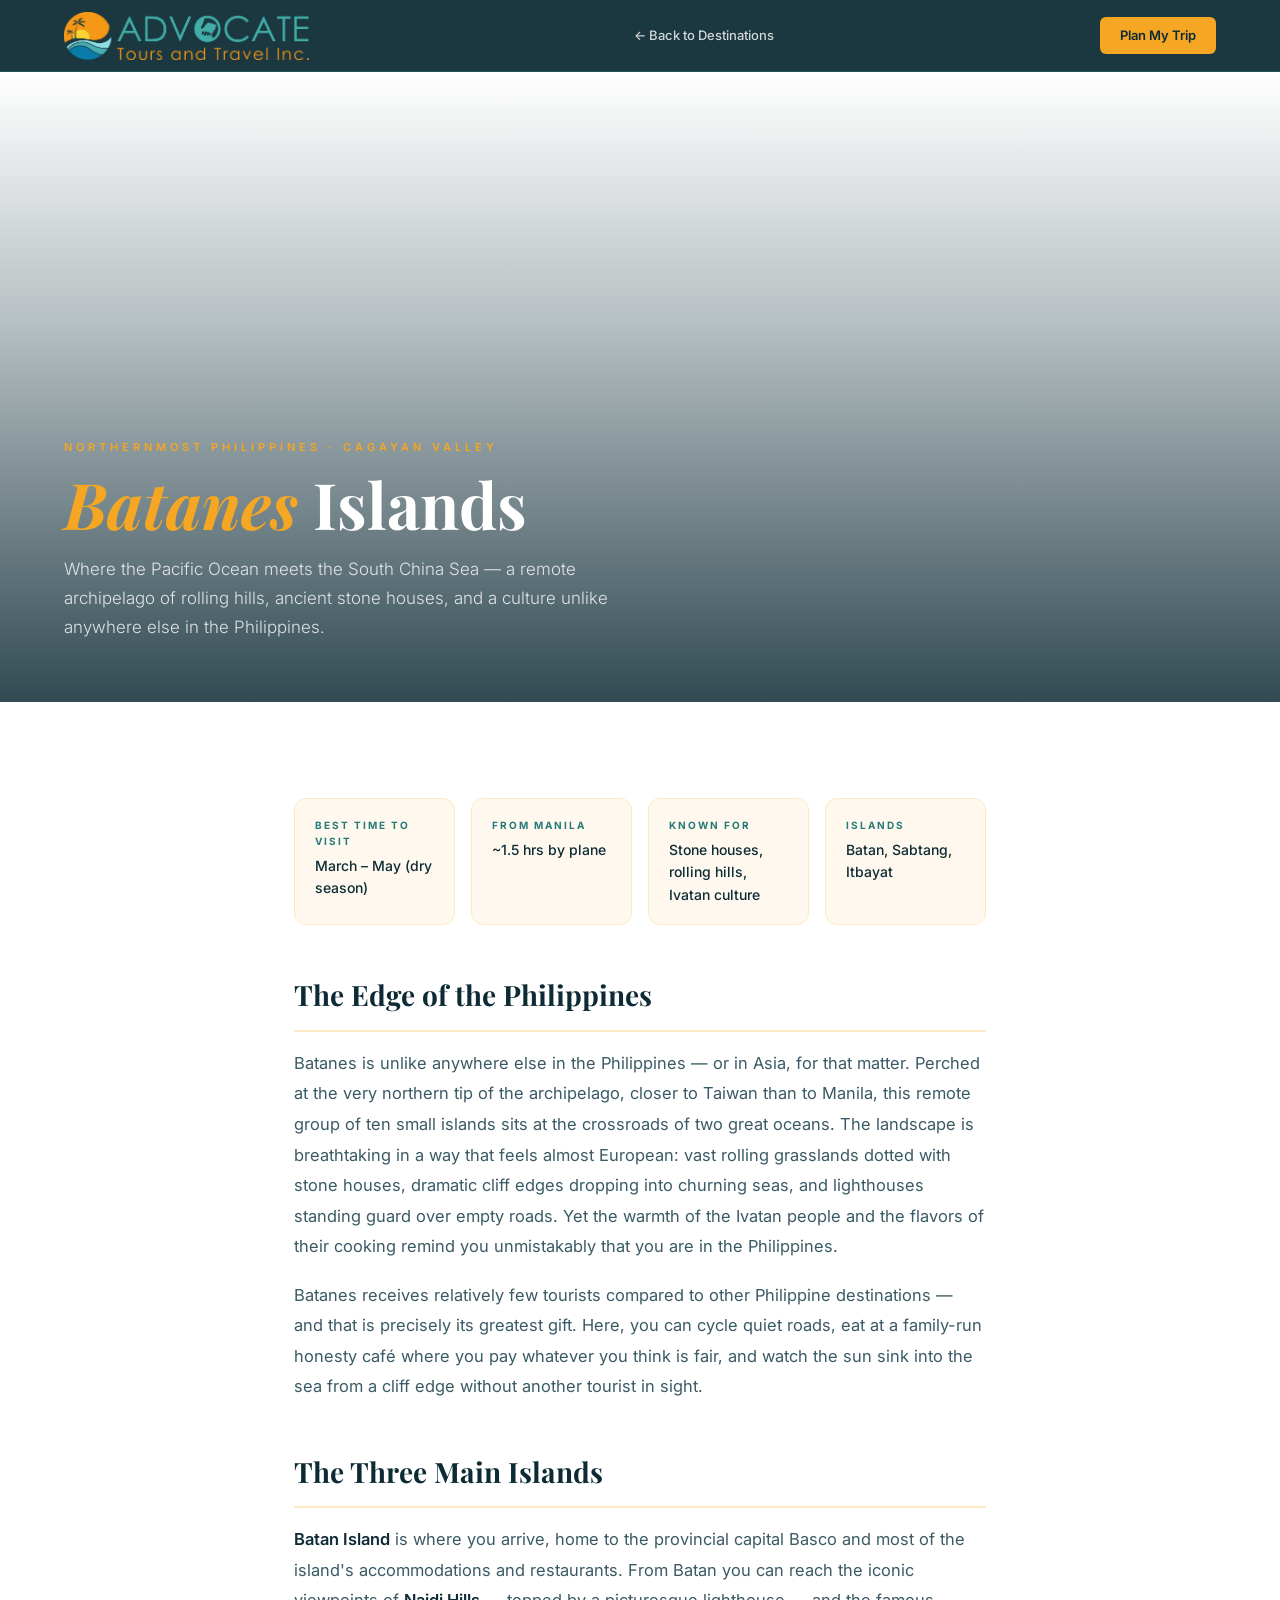
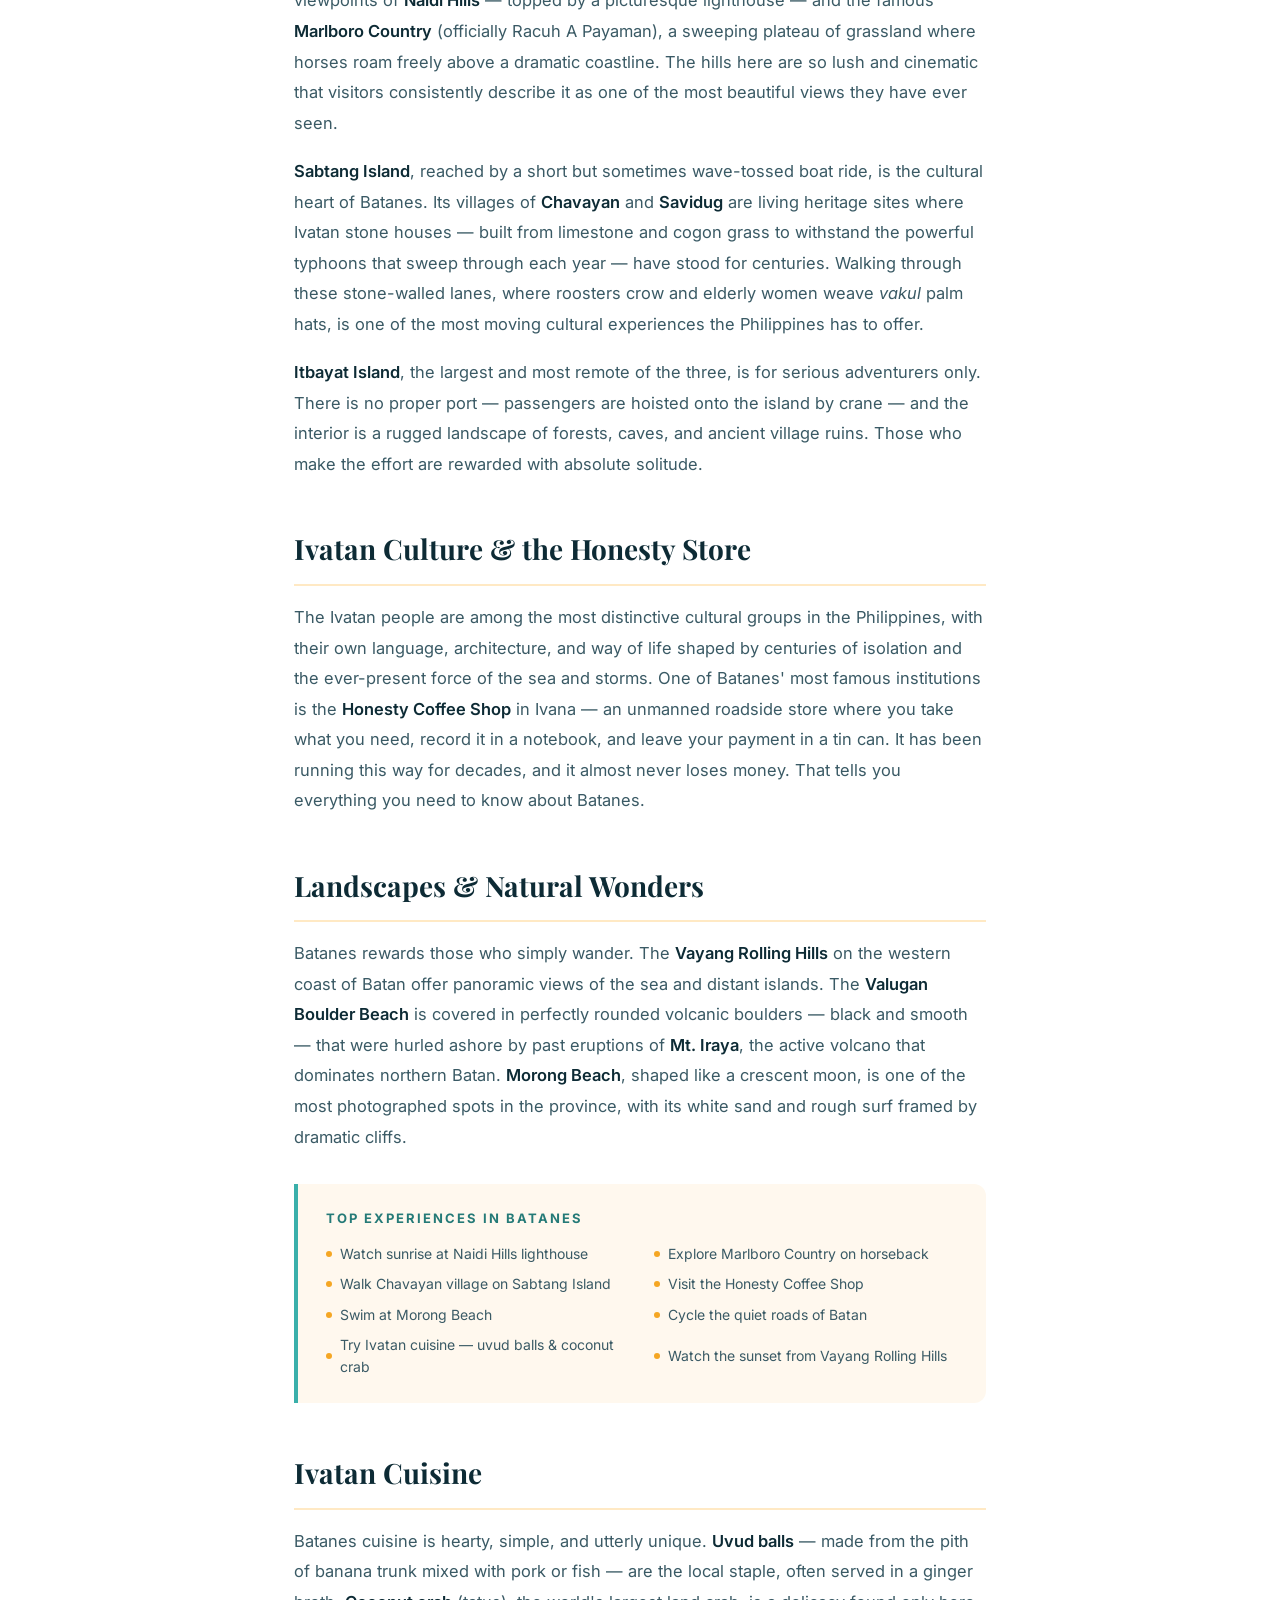
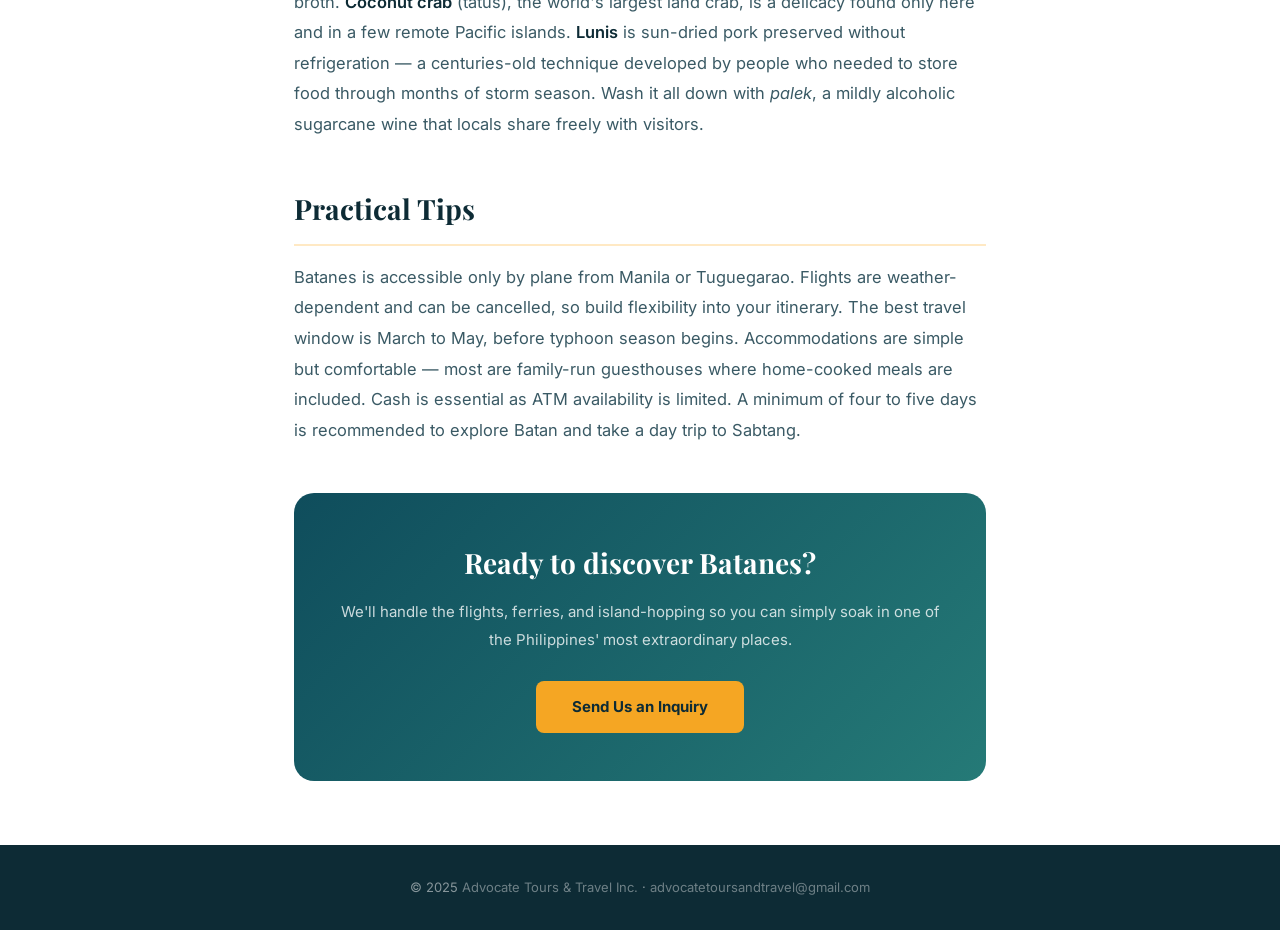
<file: batanes.html>
<!DOCTYPE html>
<html lang="en">
<head>
<meta charset="UTF-8" /><meta name="viewport" content="width=device-width, initial-scale=1.0" />
<title>Batanes – Advocate Tours & Travel</title>
<link rel="preconnect" href="https://fonts.googleapis.com" />
<link rel="preconnect" href="https://fonts.gstatic.com" crossorigin />
<link href="https://fonts.googleapis.com/css2?family=Playfair+Display:ital,wght@0,400;0,600;0,700;1,400&family=Inter:wght@300;400;500;600&display=swap" rel="stylesheet" />
<link rel="stylesheet" href="article-template.css" />
</head>
<body>
<nav>
  <div class="nav-logo"><img src="advocate-logo.png.png" alt="Advocate Tours and Travel Inc" /></div>
  <a href="index.html" class="nav-back">← Back to Destinations</a>
  <a href="index.html#book" class="nav-cta">Plan My Trip</a>
</nav>

<div class="article-hero">
  <div class="article-hero-bg" style="background-image: url('https://images.unsplash.com/photo-1597926616299-c049c838a431?w=1600&q=80&auto=format&fit=crop');"></div>
  <div class="article-hero-content">
    <p class="article-eyebrow">Northernmost Philippines · Cagayan Valley</p>
    <h1 class="article-title"><em>Batanes</em> Islands</h1>
    <p class="article-intro">Where the Pacific Ocean meets the South China Sea — a remote archipelago of rolling hills, ancient stone houses, and a culture unlike anywhere else in the Philippines.</p>
  </div>
</div>

<div class="article-body">
  <div class="info-grid">
    <div class="info-card"><div class="label">Best Time to Visit</div><div class="value">March – May (dry season)</div></div>
    <div class="info-card"><div class="label">From Manila</div><div class="value">~1.5 hrs by plane</div></div>
    <div class="info-card"><div class="label">Known For</div><div class="value">Stone houses, rolling hills, Ivatan culture</div></div>
    <div class="info-card"><div class="label">Islands</div><div class="value">Batan, Sabtang, Itbayat</div></div>
  </div>

  <h2>The Edge of the Philippines</h2>
  <p>Batanes is unlike anywhere else in the Philippines — or in Asia, for that matter. Perched at the very northern tip of the archipelago, closer to Taiwan than to Manila, this remote group of ten small islands sits at the crossroads of two great oceans. The landscape is breathtaking in a way that feels almost European: vast rolling grasslands dotted with stone houses, dramatic cliff edges dropping into churning seas, and lighthouses standing guard over empty roads. Yet the warmth of the Ivatan people and the flavors of their cooking remind you unmistakably that you are in the Philippines.</p>
  <p>Batanes receives relatively few tourists compared to other Philippine destinations — and that is precisely its greatest gift. Here, you can cycle quiet roads, eat at a family-run honesty café where you pay whatever you think is fair, and watch the sun sink into the sea from a cliff edge without another tourist in sight.</p>

  <h2>The Three Main Islands</h2>
  <p><strong>Batan Island</strong> is where you arrive, home to the provincial capital Basco and most of the island's accommodations and restaurants. From Batan you can reach the iconic viewpoints of <strong>Naidi Hills</strong> — topped by a picturesque lighthouse — and the famous <strong>Marlboro Country</strong> (officially Racuh A Payaman), a sweeping plateau of grassland where horses roam freely above a dramatic coastline. The hills here are so lush and cinematic that visitors consistently describe it as one of the most beautiful views they have ever seen.</p>
  <p><strong>Sabtang Island</strong>, reached by a short but sometimes wave-tossed boat ride, is the cultural heart of Batanes. Its villages of <strong>Chavayan</strong> and <strong>Savidug</strong> are living heritage sites where Ivatan stone houses — built from limestone and cogon grass to withstand the powerful typhoons that sweep through each year — have stood for centuries. Walking through these stone-walled lanes, where roosters crow and elderly women weave <em>vakul</em> palm hats, is one of the most moving cultural experiences the Philippines has to offer.</p>
  <p><strong>Itbayat Island</strong>, the largest and most remote of the three, is for serious adventurers only. There is no proper port — passengers are hoisted onto the island by crane — and the interior is a rugged landscape of forests, caves, and ancient village ruins. Those who make the effort are rewarded with absolute solitude.</p>

  <h2>Ivatan Culture & the Honesty Store</h2>
  <p>The Ivatan people are among the most distinctive cultural groups in the Philippines, with their own language, architecture, and way of life shaped by centuries of isolation and the ever-present force of the sea and storms. One of Batanes' most famous institutions is the <strong>Honesty Coffee Shop</strong> in Ivana — an unmanned roadside store where you take what you need, record it in a notebook, and leave your payment in a tin can. It has been running this way for decades, and it almost never loses money. That tells you everything you need to know about Batanes.</p>

  <h2>Landscapes & Natural Wonders</h2>
  <p>Batanes rewards those who simply wander. The <strong>Vayang Rolling Hills</strong> on the western coast of Batan offer panoramic views of the sea and distant islands. The <strong>Valugan Boulder Beach</strong> is covered in perfectly rounded volcanic boulders — black and smooth — that were hurled ashore by past eruptions of <strong>Mt. Iraya</strong>, the active volcano that dominates northern Batan. <strong>Morong Beach</strong>, shaped like a crescent moon, is one of the most photographed spots in the province, with its white sand and rough surf framed by dramatic cliffs.</p>

  <div class="highlights-box">
    <h3>Top Experiences in Batanes</h3>
    <ul>
      <li>Watch sunrise at Naidi Hills lighthouse</li>
      <li>Explore Marlboro Country on horseback</li>
      <li>Walk Chavayan village on Sabtang Island</li>
      <li>Visit the Honesty Coffee Shop</li>
      <li>Swim at Morong Beach</li>
      <li>Cycle the quiet roads of Batan</li>
      <li>Try Ivatan cuisine — uvud balls & coconut crab</li>
      <li>Watch the sunset from Vayang Rolling Hills</li>
    </ul>
  </div>

  <h2>Ivatan Cuisine</h2>
  <p>Batanes cuisine is hearty, simple, and utterly unique. <strong>Uvud balls</strong> — made from the pith of banana trunk mixed with pork or fish — are the local staple, often served in a ginger broth. <strong>Coconut crab</strong> (tatus), the world's largest land crab, is a delicacy found only here and in a few remote Pacific islands. <strong>Lunis</strong> is sun-dried pork preserved without refrigeration — a centuries-old technique developed by people who needed to store food through months of storm season. Wash it all down with <em>palek</em>, a mildly alcoholic sugarcane wine that locals share freely with visitors.</p>

  <h2>Practical Tips</h2>
  <p>Batanes is accessible only by plane from Manila or Tuguegarao. Flights are weather-dependent and can be cancelled, so build flexibility into your itinerary. The best travel window is March to May, before typhoon season begins. Accommodations are simple but comfortable — most are family-run guesthouses where home-cooked meals are included. Cash is essential as ATM availability is limited. A minimum of four to five days is recommended to explore Batan and take a day trip to Sabtang.</p>

  <div class="article-cta">
    <h3>Ready to discover Batanes?</h3>
    <p>We'll handle the flights, ferries, and island-hopping so you can simply soak in one of the Philippines' most extraordinary places.</p>
    <a href="index.html#book" class="btn-cta">Send Us an Inquiry</a>
  </div>
</div>

<footer><p>© 2025 <a href="index.html">Advocate Tours & Travel Inc.</a> · <a href="mailto:advocatetoursandtravel@gmail.com">advocatetoursandtravel@gmail.com</a></p></footer>
</body>
</html>
</file>
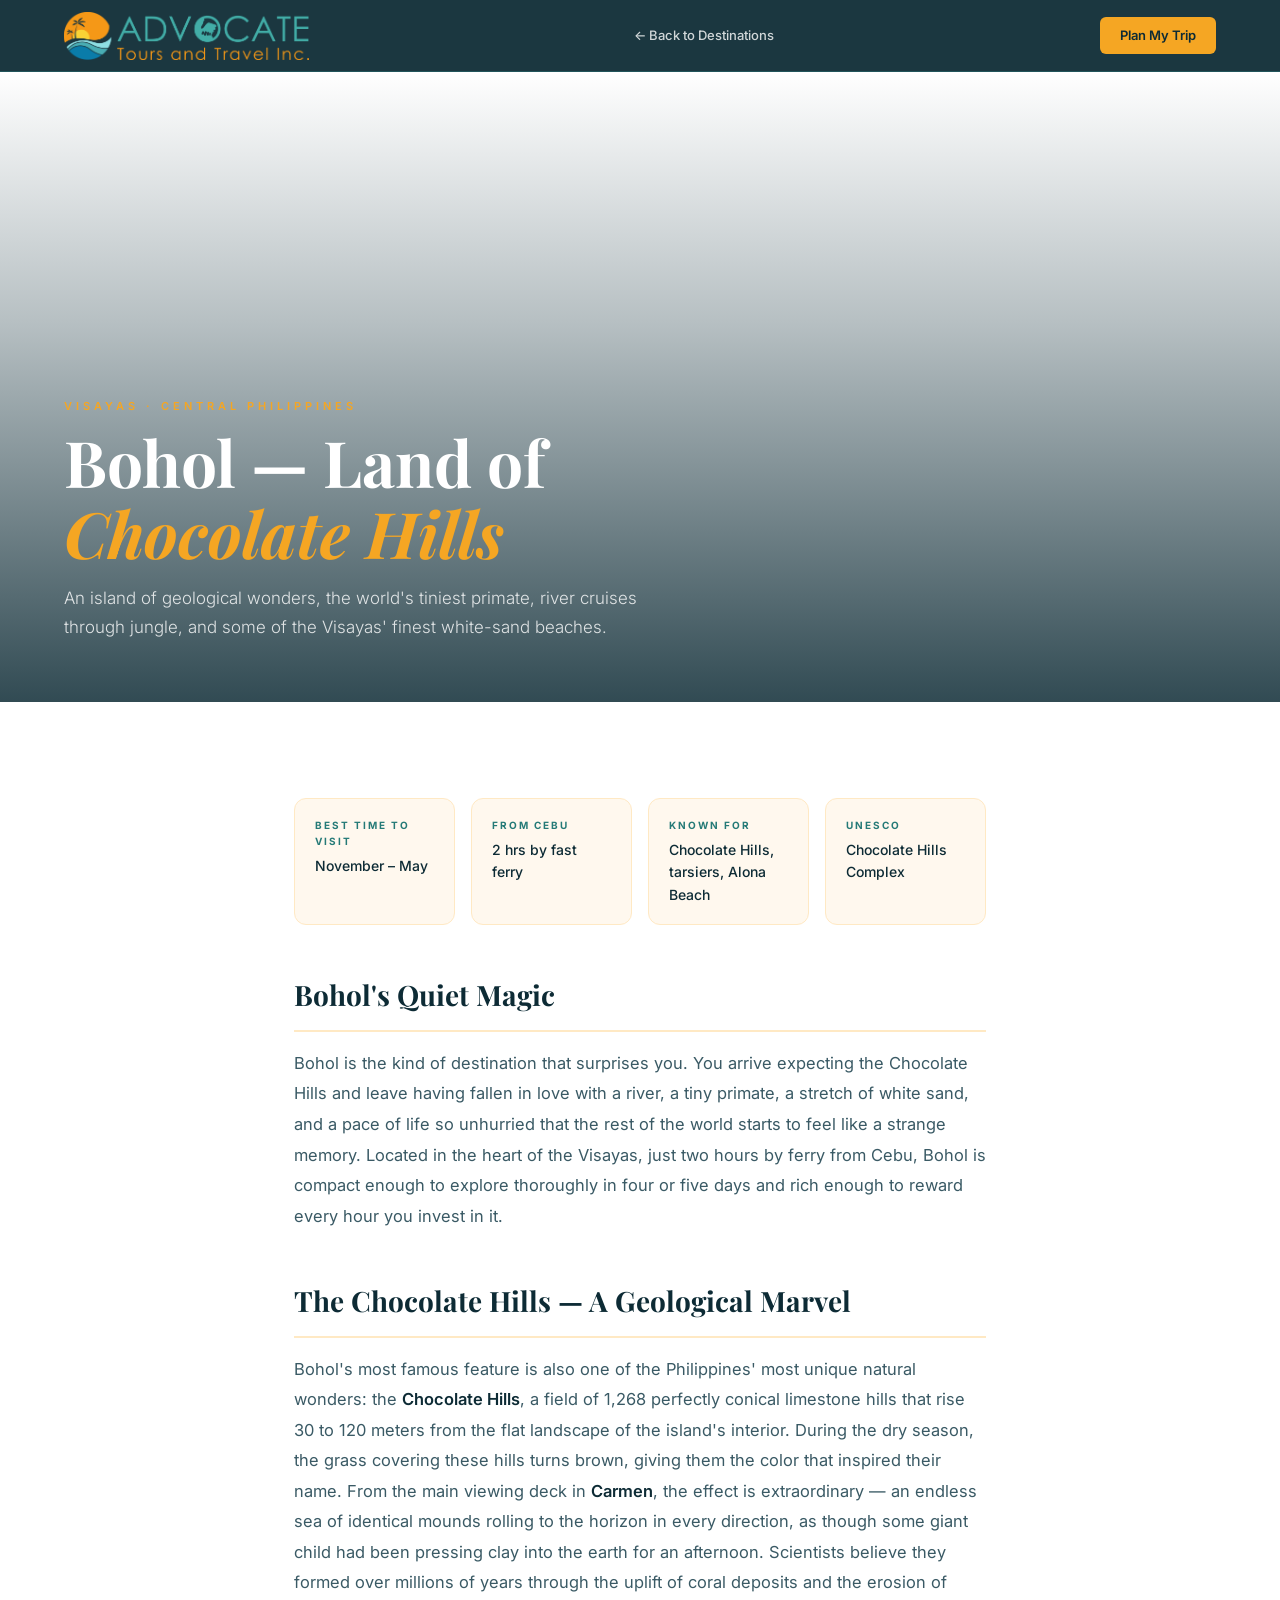
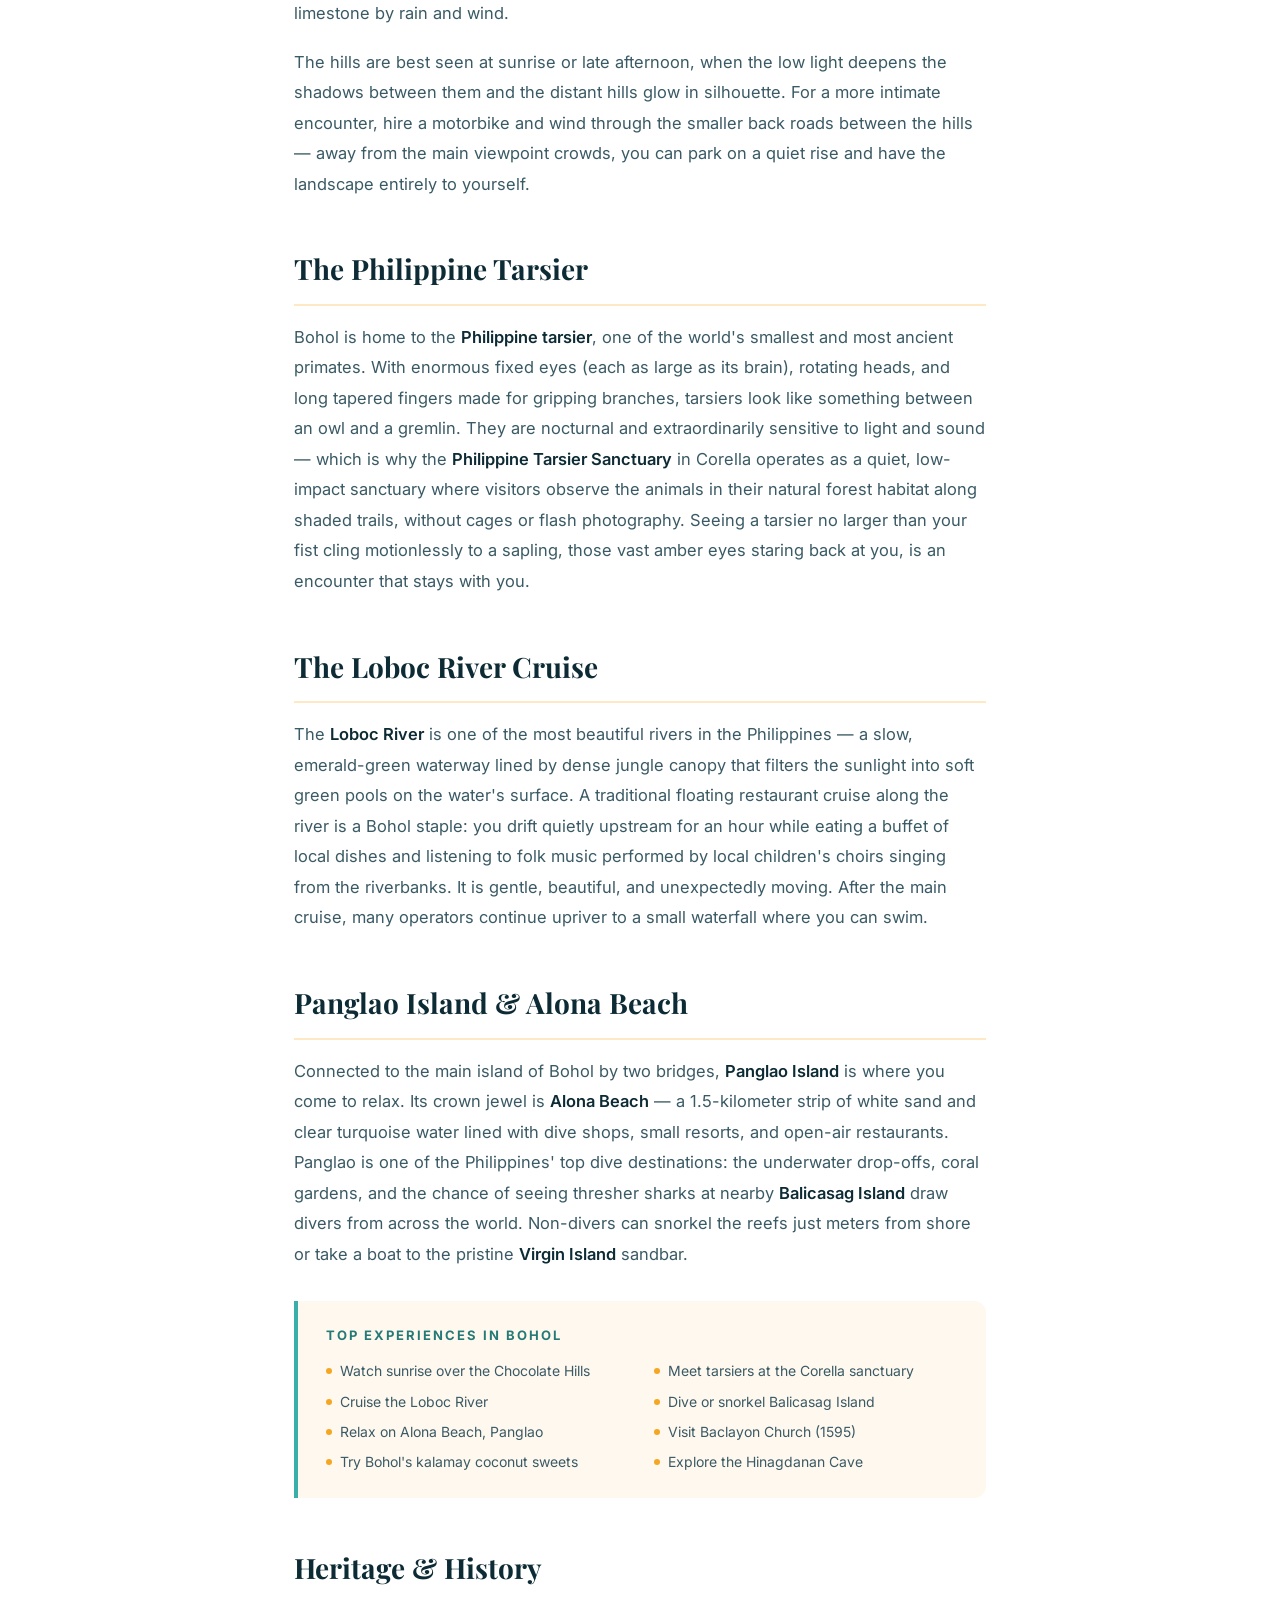
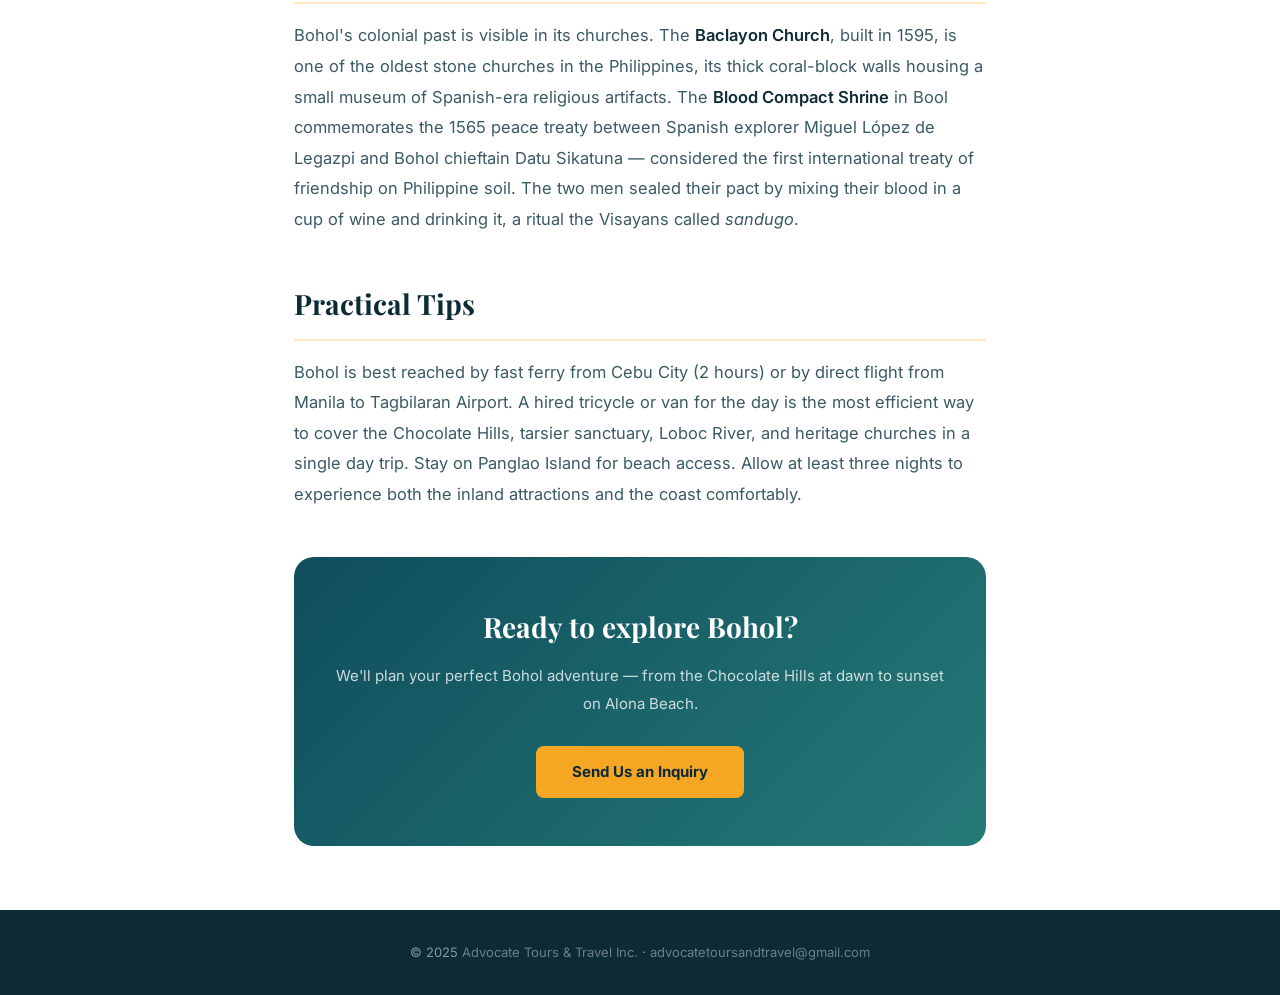
<file: bohol.html>
<!DOCTYPE html>
<html lang="en">
<head>
<meta charset="UTF-8" /><meta name="viewport" content="width=device-width, initial-scale=1.0" />
<title>Bohol – Advocate Tours & Travel</title>
<link rel="preconnect" href="https://fonts.googleapis.com" />
<link rel="preconnect" href="https://fonts.gstatic.com" crossorigin />
<link href="https://fonts.googleapis.com/css2?family=Playfair+Display:ital,wght@0,400;0,600;0,700;1,400&family=Inter:wght@300;400;500;600&display=swap" rel="stylesheet" />
<link rel="stylesheet" href="article-template.css" />
</head>
<body>
<nav>
  <div class="nav-logo"><img src="advocate-logo.png.png" alt="Advocate Tours and Travel Inc" /></div>
  <a href="index.html" class="nav-back">← Back to Destinations</a>
  <a href="index.html#book" class="nav-cta">Plan My Trip</a>
</nav>

<div class="article-hero">
  <div class="article-hero-bg" style="background-image: url('https://images.unsplash.com/photo-1515511210479-bc02c48ec763?w=1600&q=80&auto=format&fit=crop');"></div>
  <div class="article-hero-content">
    <p class="article-eyebrow">Visayas · Central Philippines</p>
    <h1 class="article-title">Bohol — Land of<br><em>Chocolate Hills</em></h1>
    <p class="article-intro">An island of geological wonders, the world's tiniest primate, river cruises through jungle, and some of the Visayas' finest white-sand beaches.</p>
  </div>
</div>

<div class="article-body">
  <div class="info-grid">
    <div class="info-card"><div class="label">Best Time to Visit</div><div class="value">November – May</div></div>
    <div class="info-card"><div class="label">From Cebu</div><div class="value">2 hrs by fast ferry</div></div>
    <div class="info-card"><div class="label">Known For</div><div class="value">Chocolate Hills, tarsiers, Alona Beach</div></div>
    <div class="info-card"><div class="label">UNESCO</div><div class="value">Chocolate Hills Complex</div></div>
  </div>

  <h2>Bohol's Quiet Magic</h2>
  <p>Bohol is the kind of destination that surprises you. You arrive expecting the Chocolate Hills and leave having fallen in love with a river, a tiny primate, a stretch of white sand, and a pace of life so unhurried that the rest of the world starts to feel like a strange memory. Located in the heart of the Visayas, just two hours by ferry from Cebu, Bohol is compact enough to explore thoroughly in four or five days and rich enough to reward every hour you invest in it.</p>

  <h2>The Chocolate Hills — A Geological Marvel</h2>
  <p>Bohol's most famous feature is also one of the Philippines' most unique natural wonders: the <strong>Chocolate Hills</strong>, a field of 1,268 perfectly conical limestone hills that rise 30 to 120 meters from the flat landscape of the island's interior. During the dry season, the grass covering these hills turns brown, giving them the color that inspired their name. From the main viewing deck in <strong>Carmen</strong>, the effect is extraordinary — an endless sea of identical mounds rolling to the horizon in every direction, as though some giant child had been pressing clay into the earth for an afternoon. Scientists believe they formed over millions of years through the uplift of coral deposits and the erosion of limestone by rain and wind.</p>
  <p>The hills are best seen at sunrise or late afternoon, when the low light deepens the shadows between them and the distant hills glow in silhouette. For a more intimate encounter, hire a motorbike and wind through the smaller back roads between the hills — away from the main viewpoint crowds, you can park on a quiet rise and have the landscape entirely to yourself.</p>

  <h2>The Philippine Tarsier</h2>
  <p>Bohol is home to the <strong>Philippine tarsier</strong>, one of the world's smallest and most ancient primates. With enormous fixed eyes (each as large as its brain), rotating heads, and long tapered fingers made for gripping branches, tarsiers look like something between an owl and a gremlin. They are nocturnal and extraordinarily sensitive to light and sound — which is why the <strong>Philippine Tarsier Sanctuary</strong> in Corella operates as a quiet, low-impact sanctuary where visitors observe the animals in their natural forest habitat along shaded trails, without cages or flash photography. Seeing a tarsier no larger than your fist cling motionlessly to a sapling, those vast amber eyes staring back at you, is an encounter that stays with you.</p>

  <h2>The Loboc River Cruise</h2>
  <p>The <strong>Loboc River</strong> is one of the most beautiful rivers in the Philippines — a slow, emerald-green waterway lined by dense jungle canopy that filters the sunlight into soft green pools on the water's surface. A traditional floating restaurant cruise along the river is a Bohol staple: you drift quietly upstream for an hour while eating a buffet of local dishes and listening to folk music performed by local children's choirs singing from the riverbanks. It is gentle, beautiful, and unexpectedly moving. After the main cruise, many operators continue upriver to a small waterfall where you can swim.</p>

  <h2>Panglao Island & Alona Beach</h2>
  <p>Connected to the main island of Bohol by two bridges, <strong>Panglao Island</strong> is where you come to relax. Its crown jewel is <strong>Alona Beach</strong> — a 1.5-kilometer strip of white sand and clear turquoise water lined with dive shops, small resorts, and open-air restaurants. Panglao is one of the Philippines' top dive destinations: the underwater drop-offs, coral gardens, and the chance of seeing thresher sharks at nearby <strong>Balicasag Island</strong> draw divers from across the world. Non-divers can snorkel the reefs just meters from shore or take a boat to the pristine <strong>Virgin Island</strong> sandbar.</p>

  <div class="highlights-box">
    <h3>Top Experiences in Bohol</h3>
    <ul>
      <li>Watch sunrise over the Chocolate Hills</li>
      <li>Meet tarsiers at the Corella sanctuary</li>
      <li>Cruise the Loboc River</li>
      <li>Dive or snorkel Balicasag Island</li>
      <li>Relax on Alona Beach, Panglao</li>
      <li>Visit Baclayon Church (1595)</li>
      <li>Try Bohol's kalamay coconut sweets</li>
      <li>Explore the Hinagdanan Cave</li>
    </ul>
  </div>

  <h2>Heritage & History</h2>
  <p>Bohol's colonial past is visible in its churches. The <strong>Baclayon Church</strong>, built in 1595, is one of the oldest stone churches in the Philippines, its thick coral-block walls housing a small museum of Spanish-era religious artifacts. The <strong>Blood Compact Shrine</strong> in Bool commemorates the 1565 peace treaty between Spanish explorer Miguel López de Legazpi and Bohol chieftain Datu Sikatuna — considered the first international treaty of friendship on Philippine soil. The two men sealed their pact by mixing their blood in a cup of wine and drinking it, a ritual the Visayans called <em>sandugo</em>.</p>

  <h2>Practical Tips</h2>
  <p>Bohol is best reached by fast ferry from Cebu City (2 hours) or by direct flight from Manila to Tagbilaran Airport. A hired tricycle or van for the day is the most efficient way to cover the Chocolate Hills, tarsier sanctuary, Loboc River, and heritage churches in a single day trip. Stay on Panglao Island for beach access. Allow at least three nights to experience both the inland attractions and the coast comfortably.</p>

  <div class="article-cta">
    <h3>Ready to explore Bohol?</h3>
    <p>We'll plan your perfect Bohol adventure — from the Chocolate Hills at dawn to sunset on Alona Beach.</p>
    <a href="index.html#book" class="btn-cta">Send Us an Inquiry</a>
  </div>
</div>

<footer><p>© 2025 <a href="index.html">Advocate Tours & Travel Inc.</a> · <a href="mailto:advocatetoursandtravel@gmail.com">advocatetoursandtravel@gmail.com</a></p></footer>
</body>
</html>
</file>
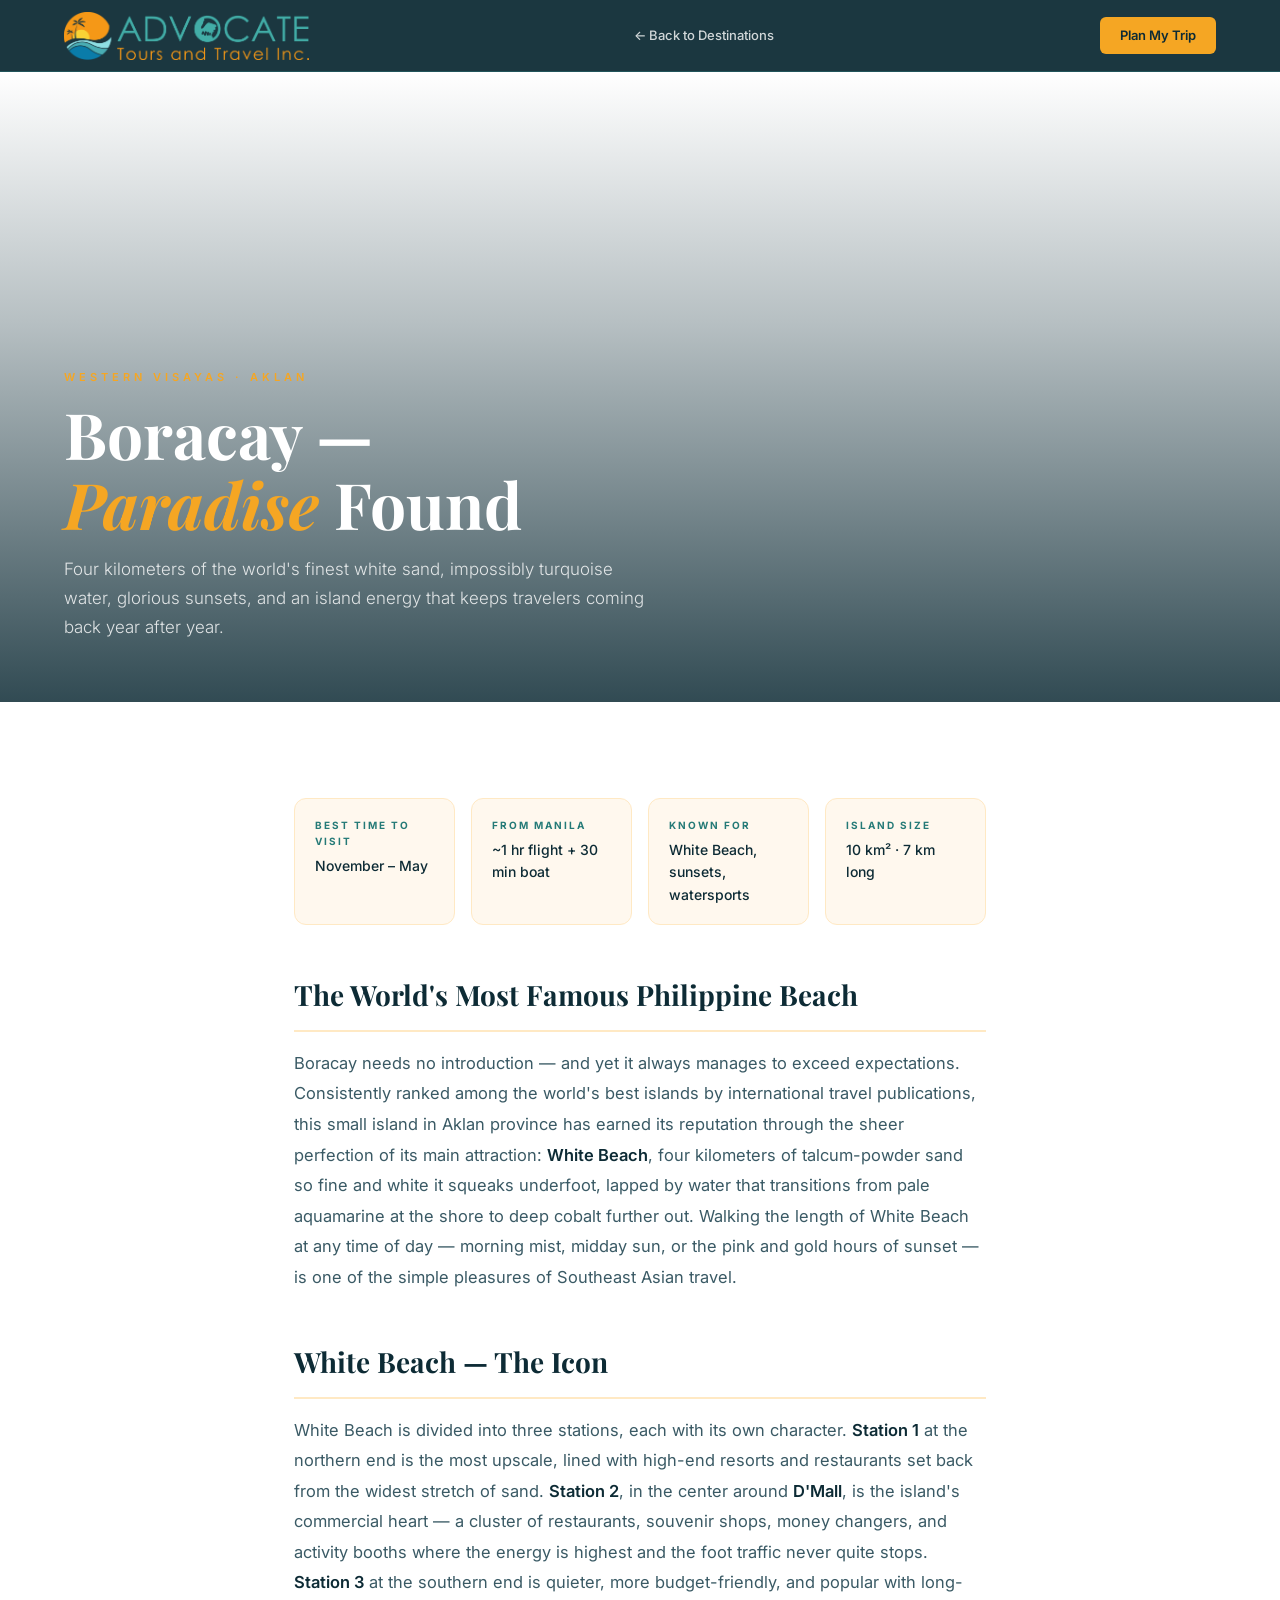
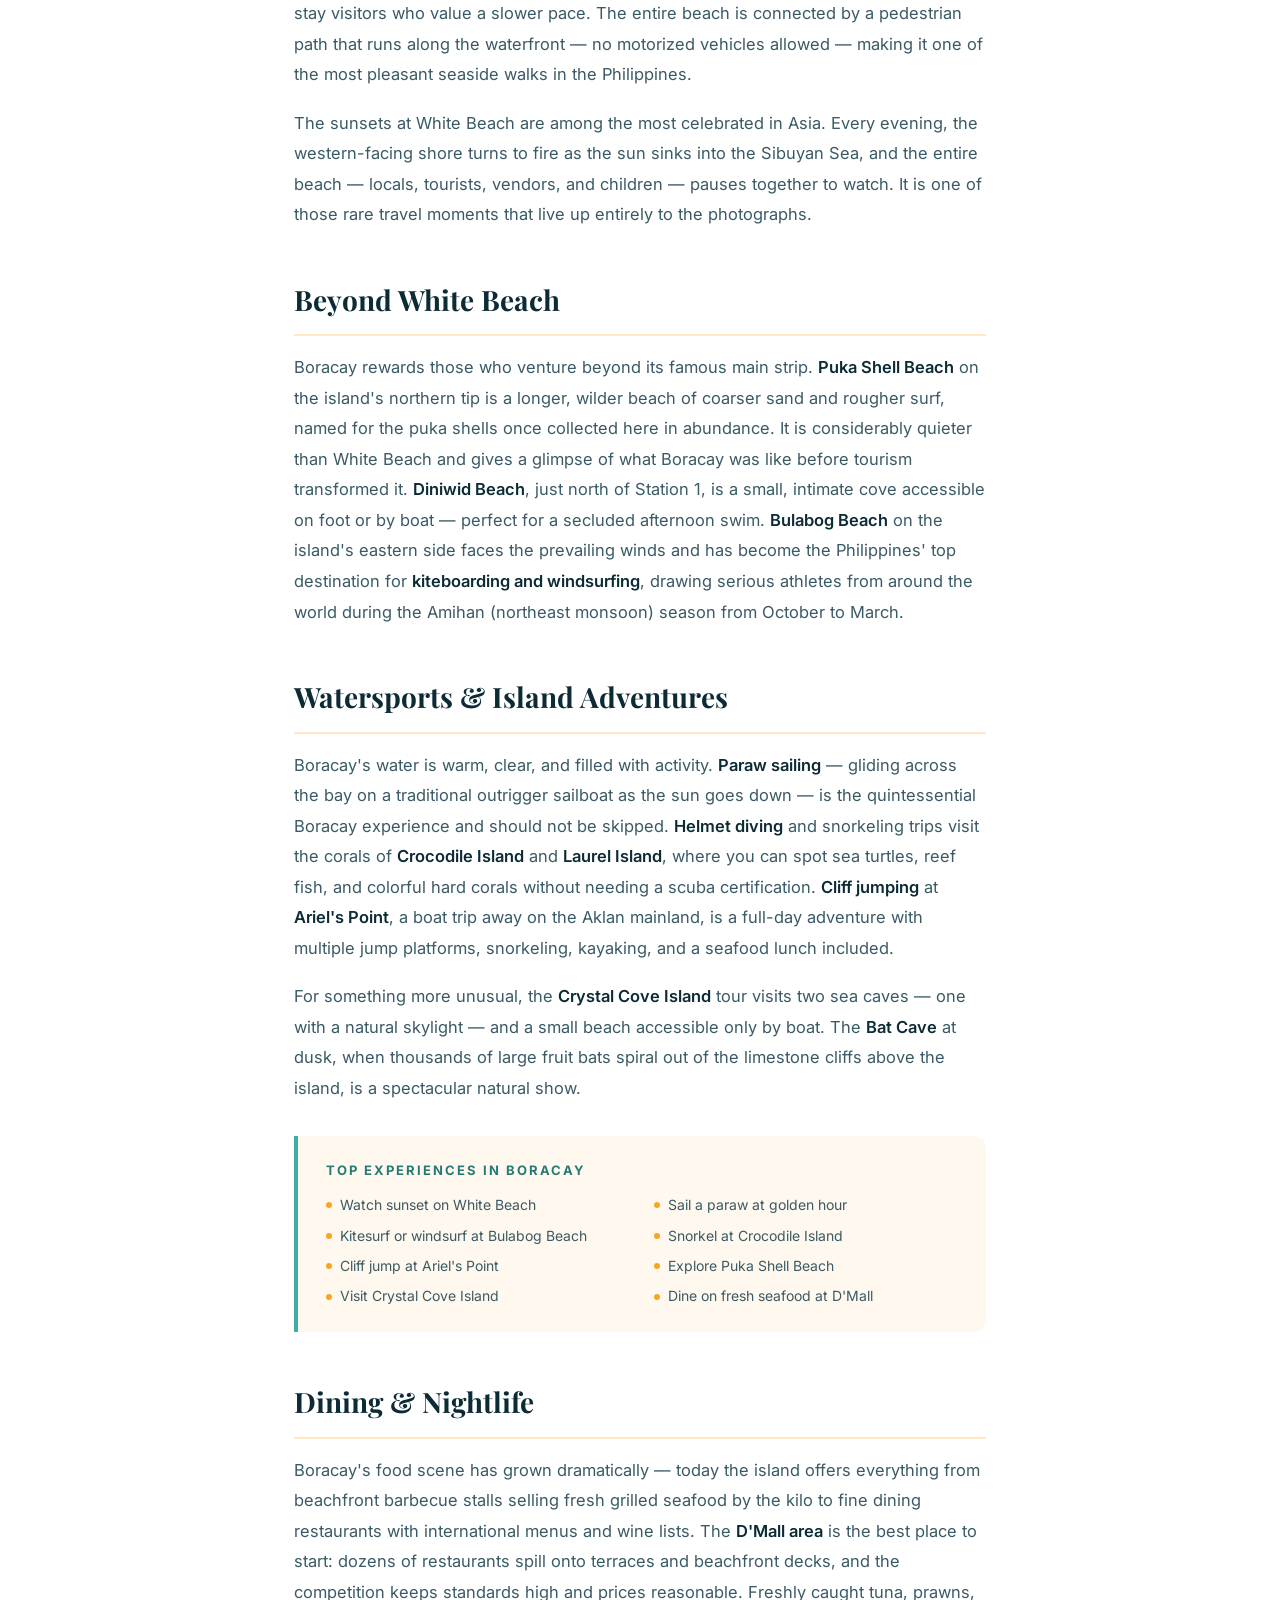
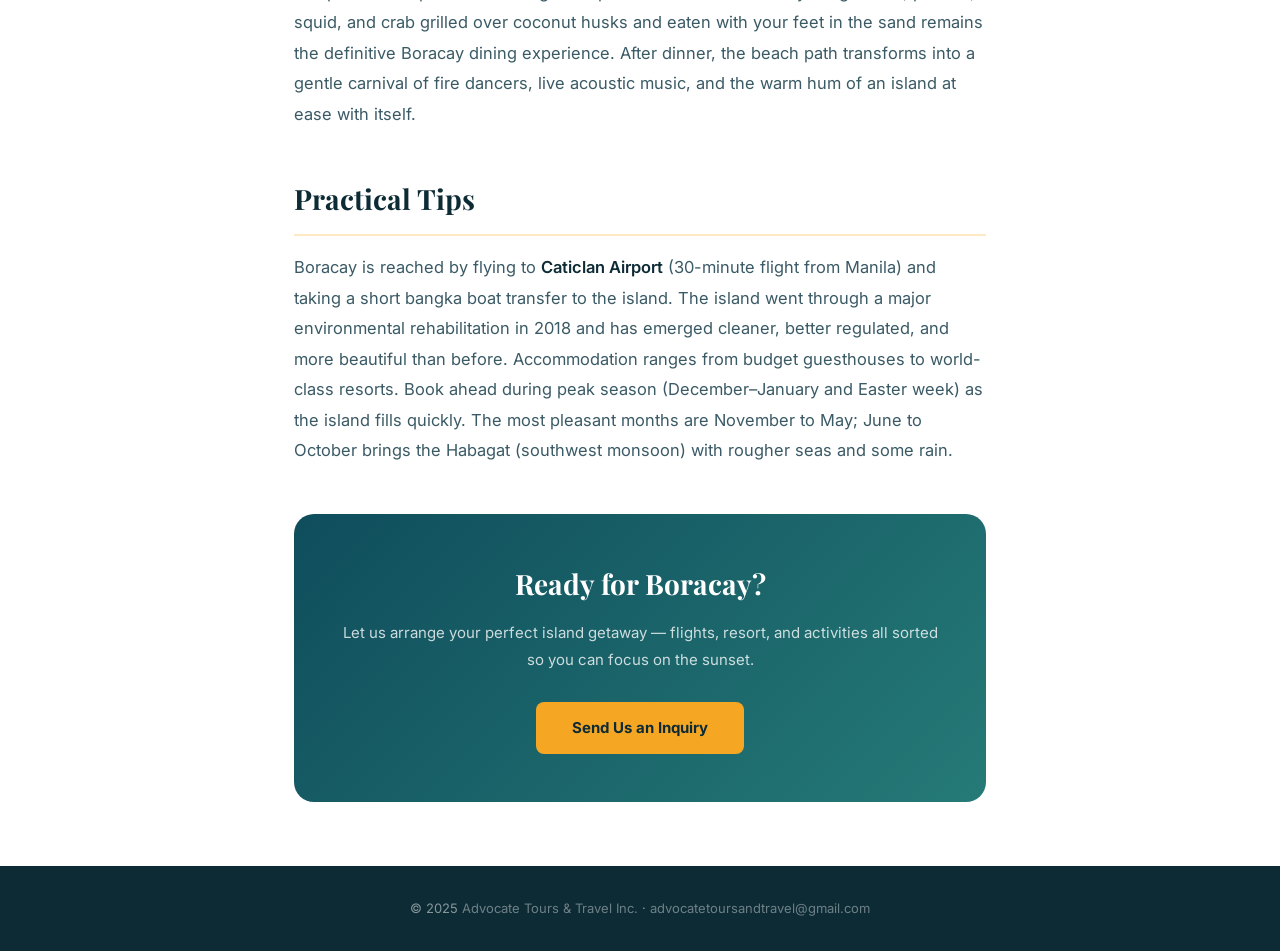
<file: boracay.html>
<!DOCTYPE html>
<html lang="en">
<head>
<meta charset="UTF-8" /><meta name="viewport" content="width=device-width, initial-scale=1.0" />
<title>Boracay – Advocate Tours & Travel</title>
<link rel="preconnect" href="https://fonts.googleapis.com" />
<link rel="preconnect" href="https://fonts.gstatic.com" crossorigin />
<link href="https://fonts.googleapis.com/css2?family=Playfair+Display:ital,wght@0,400;0,600;0,700;1,400&family=Inter:wght@300;400;500;600&display=swap" rel="stylesheet" />
<link rel="stylesheet" href="article-template.css" />
</head>
<body>
<nav>
  <div class="nav-logo"><img src="advocate-logo.png.png" alt="Advocate Tours and Travel Inc" /></div>
  <a href="index.html" class="nav-back">← Back to Destinations</a>
  <a href="index.html#book" class="nav-cta">Plan My Trip</a>
</nav>

<div class="article-hero">
  <div class="article-hero-bg" style="background-image: url('https://images.unsplash.com/photo-1553195029-754fbd369560?w=1600&q=80&auto=format&fit=crop');"></div>
  <div class="article-hero-content">
    <p class="article-eyebrow">Western Visayas · Aklan</p>
    <h1 class="article-title">Boracay —<br><em>Paradise</em> Found</h1>
    <p class="article-intro">Four kilometers of the world's finest white sand, impossibly turquoise water, glorious sunsets, and an island energy that keeps travelers coming back year after year.</p>
  </div>
</div>

<div class="article-body">
  <div class="info-grid">
    <div class="info-card"><div class="label">Best Time to Visit</div><div class="value">November – May</div></div>
    <div class="info-card"><div class="label">From Manila</div><div class="value">~1 hr flight + 30 min boat</div></div>
    <div class="info-card"><div class="label">Known For</div><div class="value">White Beach, sunsets, watersports</div></div>
    <div class="info-card"><div class="label">Island Size</div><div class="value">10 km² · 7 km long</div></div>
  </div>

  <h2>The World's Most Famous Philippine Beach</h2>
  <p>Boracay needs no introduction — and yet it always manages to exceed expectations. Consistently ranked among the world's best islands by international travel publications, this small island in Aklan province has earned its reputation through the sheer perfection of its main attraction: <strong>White Beach</strong>, four kilometers of talcum-powder sand so fine and white it squeaks underfoot, lapped by water that transitions from pale aquamarine at the shore to deep cobalt further out. Walking the length of White Beach at any time of day — morning mist, midday sun, or the pink and gold hours of sunset — is one of the simple pleasures of Southeast Asian travel.</p>

  <h2>White Beach — The Icon</h2>
  <p>White Beach is divided into three stations, each with its own character. <strong>Station 1</strong> at the northern end is the most upscale, lined with high-end resorts and restaurants set back from the widest stretch of sand. <strong>Station 2</strong>, in the center around <strong>D'Mall</strong>, is the island's commercial heart — a cluster of restaurants, souvenir shops, money changers, and activity booths where the energy is highest and the foot traffic never quite stops. <strong>Station 3</strong> at the southern end is quieter, more budget-friendly, and popular with long-stay visitors who value a slower pace. The entire beach is connected by a pedestrian path that runs along the waterfront — no motorized vehicles allowed — making it one of the most pleasant seaside walks in the Philippines.</p>
  <p>The sunsets at White Beach are among the most celebrated in Asia. Every evening, the western-facing shore turns to fire as the sun sinks into the Sibuyan Sea, and the entire beach — locals, tourists, vendors, and children — pauses together to watch. It is one of those rare travel moments that live up entirely to the photographs.</p>

  <h2>Beyond White Beach</h2>
  <p>Boracay rewards those who venture beyond its famous main strip. <strong>Puka Shell Beach</strong> on the island's northern tip is a longer, wilder beach of coarser sand and rougher surf, named for the puka shells once collected here in abundance. It is considerably quieter than White Beach and gives a glimpse of what Boracay was like before tourism transformed it. <strong>Diniwid Beach</strong>, just north of Station 1, is a small, intimate cove accessible on foot or by boat — perfect for a secluded afternoon swim. <strong>Bulabog Beach</strong> on the island's eastern side faces the prevailing winds and has become the Philippines' top destination for <strong>kiteboarding and windsurfing</strong>, drawing serious athletes from around the world during the Amihan (northeast monsoon) season from October to March.</p>

  <h2>Watersports & Island Adventures</h2>
  <p>Boracay's water is warm, clear, and filled with activity. <strong>Paraw sailing</strong> — gliding across the bay on a traditional outrigger sailboat as the sun goes down — is the quintessential Boracay experience and should not be skipped. <strong>Helmet diving</strong> and snorkeling trips visit the corals of <strong>Crocodile Island</strong> and <strong>Laurel Island</strong>, where you can spot sea turtles, reef fish, and colorful hard corals without needing a scuba certification. <strong>Cliff jumping</strong> at <strong>Ariel's Point</strong>, a boat trip away on the Aklan mainland, is a full-day adventure with multiple jump platforms, snorkeling, kayaking, and a seafood lunch included.</p>
  <p>For something more unusual, the <strong>Crystal Cove Island</strong> tour visits two sea caves — one with a natural skylight — and a small beach accessible only by boat. The <strong>Bat Cave</strong> at dusk, when thousands of large fruit bats spiral out of the limestone cliffs above the island, is a spectacular natural show.</p>

  <div class="highlights-box">
    <h3>Top Experiences in Boracay</h3>
    <ul>
      <li>Watch sunset on White Beach</li>
      <li>Sail a paraw at golden hour</li>
      <li>Kitesurf or windsurf at Bulabog Beach</li>
      <li>Snorkel at Crocodile Island</li>
      <li>Cliff jump at Ariel's Point</li>
      <li>Explore Puka Shell Beach</li>
      <li>Visit Crystal Cove Island</li>
      <li>Dine on fresh seafood at D'Mall</li>
    </ul>
  </div>

  <h2>Dining & Nightlife</h2>
  <p>Boracay's food scene has grown dramatically — today the island offers everything from beachfront barbecue stalls selling fresh grilled seafood by the kilo to fine dining restaurants with international menus and wine lists. The <strong>D'Mall area</strong> is the best place to start: dozens of restaurants spill onto terraces and beachfront decks, and the competition keeps standards high and prices reasonable. Freshly caught tuna, prawns, squid, and crab grilled over coconut husks and eaten with your feet in the sand remains the definitive Boracay dining experience. After dinner, the beach path transforms into a gentle carnival of fire dancers, live acoustic music, and the warm hum of an island at ease with itself.</p>

  <h2>Practical Tips</h2>
  <p>Boracay is reached by flying to <strong>Caticlan Airport</strong> (30-minute flight from Manila) and taking a short bangka boat transfer to the island. The island went through a major environmental rehabilitation in 2018 and has emerged cleaner, better regulated, and more beautiful than before. Accommodation ranges from budget guesthouses to world-class resorts. Book ahead during peak season (December–January and Easter week) as the island fills quickly. The most pleasant months are November to May; June to October brings the Habagat (southwest monsoon) with rougher seas and some rain.</p>

  <div class="article-cta">
    <h3>Ready for Boracay?</h3>
    <p>Let us arrange your perfect island getaway — flights, resort, and activities all sorted so you can focus on the sunset.</p>
    <a href="index.html#book" class="btn-cta">Send Us an Inquiry</a>
  </div>
</div>

<footer><p>© 2025 <a href="index.html">Advocate Tours & Travel Inc.</a> · <a href="mailto:advocatetoursandtravel@gmail.com">advocatetoursandtravel@gmail.com</a></p></footer>
</body>
</html>
</file>
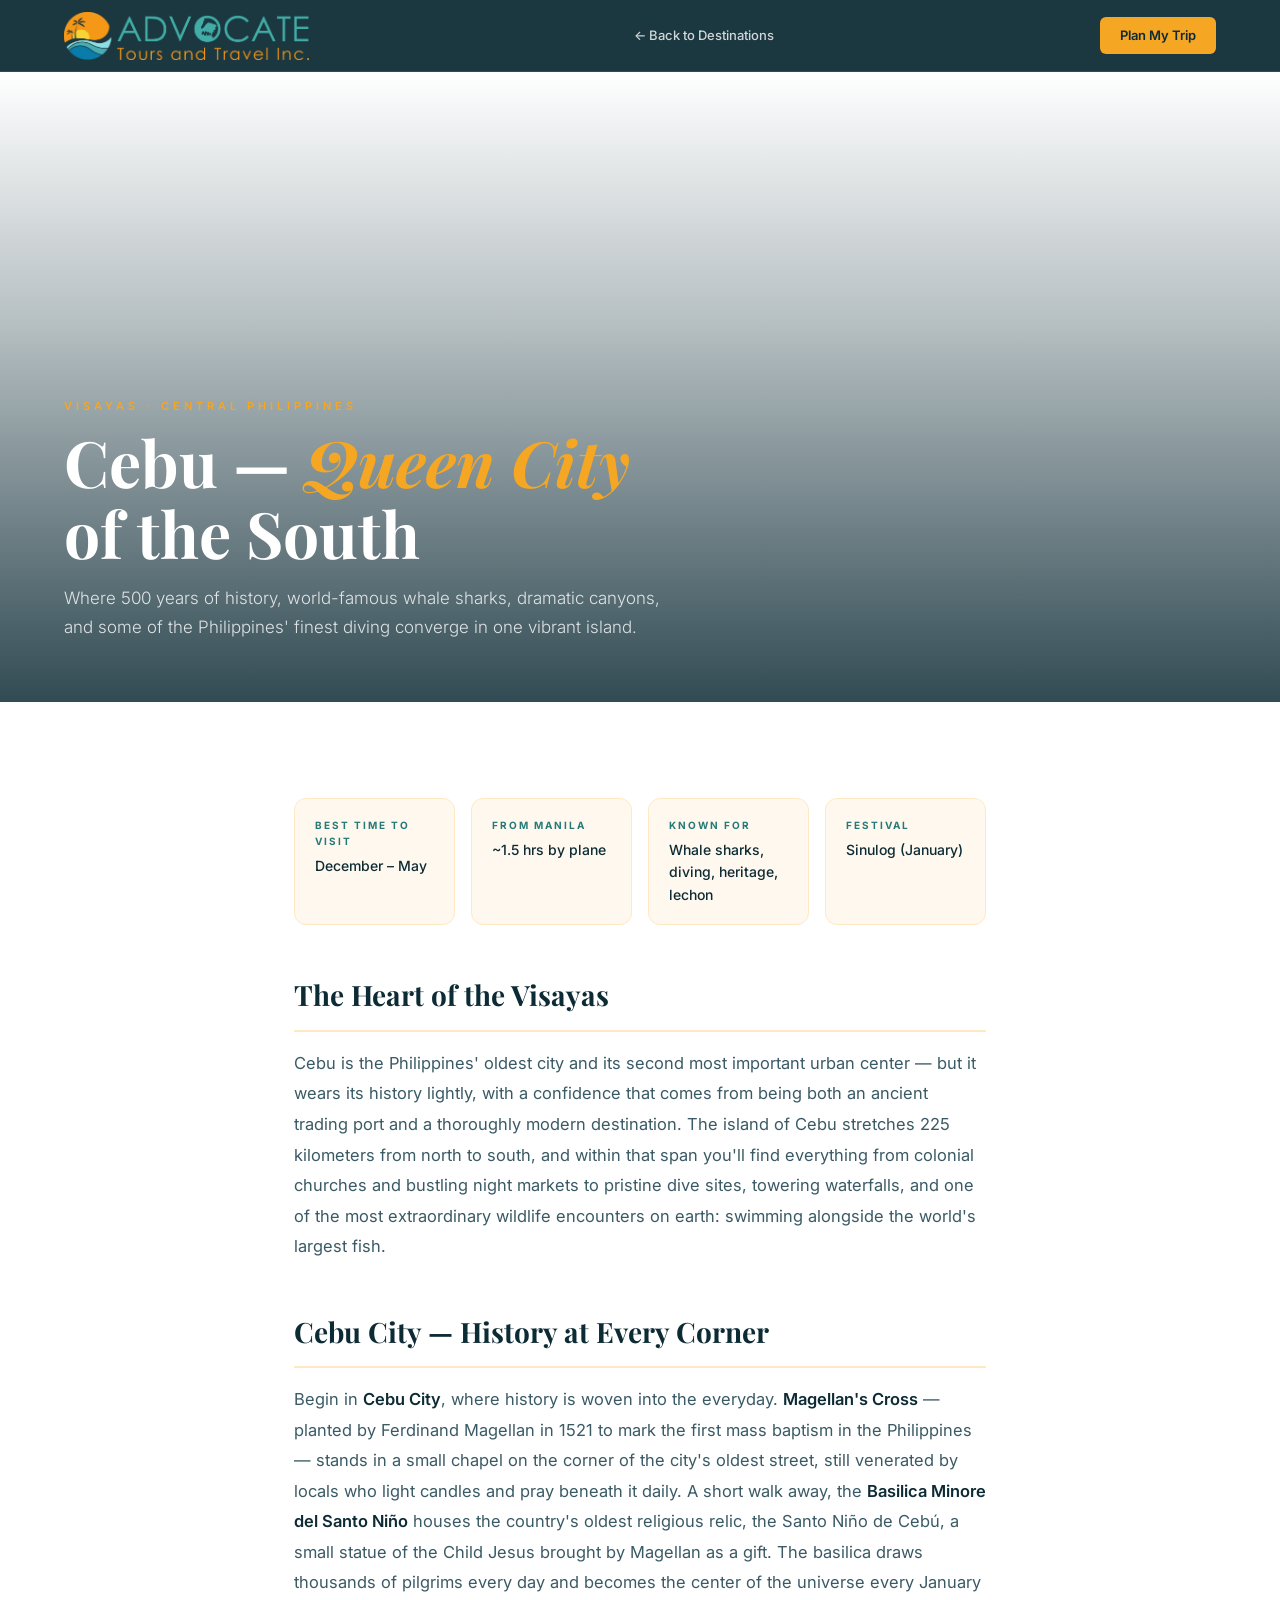
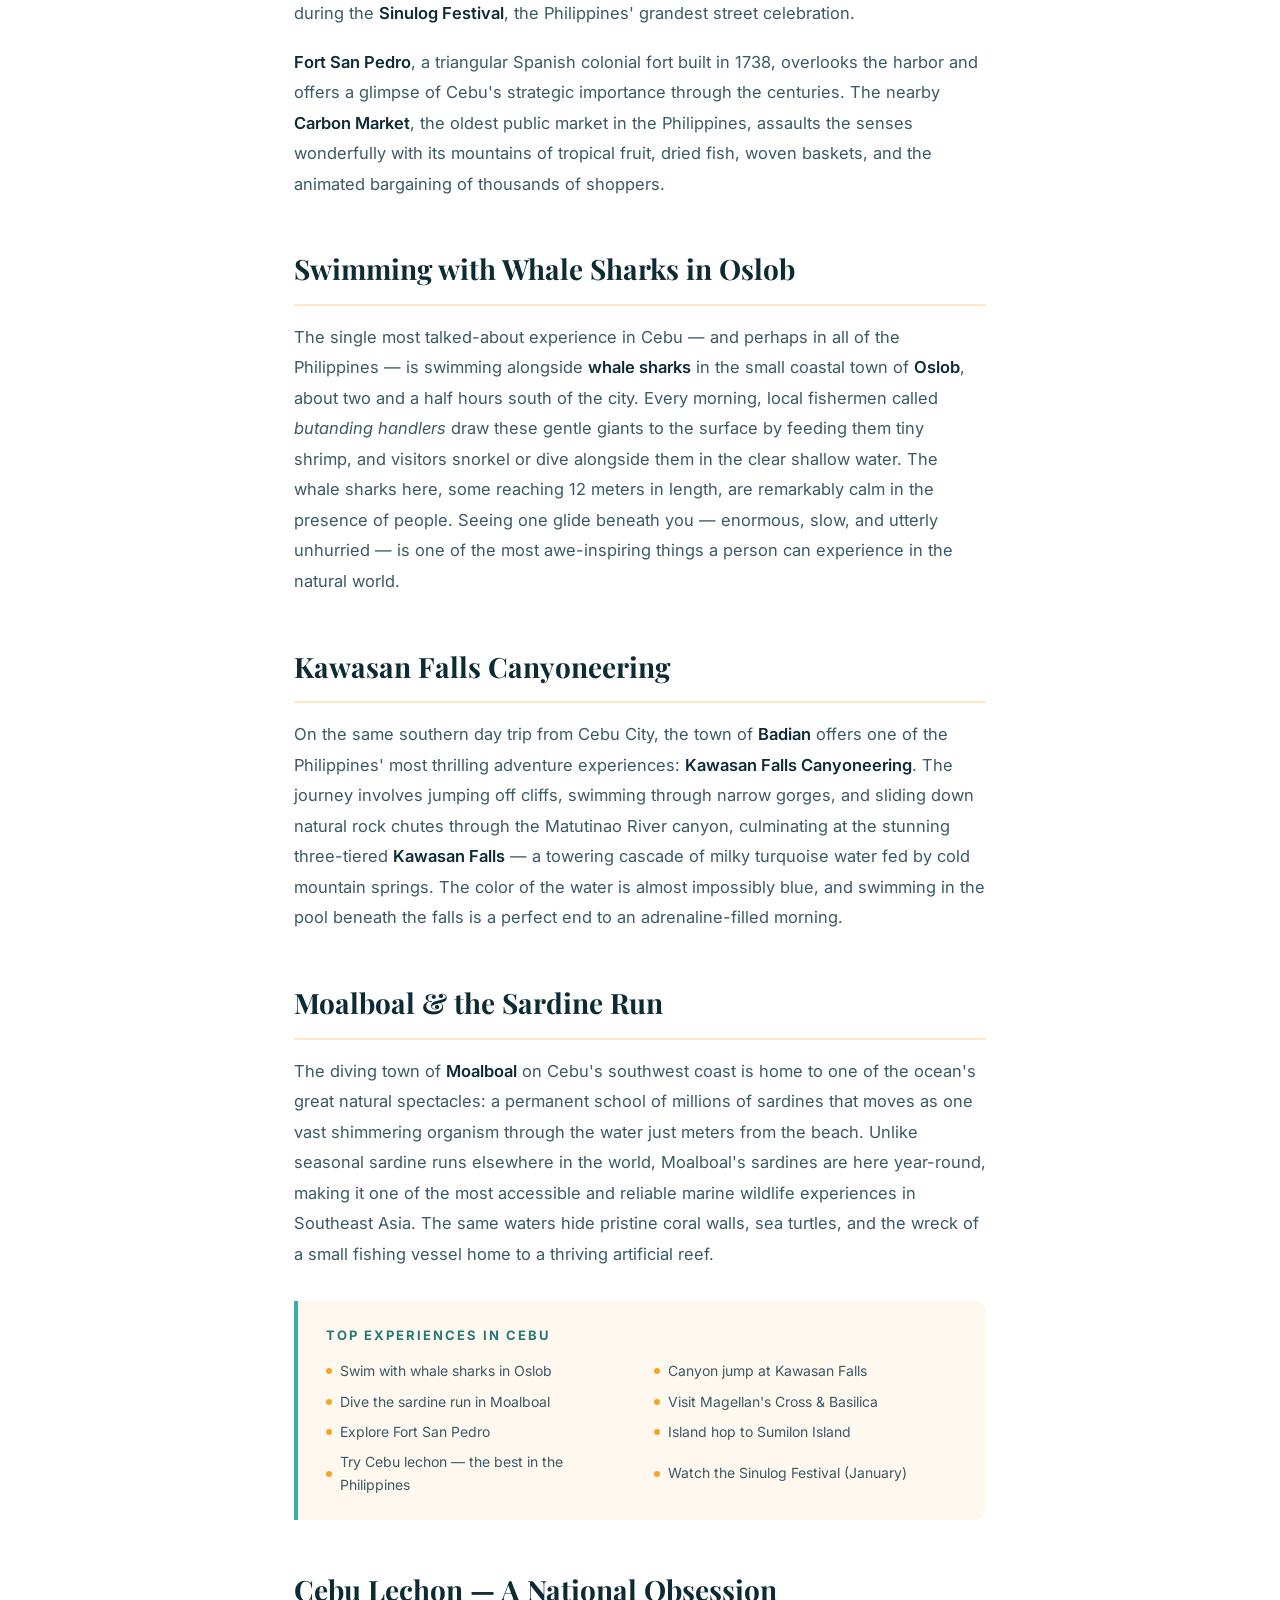
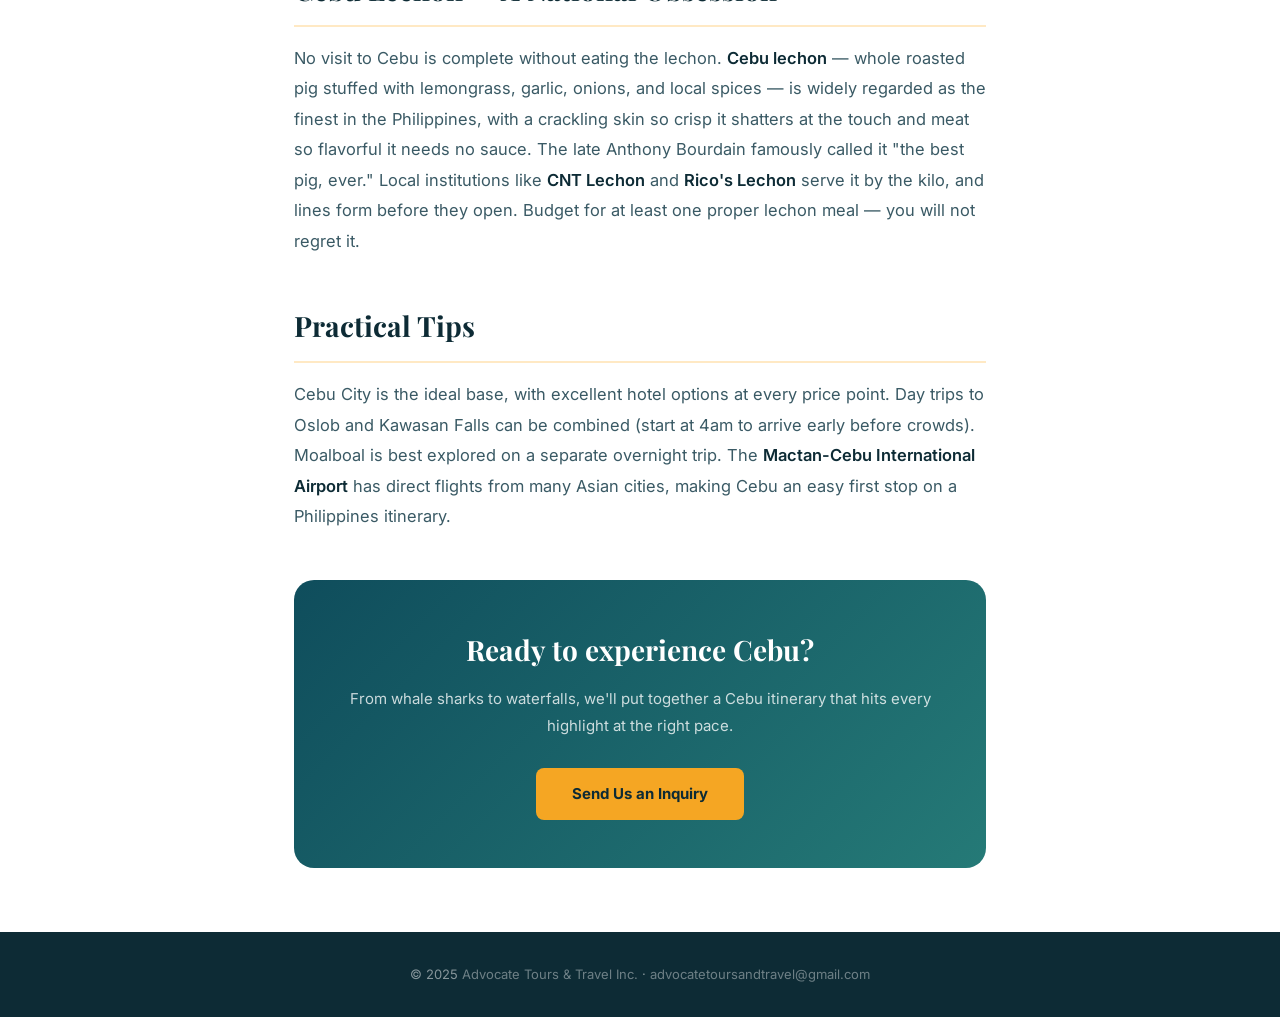
<file: cebu.html>
<!DOCTYPE html>
<html lang="en">
<head>
<meta charset="UTF-8" /><meta name="viewport" content="width=device-width, initial-scale=1.0" />
<title>Cebu – Advocate Tours & Travel</title>
<link rel="preconnect" href="https://fonts.googleapis.com" />
<link rel="preconnect" href="https://fonts.gstatic.com" crossorigin />
<link href="https://fonts.googleapis.com/css2?family=Playfair+Display:ital,wght@0,400;0,600;0,700;1,400&family=Inter:wght@300;400;500;600&display=swap" rel="stylesheet" />
<link rel="stylesheet" href="article-template.css" />
</head>
<body>
<nav>
  <div class="nav-logo"><img src="advocate-logo.png.png" alt="Advocate Tours and Travel Inc" /></div>
  <a href="index.html" class="nav-back">← Back to Destinations</a>
  <a href="index.html#book" class="nav-cta">Plan My Trip</a>
</nav>

<div class="article-hero">
  <div class="article-hero-bg" style="background-image: url('https://images.unsplash.com/photo-1576647025587-2b77cd953cba?w=1600&q=80&auto=format&fit=crop');"></div>
  <div class="article-hero-content">
    <p class="article-eyebrow">Visayas · Central Philippines</p>
    <h1 class="article-title">Cebu — <em>Queen City</em><br>of the South</h1>
    <p class="article-intro">Where 500 years of history, world-famous whale sharks, dramatic canyons, and some of the Philippines' finest diving converge in one vibrant island.</p>
  </div>
</div>

<div class="article-body">
  <div class="info-grid">
    <div class="info-card"><div class="label">Best Time to Visit</div><div class="value">December – May</div></div>
    <div class="info-card"><div class="label">From Manila</div><div class="value">~1.5 hrs by plane</div></div>
    <div class="info-card"><div class="label">Known For</div><div class="value">Whale sharks, diving, heritage, lechon</div></div>
    <div class="info-card"><div class="label">Festival</div><div class="value">Sinulog (January)</div></div>
  </div>

  <h2>The Heart of the Visayas</h2>
  <p>Cebu is the Philippines' oldest city and its second most important urban center — but it wears its history lightly, with a confidence that comes from being both an ancient trading port and a thoroughly modern destination. The island of Cebu stretches 225 kilometers from north to south, and within that span you'll find everything from colonial churches and bustling night markets to pristine dive sites, towering waterfalls, and one of the most extraordinary wildlife encounters on earth: swimming alongside the world's largest fish.</p>

  <h2>Cebu City — History at Every Corner</h2>
  <p>Begin in <strong>Cebu City</strong>, where history is woven into the everyday. <strong>Magellan's Cross</strong> — planted by Ferdinand Magellan in 1521 to mark the first mass baptism in the Philippines — stands in a small chapel on the corner of the city's oldest street, still venerated by locals who light candles and pray beneath it daily. A short walk away, the <strong>Basilica Minore del Santo Niño</strong> houses the country's oldest religious relic, the Santo Niño de Cebú, a small statue of the Child Jesus brought by Magellan as a gift. The basilica draws thousands of pilgrims every day and becomes the center of the universe every January during the <strong>Sinulog Festival</strong>, the Philippines' grandest street celebration.</p>
  <p><strong>Fort San Pedro</strong>, a triangular Spanish colonial fort built in 1738, overlooks the harbor and offers a glimpse of Cebu's strategic importance through the centuries. The nearby <strong>Carbon Market</strong>, the oldest public market in the Philippines, assaults the senses wonderfully with its mountains of tropical fruit, dried fish, woven baskets, and the animated bargaining of thousands of shoppers.</p>

  <h2>Swimming with Whale Sharks in Oslob</h2>
  <p>The single most talked-about experience in Cebu — and perhaps in all of the Philippines — is swimming alongside <strong>whale sharks</strong> in the small coastal town of <strong>Oslob</strong>, about two and a half hours south of the city. Every morning, local fishermen called <em>butanding handlers</em> draw these gentle giants to the surface by feeding them tiny shrimp, and visitors snorkel or dive alongside them in the clear shallow water. The whale sharks here, some reaching 12 meters in length, are remarkably calm in the presence of people. Seeing one glide beneath you — enormous, slow, and utterly unhurried — is one of the most awe-inspiring things a person can experience in the natural world.</p>

  <h2>Kawasan Falls Canyoneering</h2>
  <p>On the same southern day trip from Cebu City, the town of <strong>Badian</strong> offers one of the Philippines' most thrilling adventure experiences: <strong>Kawasan Falls Canyoneering</strong>. The journey involves jumping off cliffs, swimming through narrow gorges, and sliding down natural rock chutes through the Matutinao River canyon, culminating at the stunning three-tiered <strong>Kawasan Falls</strong> — a towering cascade of milky turquoise water fed by cold mountain springs. The color of the water is almost impossibly blue, and swimming in the pool beneath the falls is a perfect end to an adrenaline-filled morning.</p>

  <h2>Moalboal & the Sardine Run</h2>
  <p>The diving town of <strong>Moalboal</strong> on Cebu's southwest coast is home to one of the ocean's great natural spectacles: a permanent school of millions of sardines that moves as one vast shimmering organism through the water just meters from the beach. Unlike seasonal sardine runs elsewhere in the world, Moalboal's sardines are here year-round, making it one of the most accessible and reliable marine wildlife experiences in Southeast Asia. The same waters hide pristine coral walls, sea turtles, and the wreck of a small fishing vessel home to a thriving artificial reef.</p>

  <div class="highlights-box">
    <h3>Top Experiences in Cebu</h3>
    <ul>
      <li>Swim with whale sharks in Oslob</li>
      <li>Canyon jump at Kawasan Falls</li>
      <li>Dive the sardine run in Moalboal</li>
      <li>Visit Magellan's Cross & Basilica</li>
      <li>Explore Fort San Pedro</li>
      <li>Island hop to Sumilon Island</li>
      <li>Try Cebu lechon — the best in the Philippines</li>
      <li>Watch the Sinulog Festival (January)</li>
    </ul>
  </div>

  <h2>Cebu Lechon — A National Obsession</h2>
  <p>No visit to Cebu is complete without eating the lechon. <strong>Cebu lechon</strong> — whole roasted pig stuffed with lemongrass, garlic, onions, and local spices — is widely regarded as the finest in the Philippines, with a crackling skin so crisp it shatters at the touch and meat so flavorful it needs no sauce. The late Anthony Bourdain famously called it "the best pig, ever." Local institutions like <strong>CNT Lechon</strong> and <strong>Rico's Lechon</strong> serve it by the kilo, and lines form before they open. Budget for at least one proper lechon meal — you will not regret it.</p>

  <h2>Practical Tips</h2>
  <p>Cebu City is the ideal base, with excellent hotel options at every price point. Day trips to Oslob and Kawasan Falls can be combined (start at 4am to arrive early before crowds). Moalboal is best explored on a separate overnight trip. The <strong>Mactan-Cebu International Airport</strong> has direct flights from many Asian cities, making Cebu an easy first stop on a Philippines itinerary.</p>

  <div class="article-cta">
    <h3>Ready to experience Cebu?</h3>
    <p>From whale sharks to waterfalls, we'll put together a Cebu itinerary that hits every highlight at the right pace.</p>
    <a href="index.html#book" class="btn-cta">Send Us an Inquiry</a>
  </div>
</div>

<footer><p>© 2025 <a href="index.html">Advocate Tours & Travel Inc.</a> · <a href="mailto:advocatetoursandtravel@gmail.com">advocatetoursandtravel@gmail.com</a></p></footer>
</body>
</html>
</file>
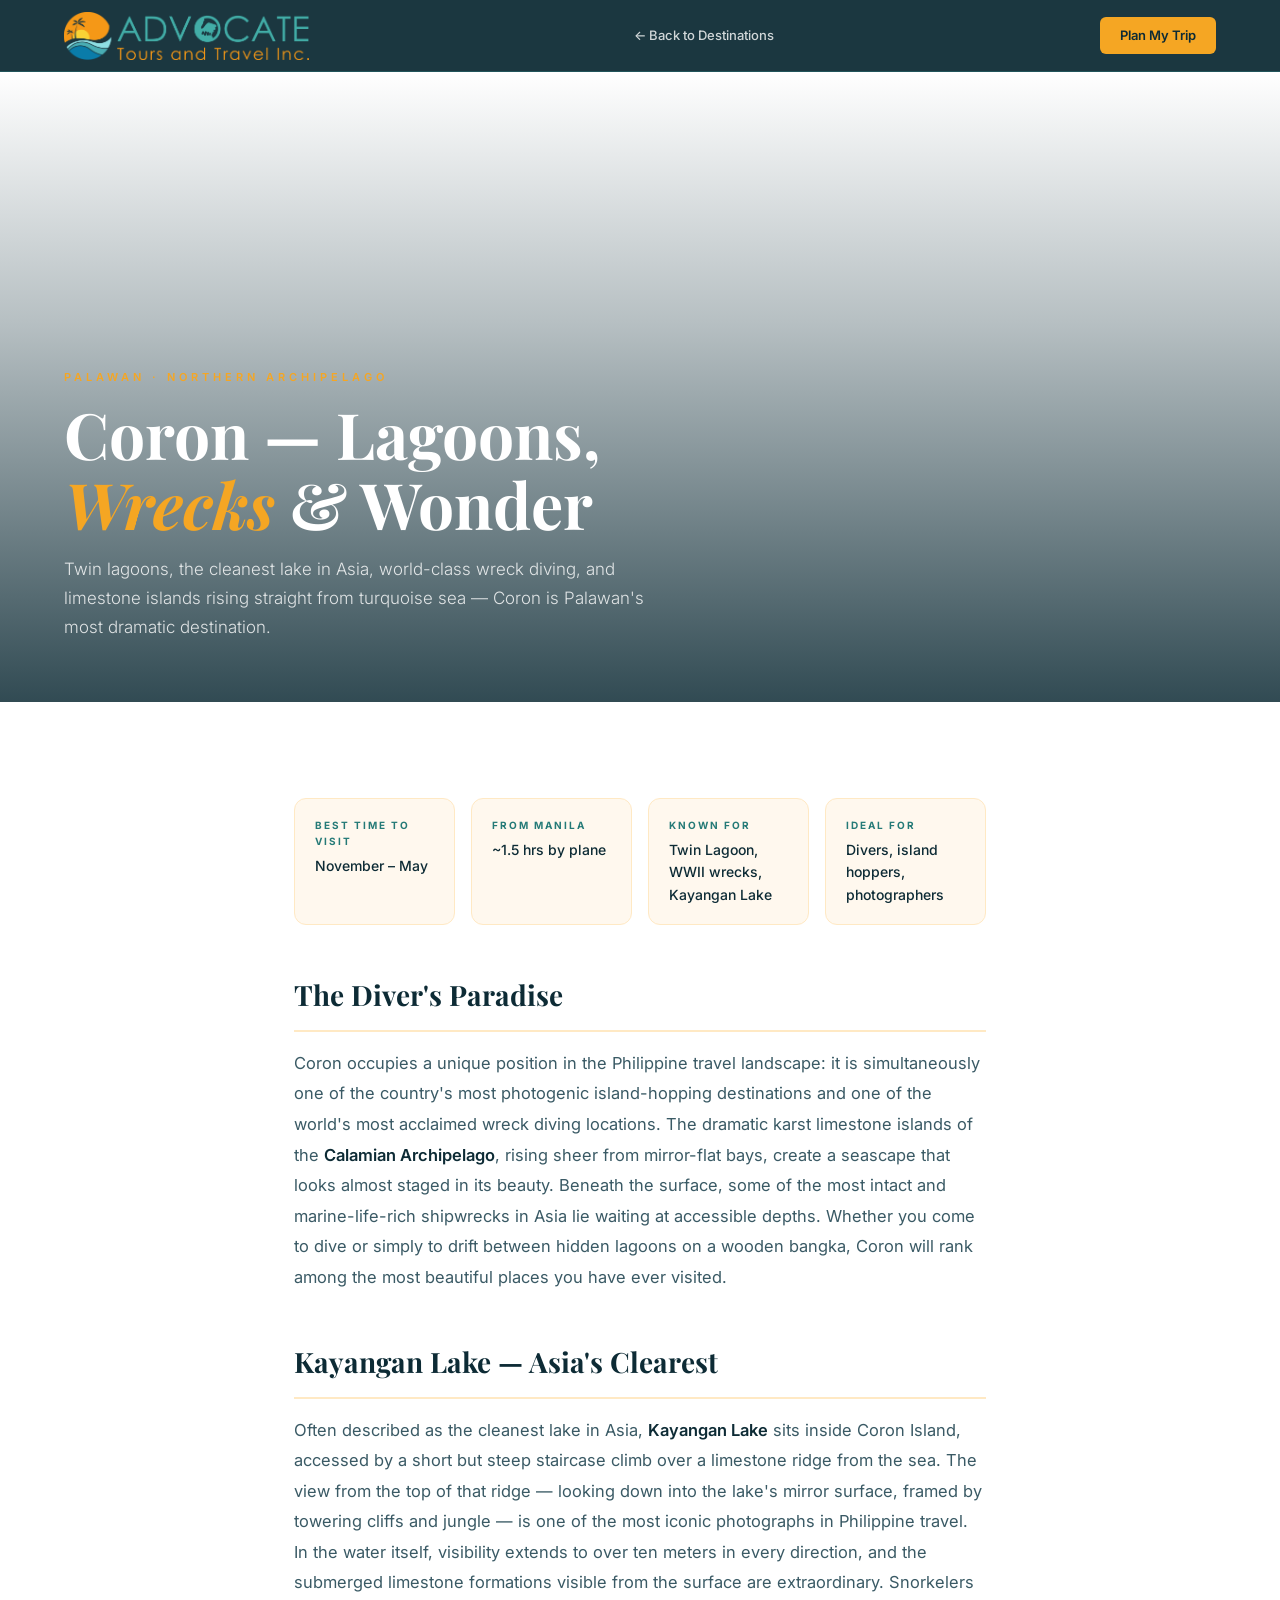
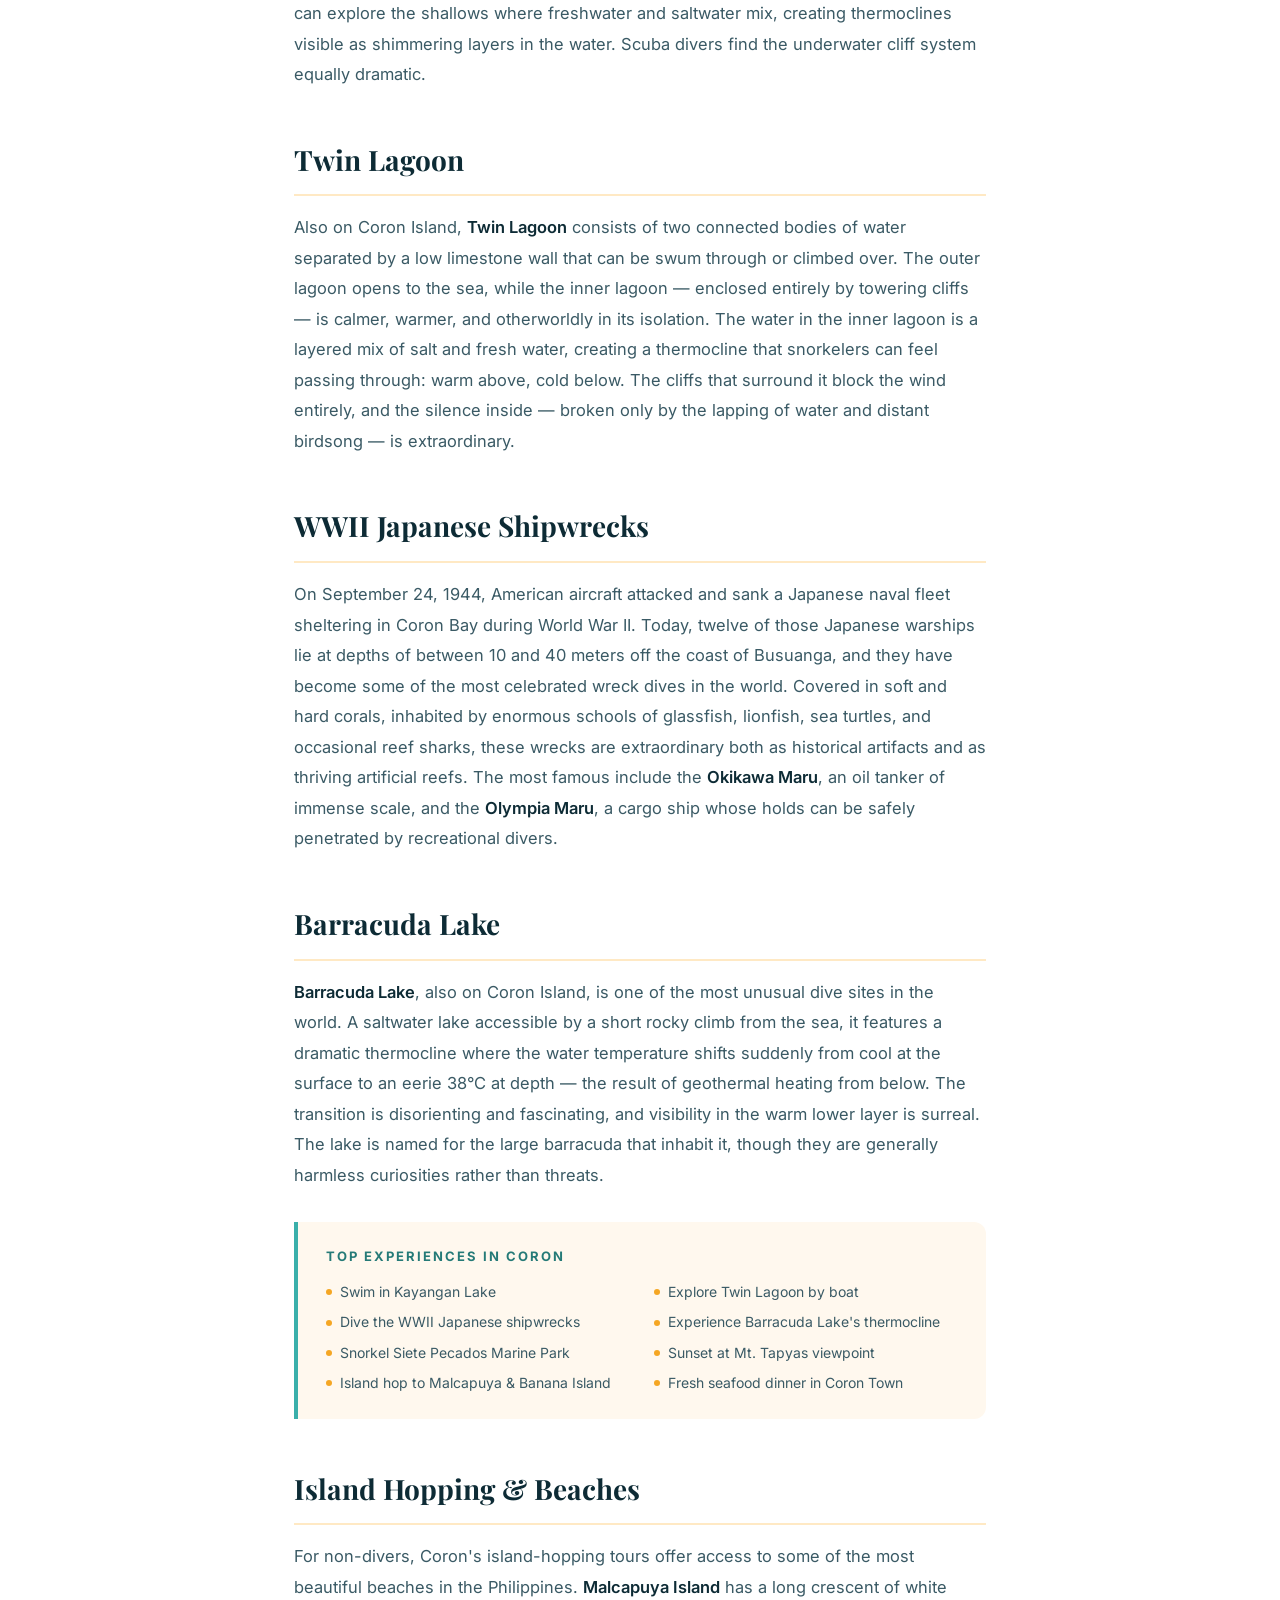
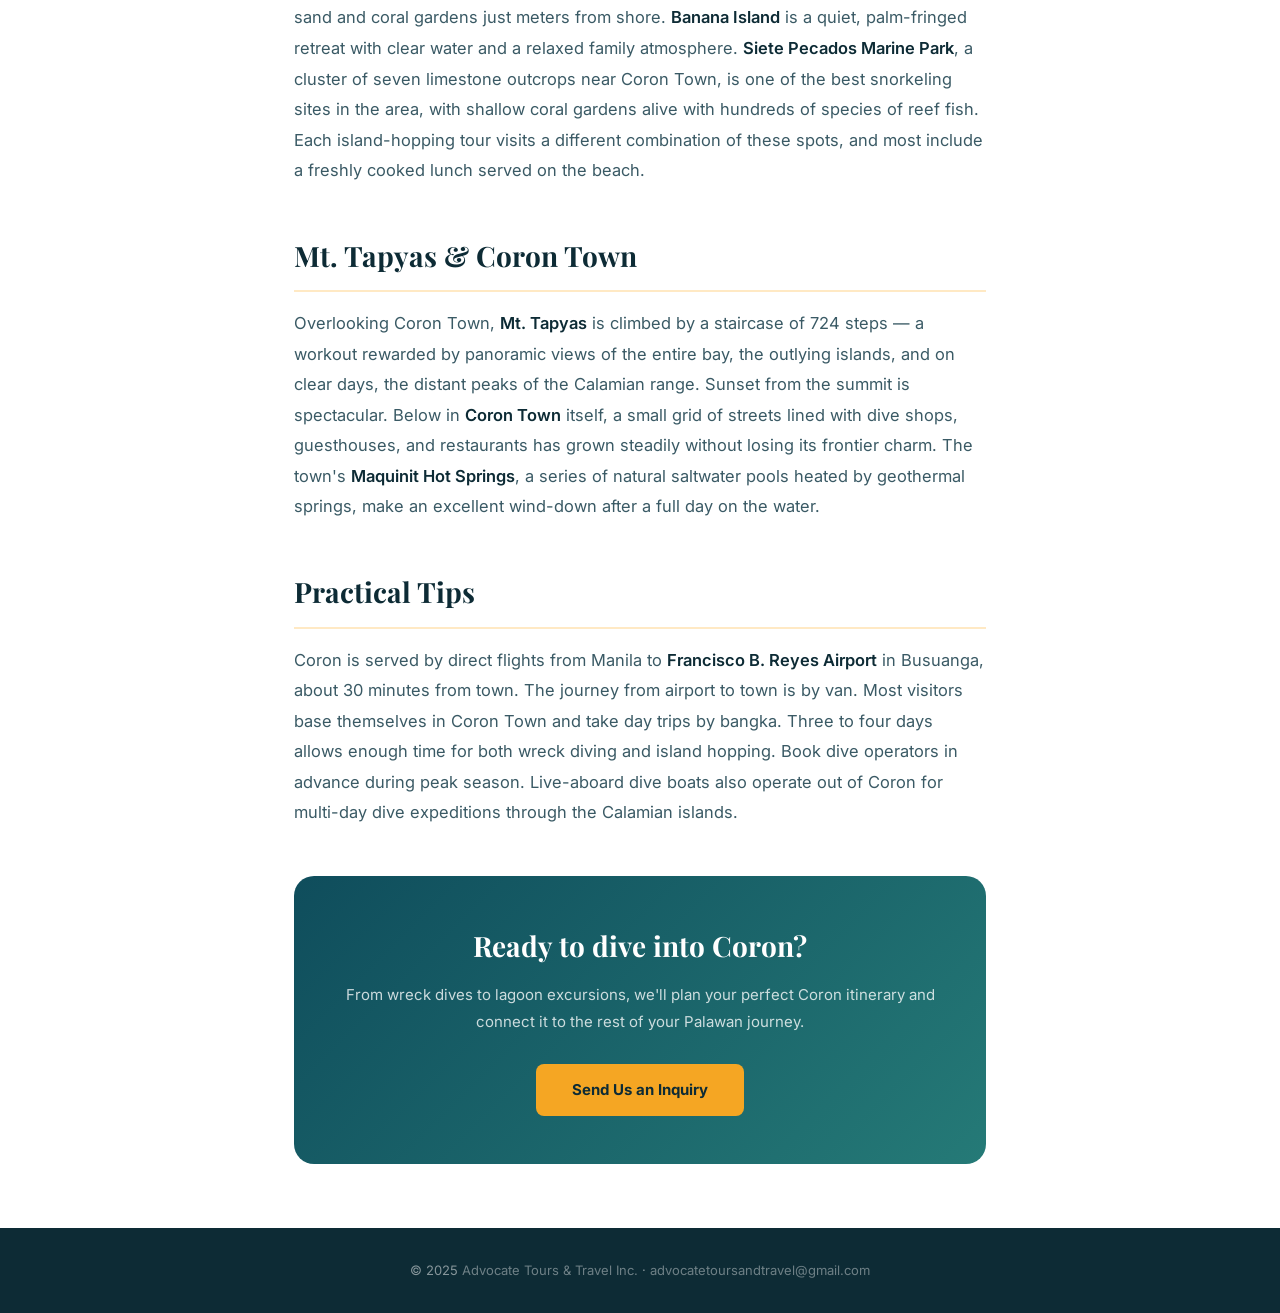
<file: coron.html>
<!DOCTYPE html>
<html lang="en">
<head>
<meta charset="UTF-8" /><meta name="viewport" content="width=device-width, initial-scale=1.0" />
<title>Coron – Advocate Tours & Travel</title>
<link rel="preconnect" href="https://fonts.googleapis.com" />
<link rel="preconnect" href="https://fonts.gstatic.com" crossorigin />
<link href="https://fonts.googleapis.com/css2?family=Playfair+Display:ital,wght@0,400;0,600;0,700;1,400&family=Inter:wght@300;400;500;600&display=swap" rel="stylesheet" />
<link rel="stylesheet" href="article-template.css" />
</head>
<body>
<nav>
  <div class="nav-logo"><img src="advocate-logo.png.png" alt="Advocate Tours and Travel Inc" /></div>
  <a href="index.html" class="nav-back">← Back to Destinations</a>
  <a href="index.html#book" class="nav-cta">Plan My Trip</a>
</nav>

<div class="article-hero">
  <div class="article-hero-bg" style="background-image: url('https://images.unsplash.com/photo-1542533382-b42a59d8bd39?w=1600&q=80&auto=format&fit=crop&ixlib=rb-4.1.0');"></div>
  <div class="article-hero-content">
    <p class="article-eyebrow">Palawan · Northern Archipelago</p>
    <h1 class="article-title">Coron — Lagoons,<br><em>Wrecks</em> & Wonder</h1>
    <p class="article-intro">Twin lagoons, the cleanest lake in Asia, world-class wreck diving, and limestone islands rising straight from turquoise sea — Coron is Palawan's most dramatic destination.</p>
  </div>
</div>

<div class="article-body">
  <div class="info-grid">
    <div class="info-card"><div class="label">Best Time to Visit</div><div class="value">November – May</div></div>
    <div class="info-card"><div class="label">From Manila</div><div class="value">~1.5 hrs by plane</div></div>
    <div class="info-card"><div class="label">Known For</div><div class="value">Twin Lagoon, WWII wrecks, Kayangan Lake</div></div>
    <div class="info-card"><div class="label">Ideal For</div><div class="value">Divers, island hoppers, photographers</div></div>
  </div>

  <h2>The Diver's Paradise</h2>
  <p>Coron occupies a unique position in the Philippine travel landscape: it is simultaneously one of the country's most photogenic island-hopping destinations and one of the world's most acclaimed wreck diving locations. The dramatic karst limestone islands of the <strong>Calamian Archipelago</strong>, rising sheer from mirror-flat bays, create a seascape that looks almost staged in its beauty. Beneath the surface, some of the most intact and marine-life-rich shipwrecks in Asia lie waiting at accessible depths. Whether you come to dive or simply to drift between hidden lagoons on a wooden bangka, Coron will rank among the most beautiful places you have ever visited.</p>

  <h2>Kayangan Lake — Asia's Clearest</h2>
  <p>Often described as the cleanest lake in Asia, <strong>Kayangan Lake</strong> sits inside Coron Island, accessed by a short but steep staircase climb over a limestone ridge from the sea. The view from the top of that ridge — looking down into the lake's mirror surface, framed by towering cliffs and jungle — is one of the most iconic photographs in Philippine travel. In the water itself, visibility extends to over ten meters in every direction, and the submerged limestone formations visible from the surface are extraordinary. Snorkelers can explore the shallows where freshwater and saltwater mix, creating thermoclines visible as shimmering layers in the water. Scuba divers find the underwater cliff system equally dramatic.</p>

  <h2>Twin Lagoon</h2>
  <p>Also on Coron Island, <strong>Twin Lagoon</strong> consists of two connected bodies of water separated by a low limestone wall that can be swum through or climbed over. The outer lagoon opens to the sea, while the inner lagoon — enclosed entirely by towering cliffs — is calmer, warmer, and otherworldly in its isolation. The water in the inner lagoon is a layered mix of salt and fresh water, creating a thermocline that snorkelers can feel passing through: warm above, cold below. The cliffs that surround it block the wind entirely, and the silence inside — broken only by the lapping of water and distant birdsong — is extraordinary.</p>

  <h2>WWII Japanese Shipwrecks</h2>
  <p>On September 24, 1944, American aircraft attacked and sank a Japanese naval fleet sheltering in Coron Bay during World War II. Today, twelve of those Japanese warships lie at depths of between 10 and 40 meters off the coast of Busuanga, and they have become some of the most celebrated wreck dives in the world. Covered in soft and hard corals, inhabited by enormous schools of glassfish, lionfish, sea turtles, and occasional reef sharks, these wrecks are extraordinary both as historical artifacts and as thriving artificial reefs. The most famous include the <strong>Okikawa Maru</strong>, an oil tanker of immense scale, and the <strong>Olympia Maru</strong>, a cargo ship whose holds can be safely penetrated by recreational divers.</p>

  <h2>Barracuda Lake</h2>
  <p><strong>Barracuda Lake</strong>, also on Coron Island, is one of the most unusual dive sites in the world. A saltwater lake accessible by a short rocky climb from the sea, it features a dramatic thermocline where the water temperature shifts suddenly from cool at the surface to an eerie 38°C at depth — the result of geothermal heating from below. The transition is disorienting and fascinating, and visibility in the warm lower layer is surreal. The lake is named for the large barracuda that inhabit it, though they are generally harmless curiosities rather than threats.</p>

  <div class="highlights-box">
    <h3>Top Experiences in Coron</h3>
    <ul>
      <li>Swim in Kayangan Lake</li>
      <li>Explore Twin Lagoon by boat</li>
      <li>Dive the WWII Japanese shipwrecks</li>
      <li>Experience Barracuda Lake's thermocline</li>
      <li>Snorkel Siete Pecados Marine Park</li>
      <li>Sunset at Mt. Tapyas viewpoint</li>
      <li>Island hop to Malcapuya & Banana Island</li>
      <li>Fresh seafood dinner in Coron Town</li>
    </ul>
  </div>

  <h2>Island Hopping & Beaches</h2>
  <p>For non-divers, Coron's island-hopping tours offer access to some of the most beautiful beaches in the Philippines. <strong>Malcapuya Island</strong> has a long crescent of white sand and coral gardens just meters from shore. <strong>Banana Island</strong> is a quiet, palm-fringed retreat with clear water and a relaxed family atmosphere. <strong>Siete Pecados Marine Park</strong>, a cluster of seven limestone outcrops near Coron Town, is one of the best snorkeling sites in the area, with shallow coral gardens alive with hundreds of species of reef fish. Each island-hopping tour visits a different combination of these spots, and most include a freshly cooked lunch served on the beach.</p>

  <h2>Mt. Tapyas & Coron Town</h2>
  <p>Overlooking Coron Town, <strong>Mt. Tapyas</strong> is climbed by a staircase of 724 steps — a workout rewarded by panoramic views of the entire bay, the outlying islands, and on clear days, the distant peaks of the Calamian range. Sunset from the summit is spectacular. Below in <strong>Coron Town</strong> itself, a small grid of streets lined with dive shops, guesthouses, and restaurants has grown steadily without losing its frontier charm. The town's <strong>Maquinit Hot Springs</strong>, a series of natural saltwater pools heated by geothermal springs, make an excellent wind-down after a full day on the water.</p>

  <h2>Practical Tips</h2>
  <p>Coron is served by direct flights from Manila to <strong>Francisco B. Reyes Airport</strong> in Busuanga, about 30 minutes from town. The journey from airport to town is by van. Most visitors base themselves in Coron Town and take day trips by bangka. Three to four days allows enough time for both wreck diving and island hopping. Book dive operators in advance during peak season. Live-aboard dive boats also operate out of Coron for multi-day dive expeditions through the Calamian islands.</p>

  <div class="article-cta">
    <h3>Ready to dive into Coron?</h3>
    <p>From wreck dives to lagoon excursions, we'll plan your perfect Coron itinerary and connect it to the rest of your Palawan journey.</p>
    <a href="index.html#book" class="btn-cta">Send Us an Inquiry</a>
  </div>
</div>

<footer><p>© 2025 <a href="index.html">Advocate Tours & Travel Inc.</a> · <a href="mailto:advocatetoursandtravel@gmail.com">advocatetoursandtravel@gmail.com</a></p></footer>
</body>
</html>
</file>
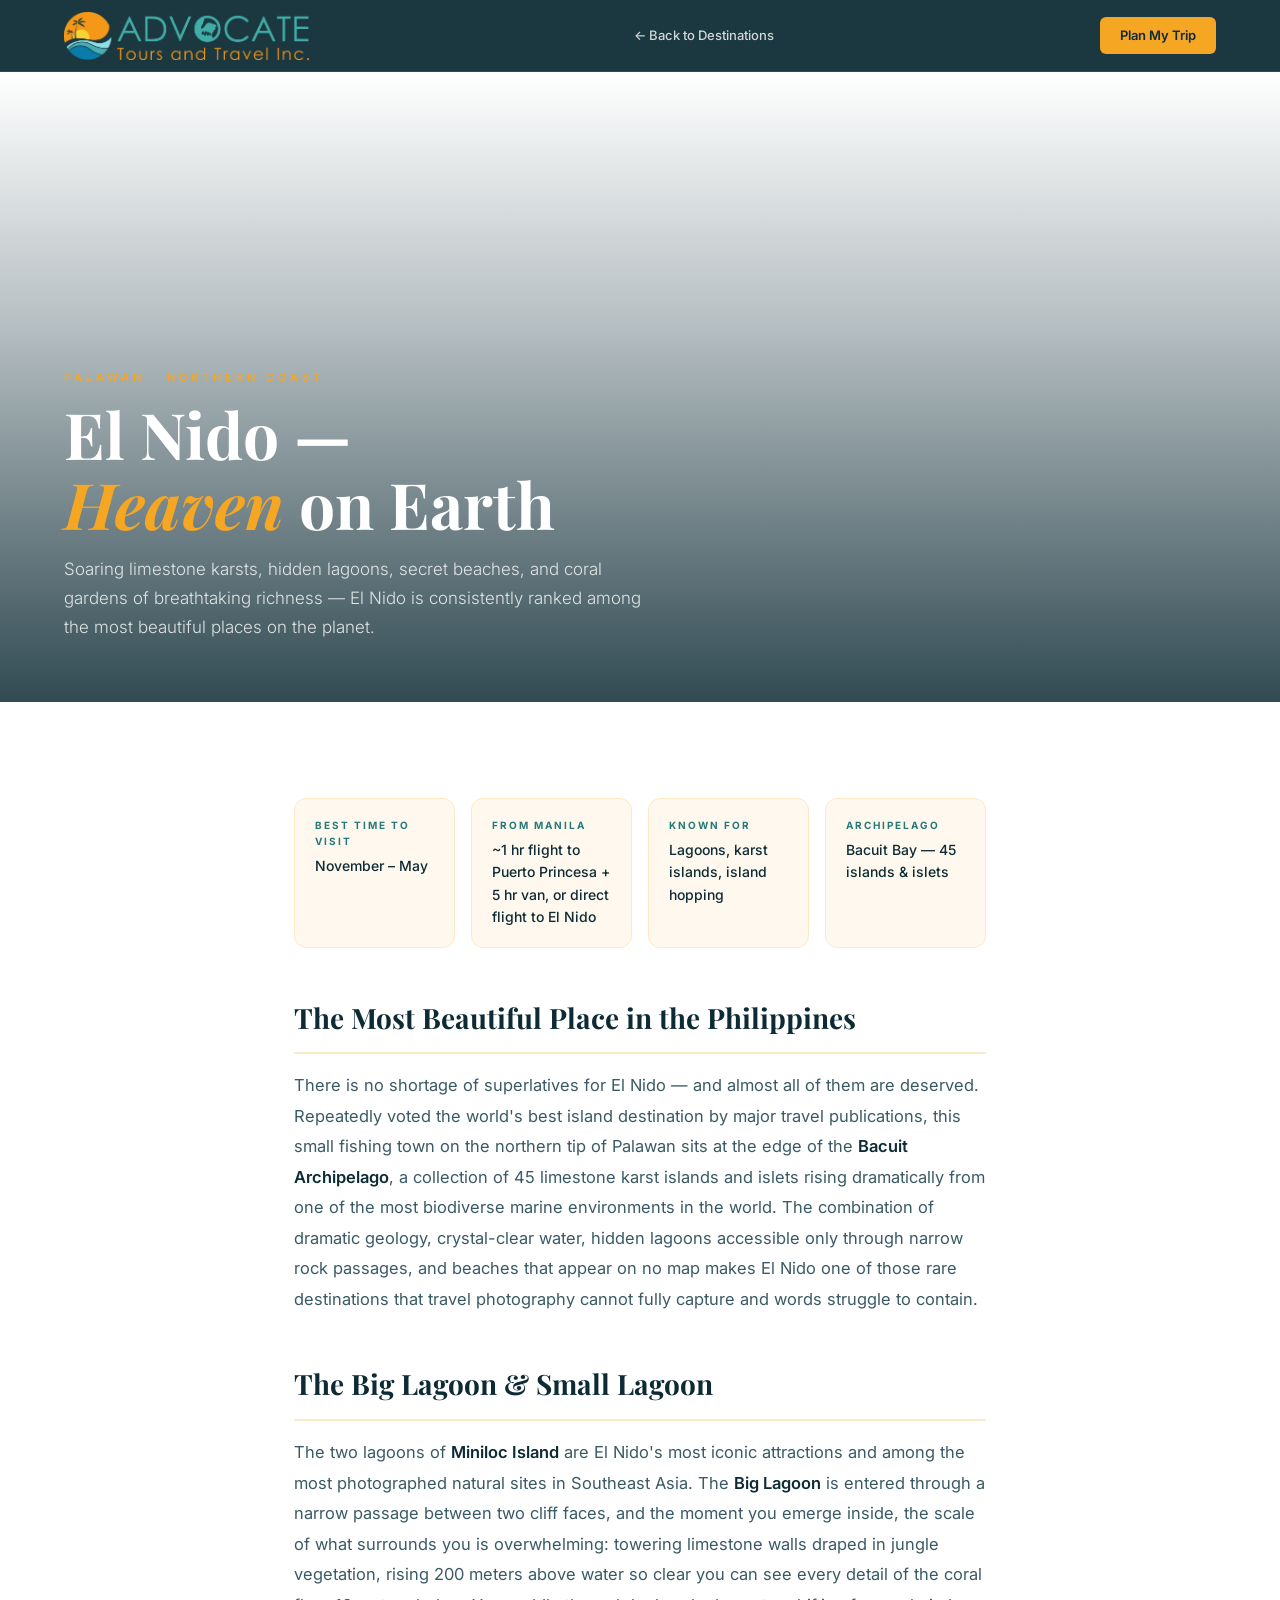
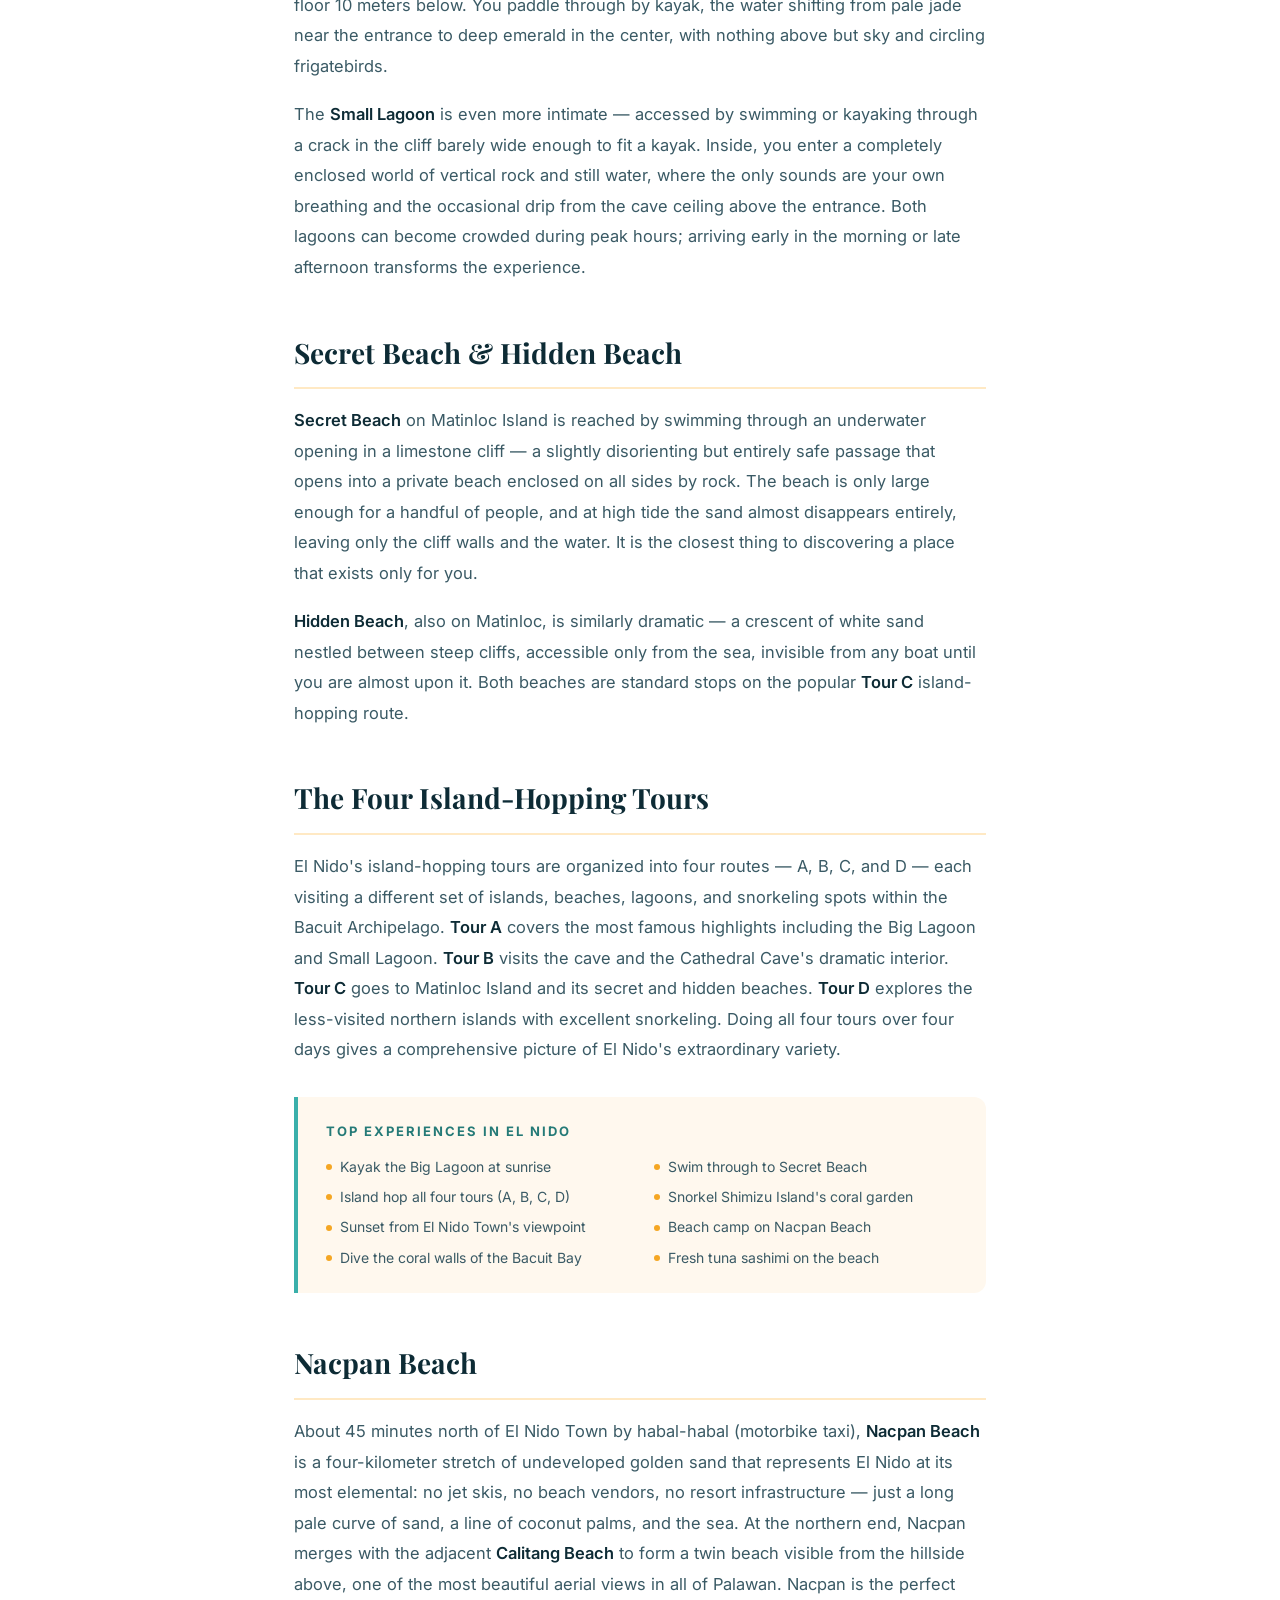
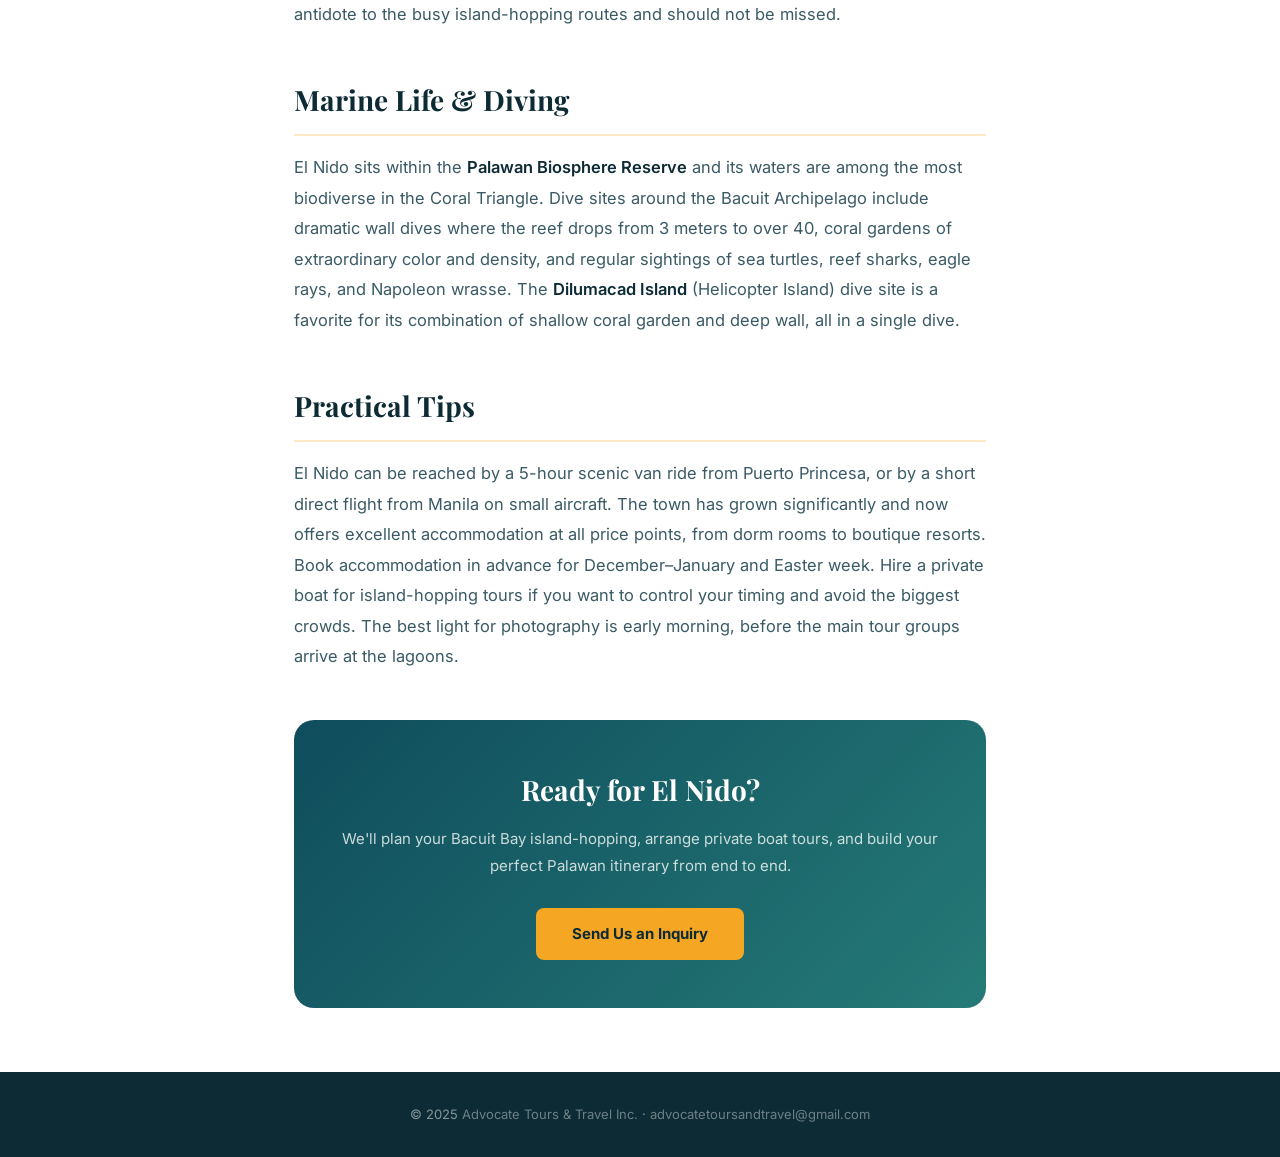
<file: el-nido.html>
<!DOCTYPE html>
<html lang="en">
<head>
<meta charset="UTF-8" /><meta name="viewport" content="width=device-width, initial-scale=1.0" />
<title>El Nido – Advocate Tours & Travel</title>
<link rel="preconnect" href="https://fonts.googleapis.com" />
<link rel="preconnect" href="https://fonts.gstatic.com" crossorigin />
<link href="https://fonts.googleapis.com/css2?family=Playfair+Display:ital,wght@0,400;0,600;0,700;1,400&family=Inter:wght@300;400;500;600&display=swap" rel="stylesheet" />
<link rel="stylesheet" href="article-template.css" />
</head>
<body>
<nav>
  <div class="nav-logo"><img src="advocate-logo.png.png" alt="Advocate Tours and Travel Inc" /></div>
  <a href="index.html" class="nav-back">← Back to Destinations</a>
  <a href="index.html#book" class="nav-cta">Plan My Trip</a>
</nav>

<div class="article-hero">
  <div class="article-hero-bg" style="background-image: url('https://images.unsplash.com/photo-1695051702427-1c24ce3682e7?w=1600&q=80&auto=format&fit=crop&ixlib=rb-4.1.0');"></div>
  <div class="article-hero-content">
    <p class="article-eyebrow">Palawan · Northern Coast</p>
    <h1 class="article-title">El Nido —<br><em>Heaven</em> on Earth</h1>
    <p class="article-intro">Soaring limestone karsts, hidden lagoons, secret beaches, and coral gardens of breathtaking richness — El Nido is consistently ranked among the most beautiful places on the planet.</p>
  </div>
</div>

<div class="article-body">
  <div class="info-grid">
    <div class="info-card"><div class="label">Best Time to Visit</div><div class="value">November – May</div></div>
    <div class="info-card"><div class="label">From Manila</div><div class="value">~1 hr flight to Puerto Princesa + 5 hr van, or direct flight to El Nido</div></div>
    <div class="info-card"><div class="label">Known For</div><div class="value">Lagoons, karst islands, island hopping</div></div>
    <div class="info-card"><div class="label">Archipelago</div><div class="value">Bacuit Bay — 45 islands & islets</div></div>
  </div>

  <h2>The Most Beautiful Place in the Philippines</h2>
  <p>There is no shortage of superlatives for El Nido — and almost all of them are deserved. Repeatedly voted the world's best island destination by major travel publications, this small fishing town on the northern tip of Palawan sits at the edge of the <strong>Bacuit Archipelago</strong>, a collection of 45 limestone karst islands and islets rising dramatically from one of the most biodiverse marine environments in the world. The combination of dramatic geology, crystal-clear water, hidden lagoons accessible only through narrow rock passages, and beaches that appear on no map makes El Nido one of those rare destinations that travel photography cannot fully capture and words struggle to contain.</p>

  <h2>The Big Lagoon & Small Lagoon</h2>
  <p>The two lagoons of <strong>Miniloc Island</strong> are El Nido's most iconic attractions and among the most photographed natural sites in Southeast Asia. The <strong>Big Lagoon</strong> is entered through a narrow passage between two cliff faces, and the moment you emerge inside, the scale of what surrounds you is overwhelming: towering limestone walls draped in jungle vegetation, rising 200 meters above water so clear you can see every detail of the coral floor 10 meters below. You paddle through by kayak, the water shifting from pale jade near the entrance to deep emerald in the center, with nothing above but sky and circling frigatebirds.</p>
  <p>The <strong>Small Lagoon</strong> is even more intimate — accessed by swimming or kayaking through a crack in the cliff barely wide enough to fit a kayak. Inside, you enter a completely enclosed world of vertical rock and still water, where the only sounds are your own breathing and the occasional drip from the cave ceiling above the entrance. Both lagoons can become crowded during peak hours; arriving early in the morning or late afternoon transforms the experience.</p>

  <h2>Secret Beach & Hidden Beach</h2>
  <p><strong>Secret Beach</strong> on Matinloc Island is reached by swimming through an underwater opening in a limestone cliff — a slightly disorienting but entirely safe passage that opens into a private beach enclosed on all sides by rock. The beach is only large enough for a handful of people, and at high tide the sand almost disappears entirely, leaving only the cliff walls and the water. It is the closest thing to discovering a place that exists only for you.</p>
  <p><strong>Hidden Beach</strong>, also on Matinloc, is similarly dramatic — a crescent of white sand nestled between steep cliffs, accessible only from the sea, invisible from any boat until you are almost upon it. Both beaches are standard stops on the popular <strong>Tour C</strong> island-hopping route.</p>

  <h2>The Four Island-Hopping Tours</h2>
  <p>El Nido's island-hopping tours are organized into four routes — A, B, C, and D — each visiting a different set of islands, beaches, lagoons, and snorkeling spots within the Bacuit Archipelago. <strong>Tour A</strong> covers the most famous highlights including the Big Lagoon and Small Lagoon. <strong>Tour B</strong> visits the cave and the Cathedral Cave's dramatic interior. <strong>Tour C</strong> goes to Matinloc Island and its secret and hidden beaches. <strong>Tour D</strong> explores the less-visited northern islands with excellent snorkeling. Doing all four tours over four days gives a comprehensive picture of El Nido's extraordinary variety.</p>

  <div class="highlights-box">
    <h3>Top Experiences in El Nido</h3>
    <ul>
      <li>Kayak the Big Lagoon at sunrise</li>
      <li>Swim through to Secret Beach</li>
      <li>Island hop all four tours (A, B, C, D)</li>
      <li>Snorkel Shimizu Island's coral garden</li>
      <li>Sunset from El Nido Town's viewpoint</li>
      <li>Beach camp on Nacpan Beach</li>
      <li>Dive the coral walls of the Bacuit Bay</li>
      <li>Fresh tuna sashimi on the beach</li>
    </ul>
  </div>

  <h2>Nacpan Beach</h2>
  <p>About 45 minutes north of El Nido Town by habal-habal (motorbike taxi), <strong>Nacpan Beach</strong> is a four-kilometer stretch of undeveloped golden sand that represents El Nido at its most elemental: no jet skis, no beach vendors, no resort infrastructure — just a long pale curve of sand, a line of coconut palms, and the sea. At the northern end, Nacpan merges with the adjacent <strong>Calitang Beach</strong> to form a twin beach visible from the hillside above, one of the most beautiful aerial views in all of Palawan. Nacpan is the perfect antidote to the busy island-hopping routes and should not be missed.</p>

  <h2>Marine Life & Diving</h2>
  <p>El Nido sits within the <strong>Palawan Biosphere Reserve</strong> and its waters are among the most biodiverse in the Coral Triangle. Dive sites around the Bacuit Archipelago include dramatic wall dives where the reef drops from 3 meters to over 40, coral gardens of extraordinary color and density, and regular sightings of sea turtles, reef sharks, eagle rays, and Napoleon wrasse. The <strong>Dilumacad Island</strong> (Helicopter Island) dive site is a favorite for its combination of shallow coral garden and deep wall, all in a single dive.</p>

  <h2>Practical Tips</h2>
  <p>El Nido can be reached by a 5-hour scenic van ride from Puerto Princesa, or by a short direct flight from Manila on small aircraft. The town has grown significantly and now offers excellent accommodation at all price points, from dorm rooms to boutique resorts. Book accommodation in advance for December–January and Easter week. Hire a private boat for island-hopping tours if you want to control your timing and avoid the biggest crowds. The best light for photography is early morning, before the main tour groups arrive at the lagoons.</p>

  <div class="article-cta">
    <h3>Ready for El Nido?</h3>
    <p>We'll plan your Bacuit Bay island-hopping, arrange private boat tours, and build your perfect Palawan itinerary from end to end.</p>
    <a href="index.html#book" class="btn-cta">Send Us an Inquiry</a>
  </div>
</div>

<footer><p>© 2025 <a href="index.html">Advocate Tours & Travel Inc.</a> · <a href="mailto:advocatetoursandtravel@gmail.com">advocatetoursandtravel@gmail.com</a></p></footer>
</body>
</html>
</file>
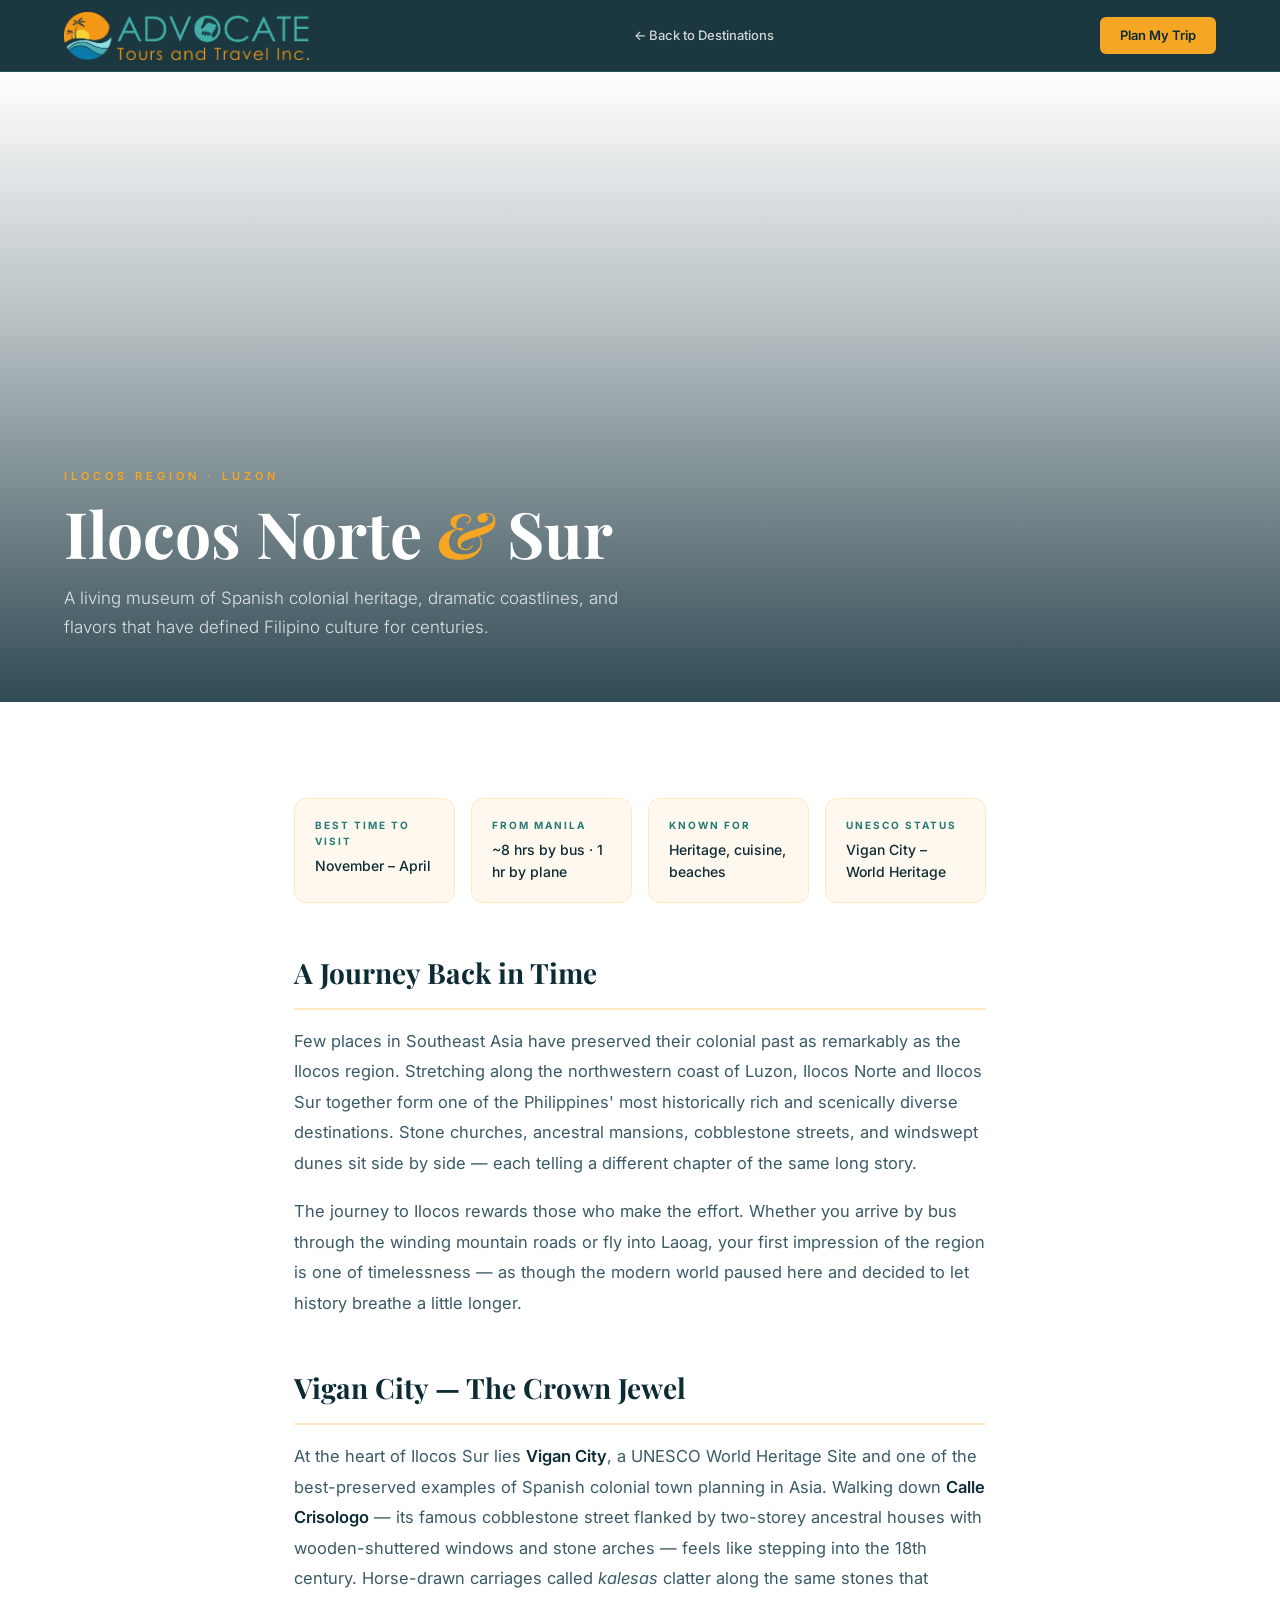
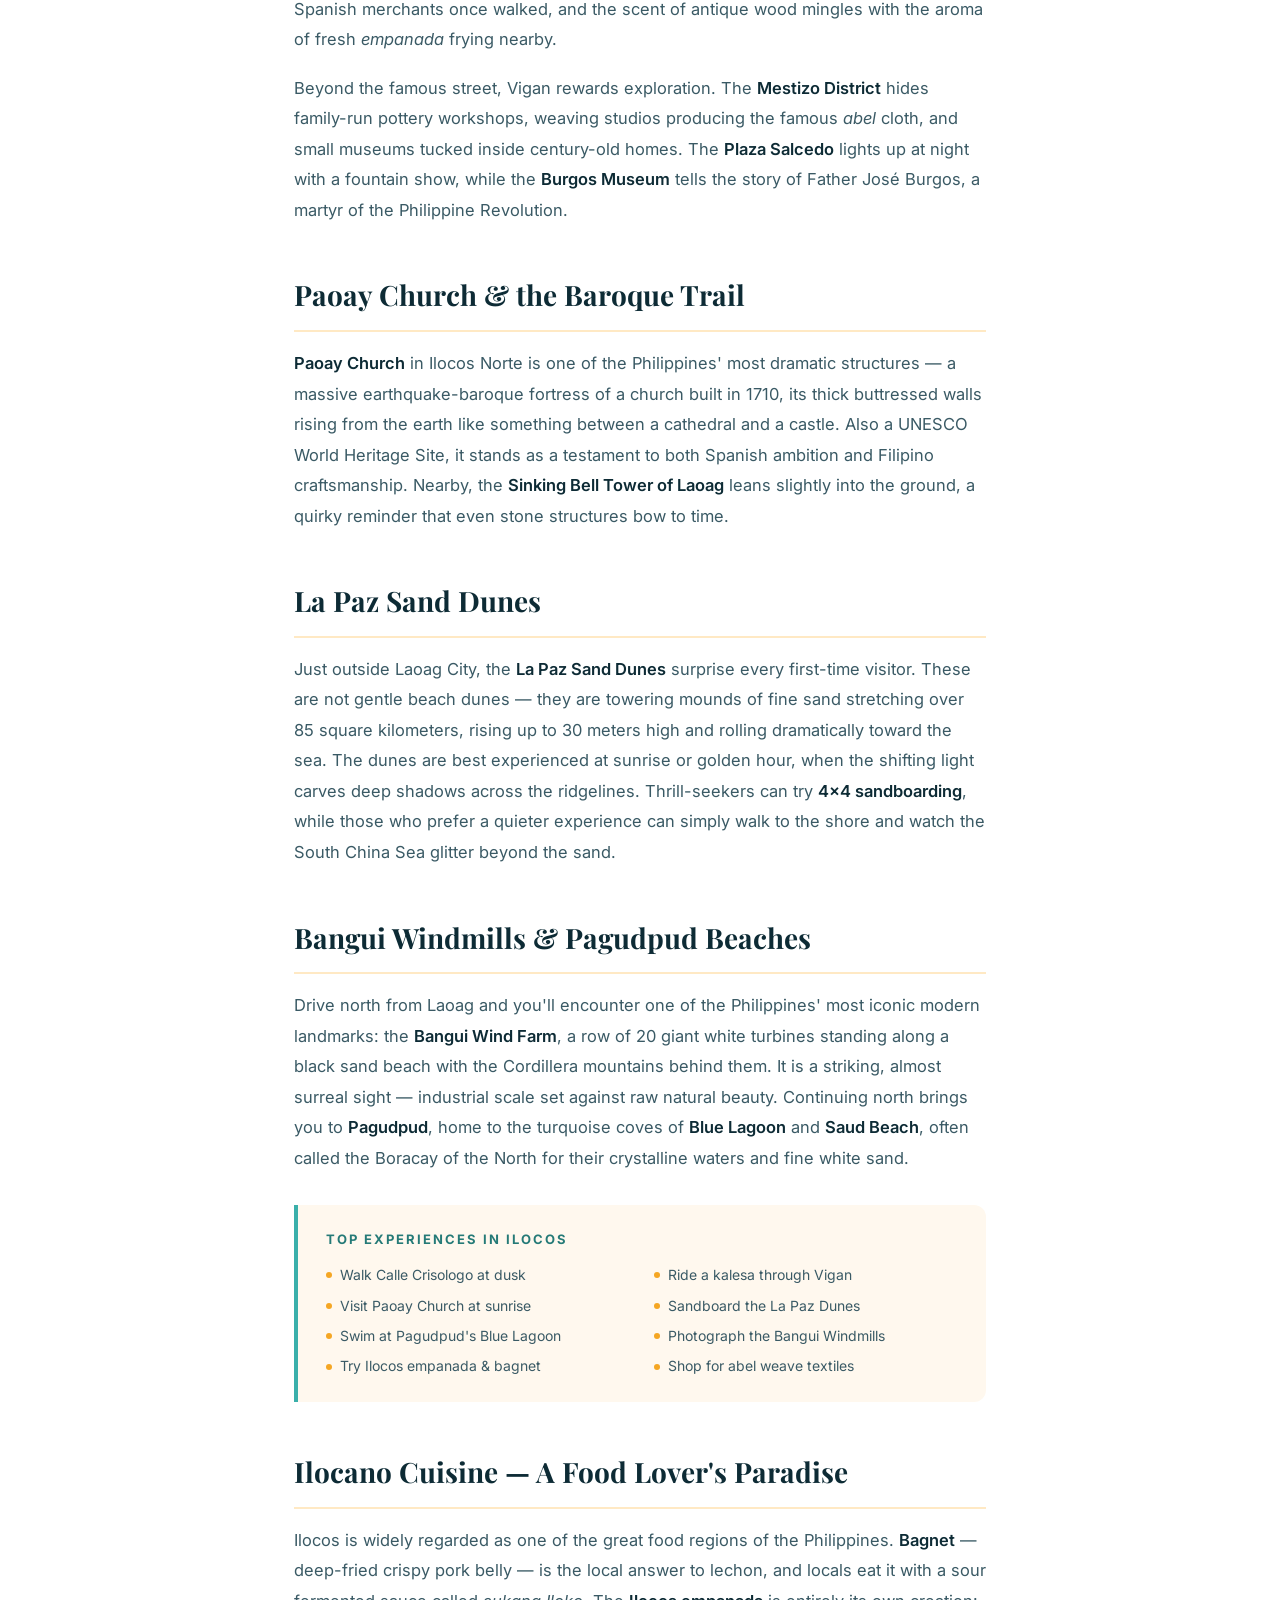
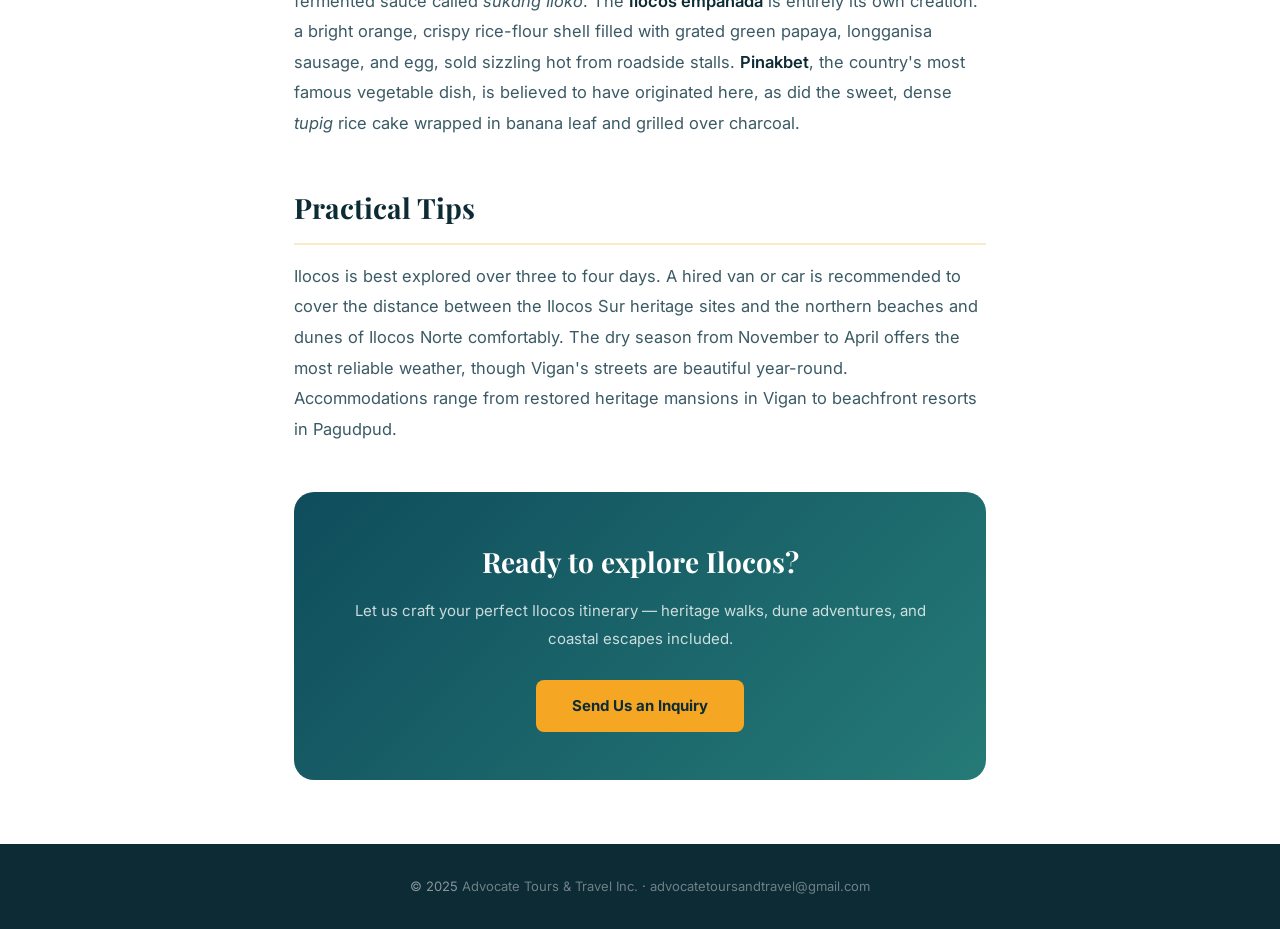
<file: ilocos.html>
<!DOCTYPE html>
<html lang="en">
<head>
<meta charset="UTF-8" /><meta name="viewport" content="width=device-width, initial-scale=1.0" />
<title>Ilocos Norte & Sur – Advocate Tours & Travel</title>
<link rel="preconnect" href="https://fonts.googleapis.com" />
<link rel="preconnect" href="https://fonts.gstatic.com" crossorigin />
<link href="https://fonts.googleapis.com/css2?family=Playfair+Display:ital,wght@0,400;0,600;0,700;1,400&family=Inter:wght@300;400;500;600&display=swap" rel="stylesheet" />
<link rel="stylesheet" href="article-template.css" />
</head>
<body>
<nav>
  <div class="nav-logo"><img src="advocate-logo.png.png" alt="Advocate Tours and Travel Inc" /></div>
  <a href="index.html" class="nav-back">← Back to Destinations</a>
  <a href="index.html#book" class="nav-cta">Plan My Trip</a>
</nav>

<div class="article-hero">
  <div class="article-hero-bg" style="background-image: url('https://images.unsplash.com/photo-1587659584959-fb5849fb6d26?w=1600&q=80&auto=format&fit=crop');"></div>
  <div class="article-hero-content">
    <p class="article-eyebrow">Ilocos Region · Luzon</p>
    <h1 class="article-title">Ilocos Norte <em>&</em> Sur</h1>
    <p class="article-intro">A living museum of Spanish colonial heritage, dramatic coastlines, and flavors that have defined Filipino culture for centuries.</p>
  </div>
</div>

<div class="article-body">
  <div class="info-grid">
    <div class="info-card"><div class="label">Best Time to Visit</div><div class="value">November – April</div></div>
    <div class="info-card"><div class="label">From Manila</div><div class="value">~8 hrs by bus · 1 hr by plane</div></div>
    <div class="info-card"><div class="label">Known For</div><div class="value">Heritage, cuisine, beaches</div></div>
    <div class="info-card"><div class="label">UNESCO Status</div><div class="value">Vigan City – World Heritage</div></div>
  </div>

  <h2>A Journey Back in Time</h2>
  <p>Few places in Southeast Asia have preserved their colonial past as remarkably as the Ilocos region. Stretching along the northwestern coast of Luzon, Ilocos Norte and Ilocos Sur together form one of the Philippines' most historically rich and scenically diverse destinations. Stone churches, ancestral mansions, cobblestone streets, and windswept dunes sit side by side — each telling a different chapter of the same long story.</p>
  <p>The journey to Ilocos rewards those who make the effort. Whether you arrive by bus through the winding mountain roads or fly into Laoag, your first impression of the region is one of timelessness — as though the modern world paused here and decided to let history breathe a little longer.</p>

  <h2>Vigan City — The Crown Jewel</h2>
  <p>At the heart of Ilocos Sur lies <strong>Vigan City</strong>, a UNESCO World Heritage Site and one of the best-preserved examples of Spanish colonial town planning in Asia. Walking down <strong>Calle Crisologo</strong> — its famous cobblestone street flanked by two-storey ancestral houses with wooden-shuttered windows and stone arches — feels like stepping into the 18th century. Horse-drawn carriages called <em>kalesas</em> clatter along the same stones that Spanish merchants once walked, and the scent of antique wood mingles with the aroma of fresh <em>empanada</em> frying nearby.</p>
  <p>Beyond the famous street, Vigan rewards exploration. The <strong>Mestizo District</strong> hides family-run pottery workshops, weaving studios producing the famous <em>abel</em> cloth, and small museums tucked inside century-old homes. The <strong>Plaza Salcedo</strong> lights up at night with a fountain show, while the <strong>Burgos Museum</strong> tells the story of Father José Burgos, a martyr of the Philippine Revolution.</p>

  <h2>Paoay Church & the Baroque Trail</h2>
  <p><strong>Paoay Church</strong> in Ilocos Norte is one of the Philippines' most dramatic structures — a massive earthquake-baroque fortress of a church built in 1710, its thick buttressed walls rising from the earth like something between a cathedral and a castle. Also a UNESCO World Heritage Site, it stands as a testament to both Spanish ambition and Filipino craftsmanship. Nearby, the <strong>Sinking Bell Tower of Laoag</strong> leans slightly into the ground, a quirky reminder that even stone structures bow to time.</p>

  <h2>La Paz Sand Dunes</h2>
  <p>Just outside Laoag City, the <strong>La Paz Sand Dunes</strong> surprise every first-time visitor. These are not gentle beach dunes — they are towering mounds of fine sand stretching over 85 square kilometers, rising up to 30 meters high and rolling dramatically toward the sea. The dunes are best experienced at sunrise or golden hour, when the shifting light carves deep shadows across the ridgelines. Thrill-seekers can try <strong>4x4 sandboarding</strong>, while those who prefer a quieter experience can simply walk to the shore and watch the South China Sea glitter beyond the sand.</p>

  <h2>Bangui Windmills & Pagudpud Beaches</h2>
  <p>Drive north from Laoag and you'll encounter one of the Philippines' most iconic modern landmarks: the <strong>Bangui Wind Farm</strong>, a row of 20 giant white turbines standing along a black sand beach with the Cordillera mountains behind them. It is a striking, almost surreal sight — industrial scale set against raw natural beauty. Continuing north brings you to <strong>Pagudpud</strong>, home to the turquoise coves of <strong>Blue Lagoon</strong> and <strong>Saud Beach</strong>, often called the Boracay of the North for their crystalline waters and fine white sand.</p>

  <div class="highlights-box">
    <h3>Top Experiences in Ilocos</h3>
    <ul>
      <li>Walk Calle Crisologo at dusk</li>
      <li>Ride a kalesa through Vigan</li>
      <li>Visit Paoay Church at sunrise</li>
      <li>Sandboard the La Paz Dunes</li>
      <li>Swim at Pagudpud's Blue Lagoon</li>
      <li>Photograph the Bangui Windmills</li>
      <li>Try Ilocos empanada & bagnet</li>
      <li>Shop for abel weave textiles</li>
    </ul>
  </div>

  <h2>Ilocano Cuisine — A Food Lover's Paradise</h2>
  <p>Ilocos is widely regarded as one of the great food regions of the Philippines. <strong>Bagnet</strong> — deep-fried crispy pork belly — is the local answer to lechon, and locals eat it with a sour fermented sauce called <em>sukang Iloko</em>. The <strong>Ilocos empanada</strong> is entirely its own creation: a bright orange, crispy rice-flour shell filled with grated green papaya, longganisa sausage, and egg, sold sizzling hot from roadside stalls. <strong>Pinakbet</strong>, the country's most famous vegetable dish, is believed to have originated here, as did the sweet, dense <em>tupig</em> rice cake wrapped in banana leaf and grilled over charcoal.</p>

  <h2>Practical Tips</h2>
  <p>Ilocos is best explored over three to four days. A hired van or car is recommended to cover the distance between the Ilocos Sur heritage sites and the northern beaches and dunes of Ilocos Norte comfortably. The dry season from November to April offers the most reliable weather, though Vigan's streets are beautiful year-round. Accommodations range from restored heritage mansions in Vigan to beachfront resorts in Pagudpud.</p>

  <div class="article-cta">
    <h3>Ready to explore Ilocos?</h3>
    <p>Let us craft your perfect Ilocos itinerary — heritage walks, dune adventures, and coastal escapes included.</p>
    <a href="index.html#book" class="btn-cta">Send Us an Inquiry</a>
  </div>
</div>

<footer><p>© 2025 <a href="index.html">Advocate Tours & Travel Inc.</a> · <a href="mailto:advocatetoursandtravel@gmail.com">advocatetoursandtravel@gmail.com</a></p></footer>
</body>
</html>
</file>
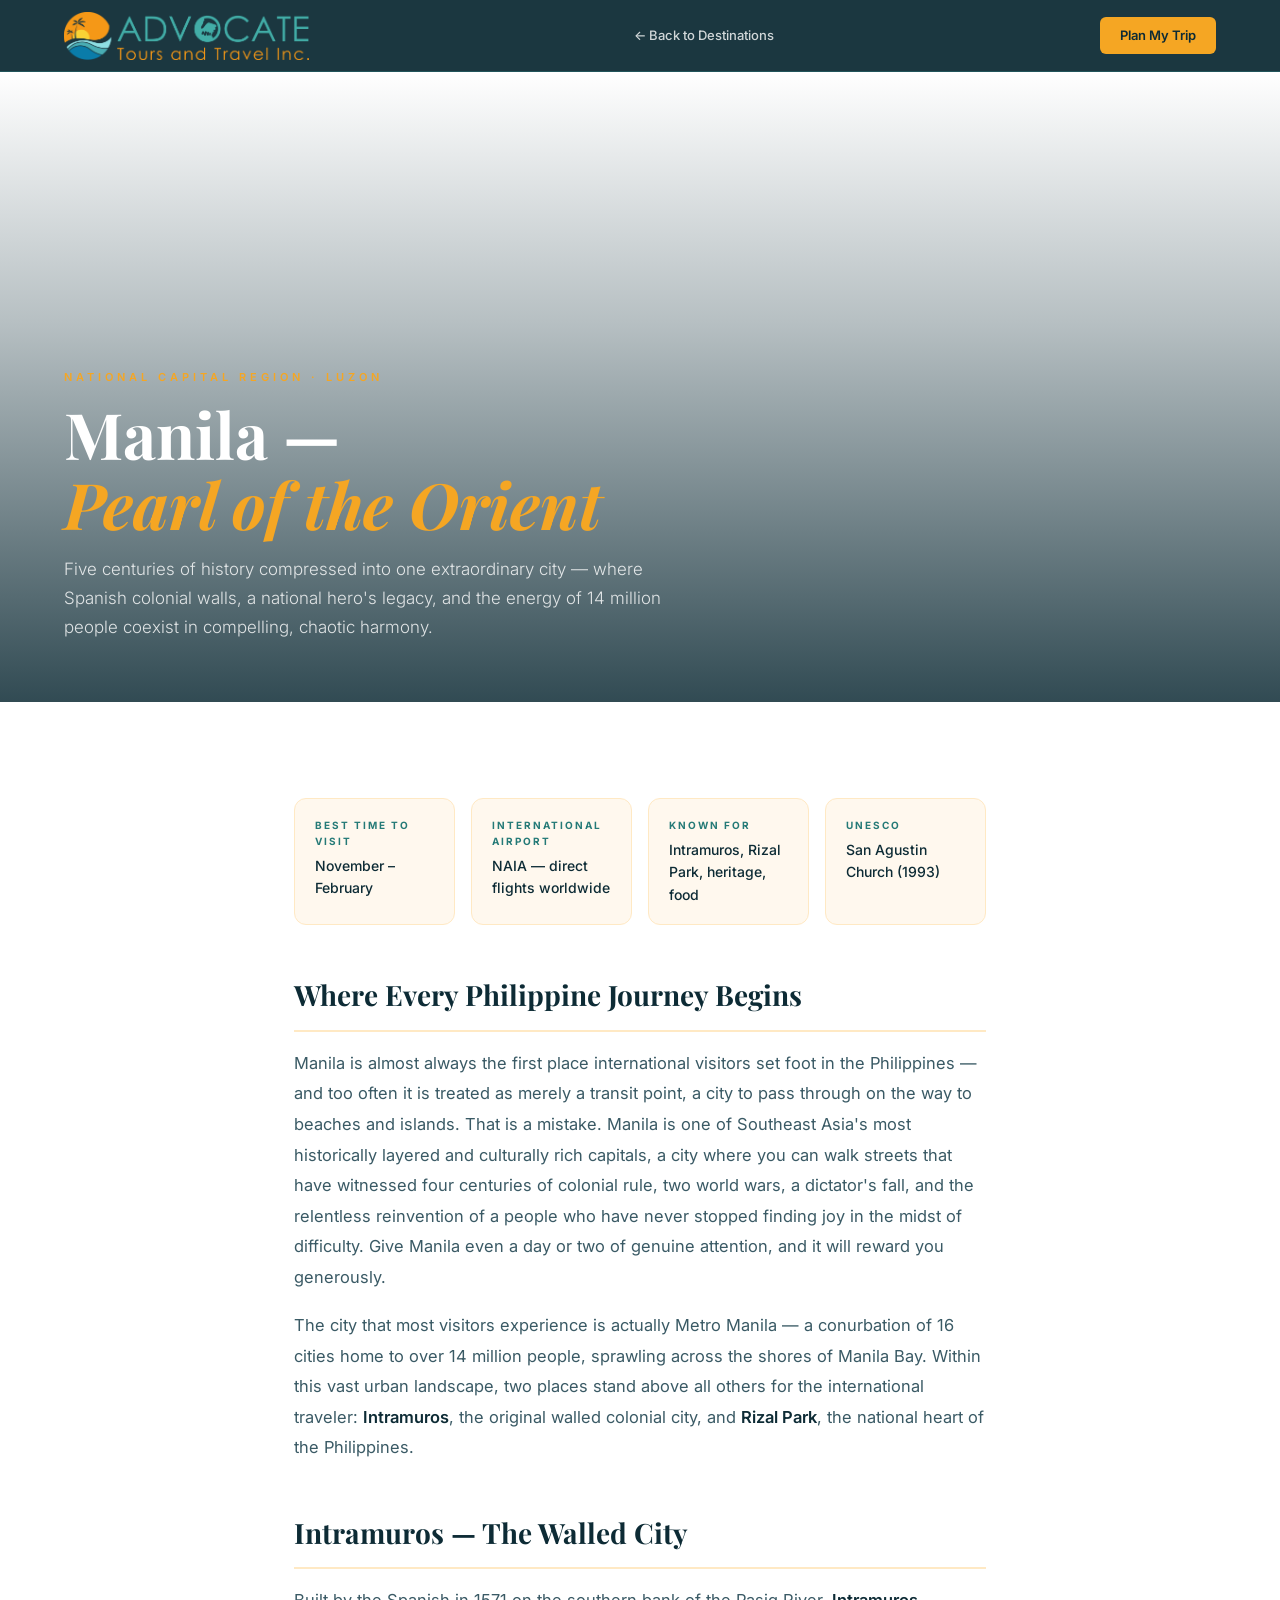
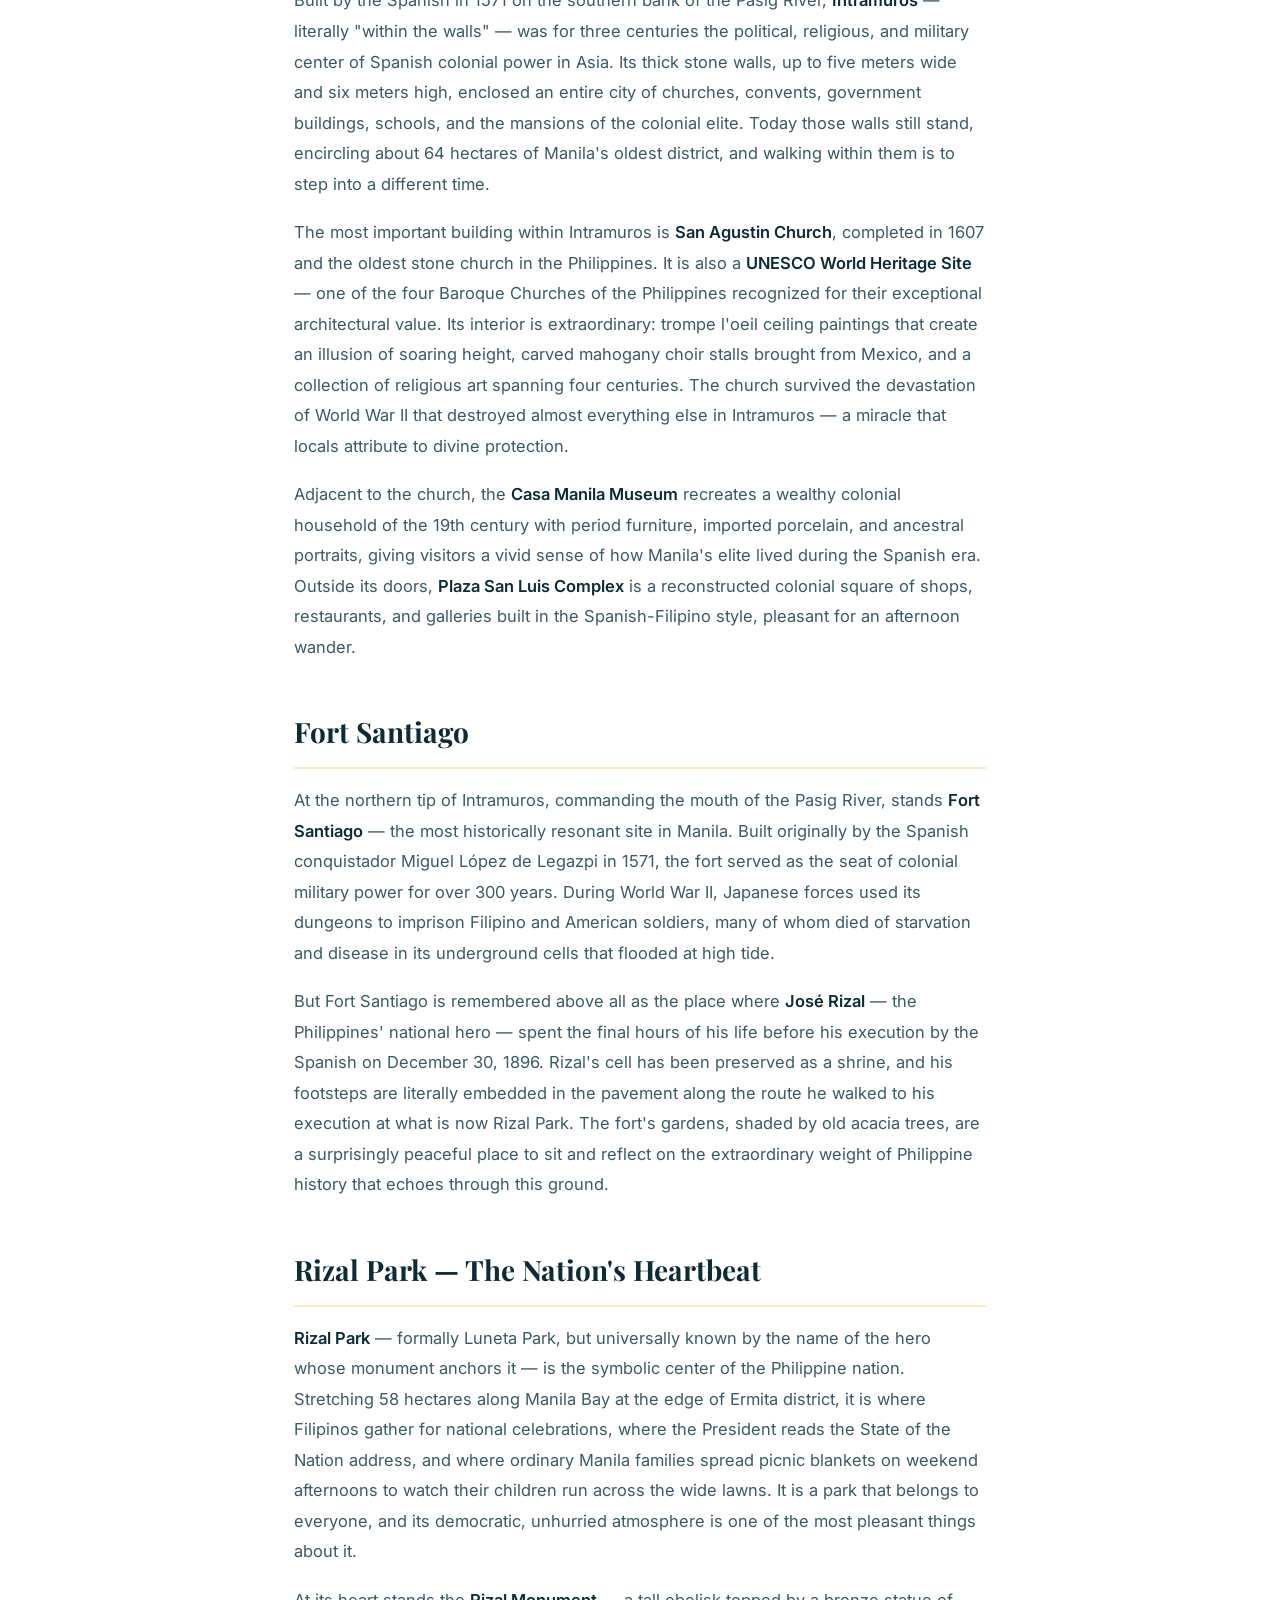
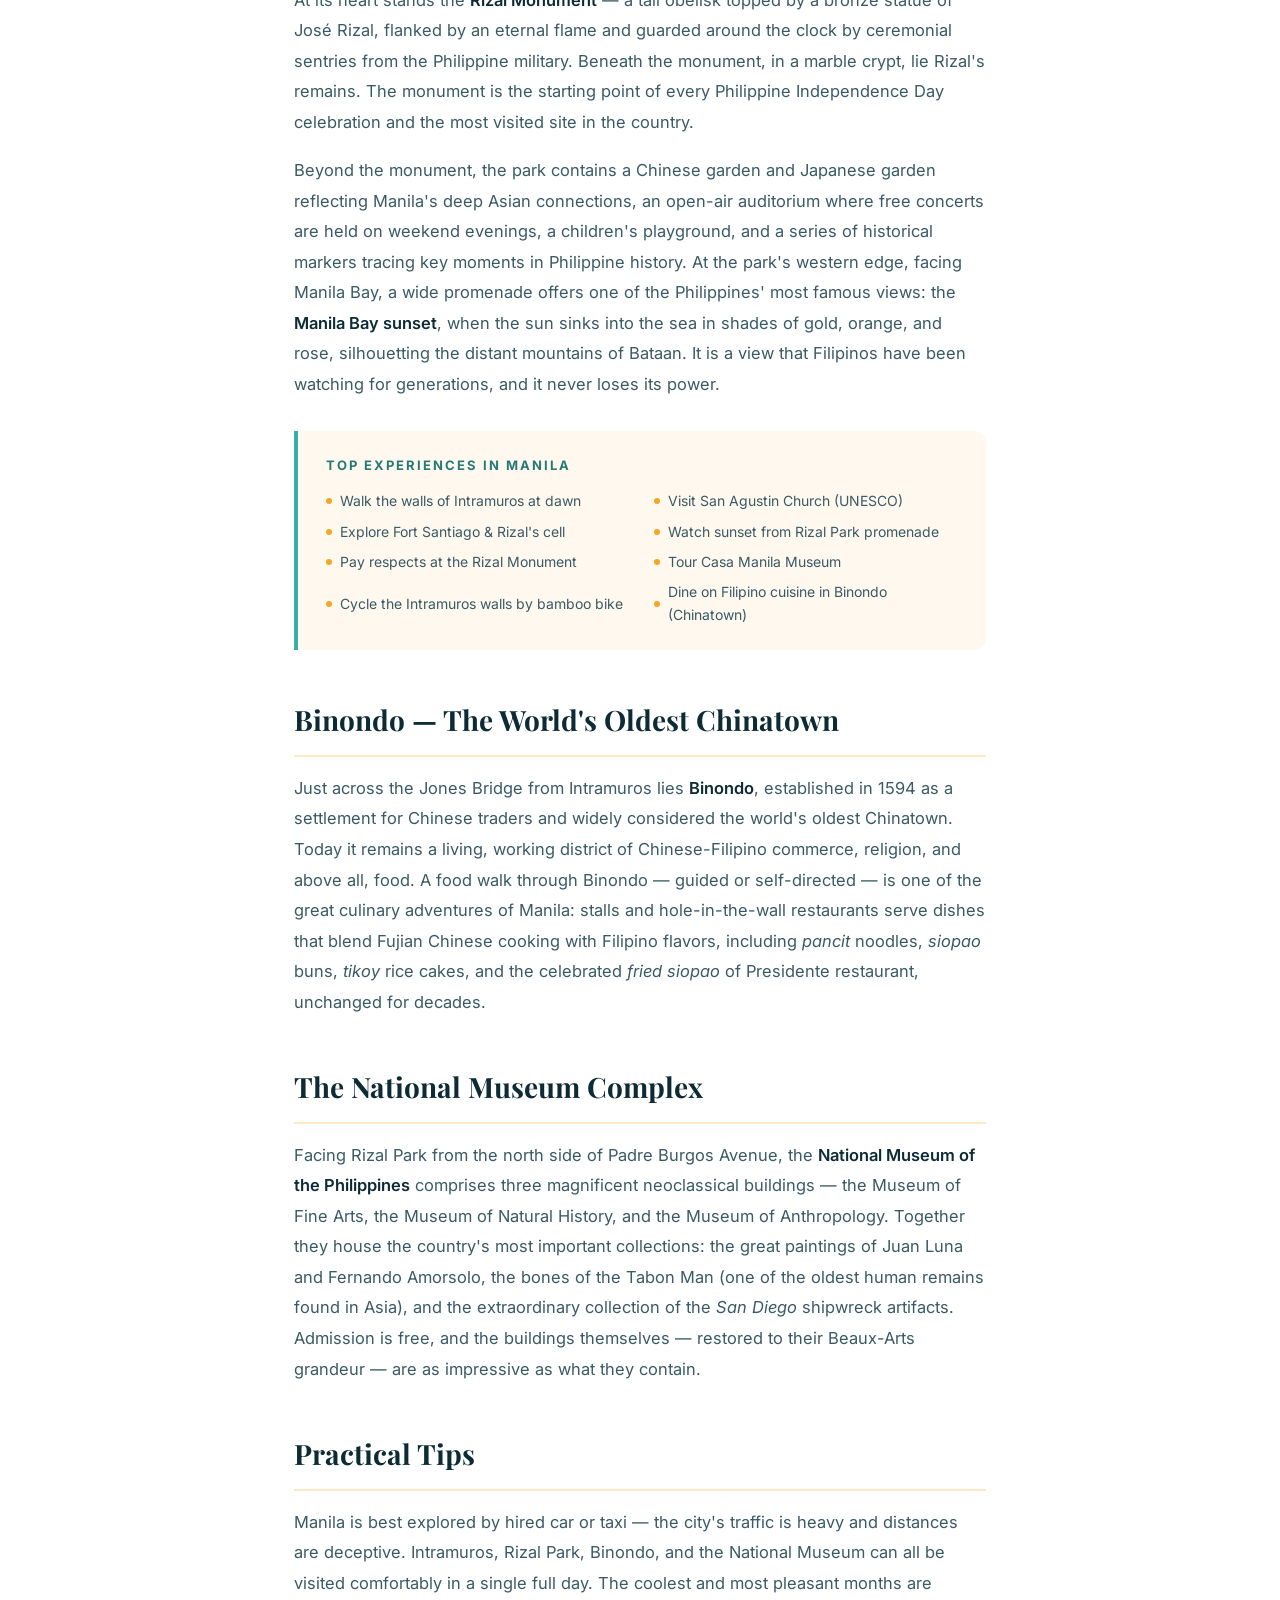
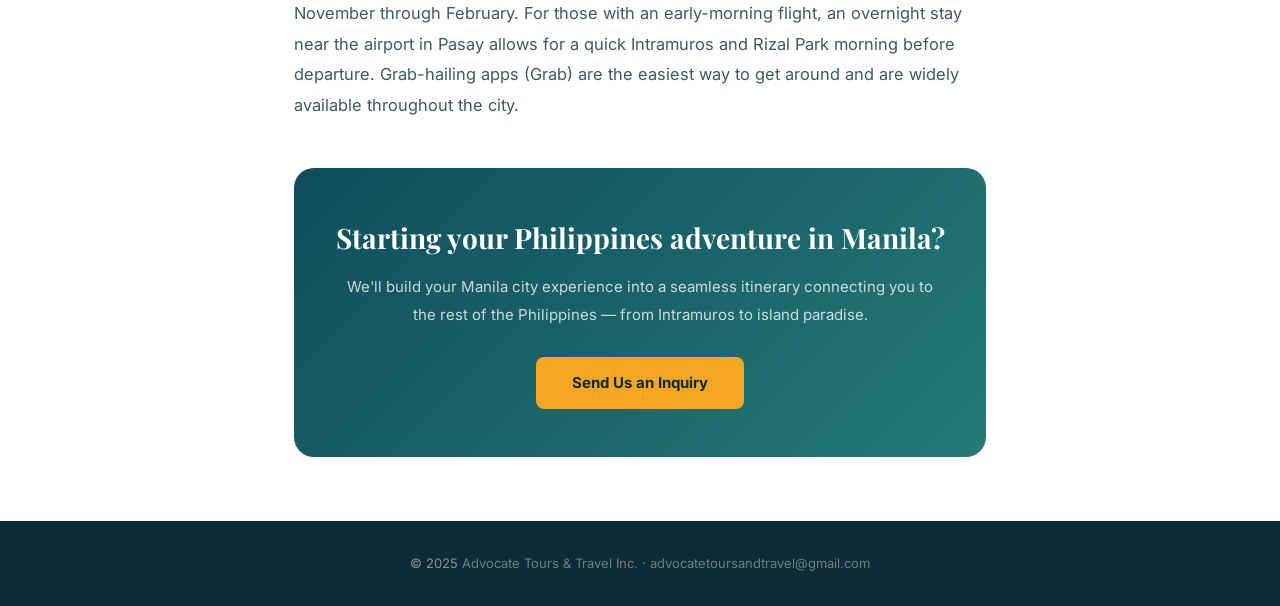
<file: manila.html>
<!DOCTYPE html>
<html lang="en">
<head>
<meta charset="UTF-8" /><meta name="viewport" content="width=device-width, initial-scale=1.0" />
<title>Manila – Advocate Tours & Travel</title>
<link rel="preconnect" href="https://fonts.googleapis.com" />
<link rel="preconnect" href="https://fonts.gstatic.com" crossorigin />
<link href="https://fonts.googleapis.com/css2?family=Playfair+Display:ital,wght@0,400;0,600;0,700;1,400&family=Inter:wght@300;400;500;600&display=swap" rel="stylesheet" />
<link rel="stylesheet" href="article-template.css" />
</head>
<body>
<nav>
  <div class="nav-logo"><img src="advocate-logo.png.png" alt="Advocate Tours and Travel Inc" /></div>
  <a href="index.html" class="nav-back">← Back to Destinations</a>
  <a href="index.html#book" class="nav-cta">Plan My Trip</a>
</nav>

<div class="article-hero">
  <div class="article-hero-bg" style="background-image: url('https://images.unsplash.com/photo-1736122094944-da4deea774ab?w=1600&q=80&auto=format&fit=crop');"></div>
  <div class="article-hero-content">
    <p class="article-eyebrow">National Capital Region · Luzon</p>
    <h1 class="article-title">Manila —<br><em>Pearl of the Orient</em></h1>
    <p class="article-intro">Five centuries of history compressed into one extraordinary city — where Spanish colonial walls, a national hero's legacy, and the energy of 14 million people coexist in compelling, chaotic harmony.</p>
  </div>
</div>

<div class="article-body">
  <div class="info-grid">
    <div class="info-card"><div class="label">Best Time to Visit</div><div class="value">November – February</div></div>
    <div class="info-card"><div class="label">International Airport</div><div class="value">NAIA — direct flights worldwide</div></div>
    <div class="info-card"><div class="label">Known For</div><div class="value">Intramuros, Rizal Park, heritage, food</div></div>
    <div class="info-card"><div class="label">UNESCO</div><div class="value">San Agustin Church (1993)</div></div>
  </div>

  <h2>Where Every Philippine Journey Begins</h2>
  <p>Manila is almost always the first place international visitors set foot in the Philippines — and too often it is treated as merely a transit point, a city to pass through on the way to beaches and islands. That is a mistake. Manila is one of Southeast Asia's most historically layered and culturally rich capitals, a city where you can walk streets that have witnessed four centuries of colonial rule, two world wars, a dictator's fall, and the relentless reinvention of a people who have never stopped finding joy in the midst of difficulty. Give Manila even a day or two of genuine attention, and it will reward you generously.</p>
  <p>The city that most visitors experience is actually Metro Manila — a conurbation of 16 cities home to over 14 million people, sprawling across the shores of Manila Bay. Within this vast urban landscape, two places stand above all others for the international traveler: <strong>Intramuros</strong>, the original walled colonial city, and <strong>Rizal Park</strong>, the national heart of the Philippines.</p>

  <h2>Intramuros — The Walled City</h2>
  <p>Built by the Spanish in 1571 on the southern bank of the Pasig River, <strong>Intramuros</strong> — literally "within the walls" — was for three centuries the political, religious, and military center of Spanish colonial power in Asia. Its thick stone walls, up to five meters wide and six meters high, enclosed an entire city of churches, convents, government buildings, schools, and the mansions of the colonial elite. Today those walls still stand, encircling about 64 hectares of Manila's oldest district, and walking within them is to step into a different time.</p>
  <p>The most important building within Intramuros is <strong>San Agustin Church</strong>, completed in 1607 and the oldest stone church in the Philippines. It is also a <strong>UNESCO World Heritage Site</strong> — one of the four Baroque Churches of the Philippines recognized for their exceptional architectural value. Its interior is extraordinary: trompe l'oeil ceiling paintings that create an illusion of soaring height, carved mahogany choir stalls brought from Mexico, and a collection of religious art spanning four centuries. The church survived the devastation of World War II that destroyed almost everything else in Intramuros — a miracle that locals attribute to divine protection.</p>
  <p>Adjacent to the church, the <strong>Casa Manila Museum</strong> recreates a wealthy colonial household of the 19th century with period furniture, imported porcelain, and ancestral portraits, giving visitors a vivid sense of how Manila's elite lived during the Spanish era. Outside its doors, <strong>Plaza San Luis Complex</strong> is a reconstructed colonial square of shops, restaurants, and galleries built in the Spanish-Filipino style, pleasant for an afternoon wander.</p>

  <h2>Fort Santiago</h2>
  <p>At the northern tip of Intramuros, commanding the mouth of the Pasig River, stands <strong>Fort Santiago</strong> — the most historically resonant site in Manila. Built originally by the Spanish conquistador Miguel López de Legazpi in 1571, the fort served as the seat of colonial military power for over 300 years. During World War II, Japanese forces used its dungeons to imprison Filipino and American soldiers, many of whom died of starvation and disease in its underground cells that flooded at high tide.</p>
  <p>But Fort Santiago is remembered above all as the place where <strong>José Rizal</strong> — the Philippines' national hero — spent the final hours of his life before his execution by the Spanish on December 30, 1896. Rizal's cell has been preserved as a shrine, and his footsteps are literally embedded in the pavement along the route he walked to his execution at what is now Rizal Park. The fort's gardens, shaded by old acacia trees, are a surprisingly peaceful place to sit and reflect on the extraordinary weight of Philippine history that echoes through this ground.</p>

  <h2>Rizal Park — The Nation's Heartbeat</h2>
  <p><strong>Rizal Park</strong> — formally Luneta Park, but universally known by the name of the hero whose monument anchors it — is the symbolic center of the Philippine nation. Stretching 58 hectares along Manila Bay at the edge of Ermita district, it is where Filipinos gather for national celebrations, where the President reads the State of the Nation address, and where ordinary Manila families spread picnic blankets on weekend afternoons to watch their children run across the wide lawns. It is a park that belongs to everyone, and its democratic, unhurried atmosphere is one of the most pleasant things about it.</p>
  <p>At its heart stands the <strong>Rizal Monument</strong> — a tall obelisk topped by a bronze statue of José Rizal, flanked by an eternal flame and guarded around the clock by ceremonial sentries from the Philippine military. Beneath the monument, in a marble crypt, lie Rizal's remains. The monument is the starting point of every Philippine Independence Day celebration and the most visited site in the country.</p>
  <p>Beyond the monument, the park contains a Chinese garden and Japanese garden reflecting Manila's deep Asian connections, an open-air auditorium where free concerts are held on weekend evenings, a children's playground, and a series of historical markers tracing key moments in Philippine history. At the park's western edge, facing Manila Bay, a wide promenade offers one of the Philippines' most famous views: the <strong>Manila Bay sunset</strong>, when the sun sinks into the sea in shades of gold, orange, and rose, silhouetting the distant mountains of Bataan. It is a view that Filipinos have been watching for generations, and it never loses its power.</p>

  <div class="highlights-box">
    <h3>Top Experiences in Manila</h3>
    <ul>
      <li>Walk the walls of Intramuros at dawn</li>
      <li>Visit San Agustin Church (UNESCO)</li>
      <li>Explore Fort Santiago & Rizal's cell</li>
      <li>Watch sunset from Rizal Park promenade</li>
      <li>Pay respects at the Rizal Monument</li>
      <li>Tour Casa Manila Museum</li>
      <li>Cycle the Intramuros walls by bamboo bike</li>
      <li>Dine on Filipino cuisine in Binondo (Chinatown)</li>
    </ul>
  </div>

  <h2>Binondo — The World's Oldest Chinatown</h2>
  <p>Just across the Jones Bridge from Intramuros lies <strong>Binondo</strong>, established in 1594 as a settlement for Chinese traders and widely considered the world's oldest Chinatown. Today it remains a living, working district of Chinese-Filipino commerce, religion, and above all, food. A food walk through Binondo — guided or self-directed — is one of the great culinary adventures of Manila: stalls and hole-in-the-wall restaurants serve dishes that blend Fujian Chinese cooking with Filipino flavors, including <em>pancit</em> noodles, <em>siopao</em> buns, <em>tikoy</em> rice cakes, and the celebrated <em>fried siopao</em> of Presidente restaurant, unchanged for decades.</p>

  <h2>The National Museum Complex</h2>
  <p>Facing Rizal Park from the north side of Padre Burgos Avenue, the <strong>National Museum of the Philippines</strong> comprises three magnificent neoclassical buildings — the Museum of Fine Arts, the Museum of Natural History, and the Museum of Anthropology. Together they house the country's most important collections: the great paintings of Juan Luna and Fernando Amorsolo, the bones of the Tabon Man (one of the oldest human remains found in Asia), and the extraordinary collection of the <em>San Diego</em> shipwreck artifacts. Admission is free, and the buildings themselves — restored to their Beaux-Arts grandeur — are as impressive as what they contain.</p>

  <h2>Practical Tips</h2>
  <p>Manila is best explored by hired car or taxi — the city's traffic is heavy and distances are deceptive. Intramuros, Rizal Park, Binondo, and the National Museum can all be visited comfortably in a single full day. The coolest and most pleasant months are November through February. For those with an early-morning flight, an overnight stay near the airport in Pasay allows for a quick Intramuros and Rizal Park morning before departure. Grab-hailing apps (Grab) are the easiest way to get around and are widely available throughout the city.</p>

  <div class="article-cta">
    <h3>Starting your Philippines adventure in Manila?</h3>
    <p>We'll build your Manila city experience into a seamless itinerary connecting you to the rest of the Philippines — from Intramuros to island paradise.</p>
    <a href="index.html#book" class="btn-cta">Send Us an Inquiry</a>
  </div>
</div>

<footer><p>© 2025 <a href="index.html">Advocate Tours & Travel Inc.</a> · <a href="mailto:advocatetoursandtravel@gmail.com">advocatetoursandtravel@gmail.com</a></p></footer>
</body>
</html>
</file>
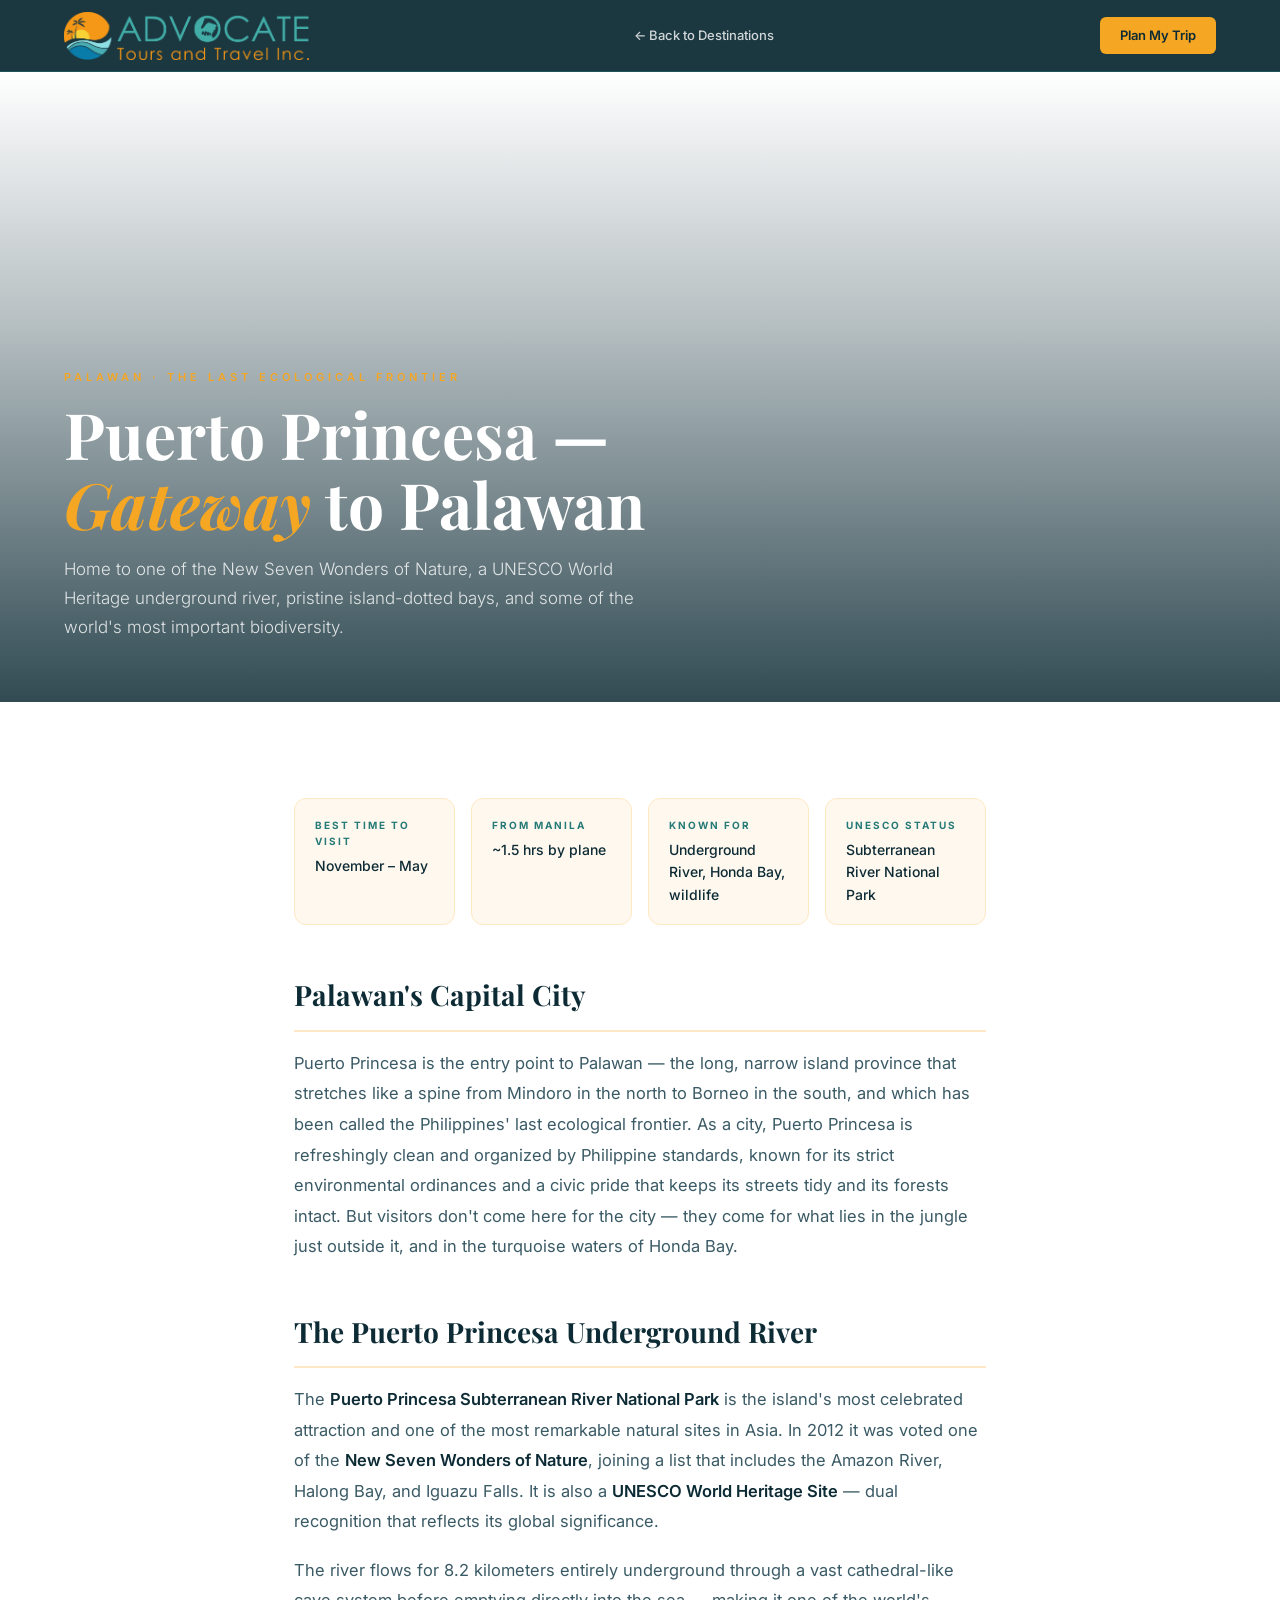
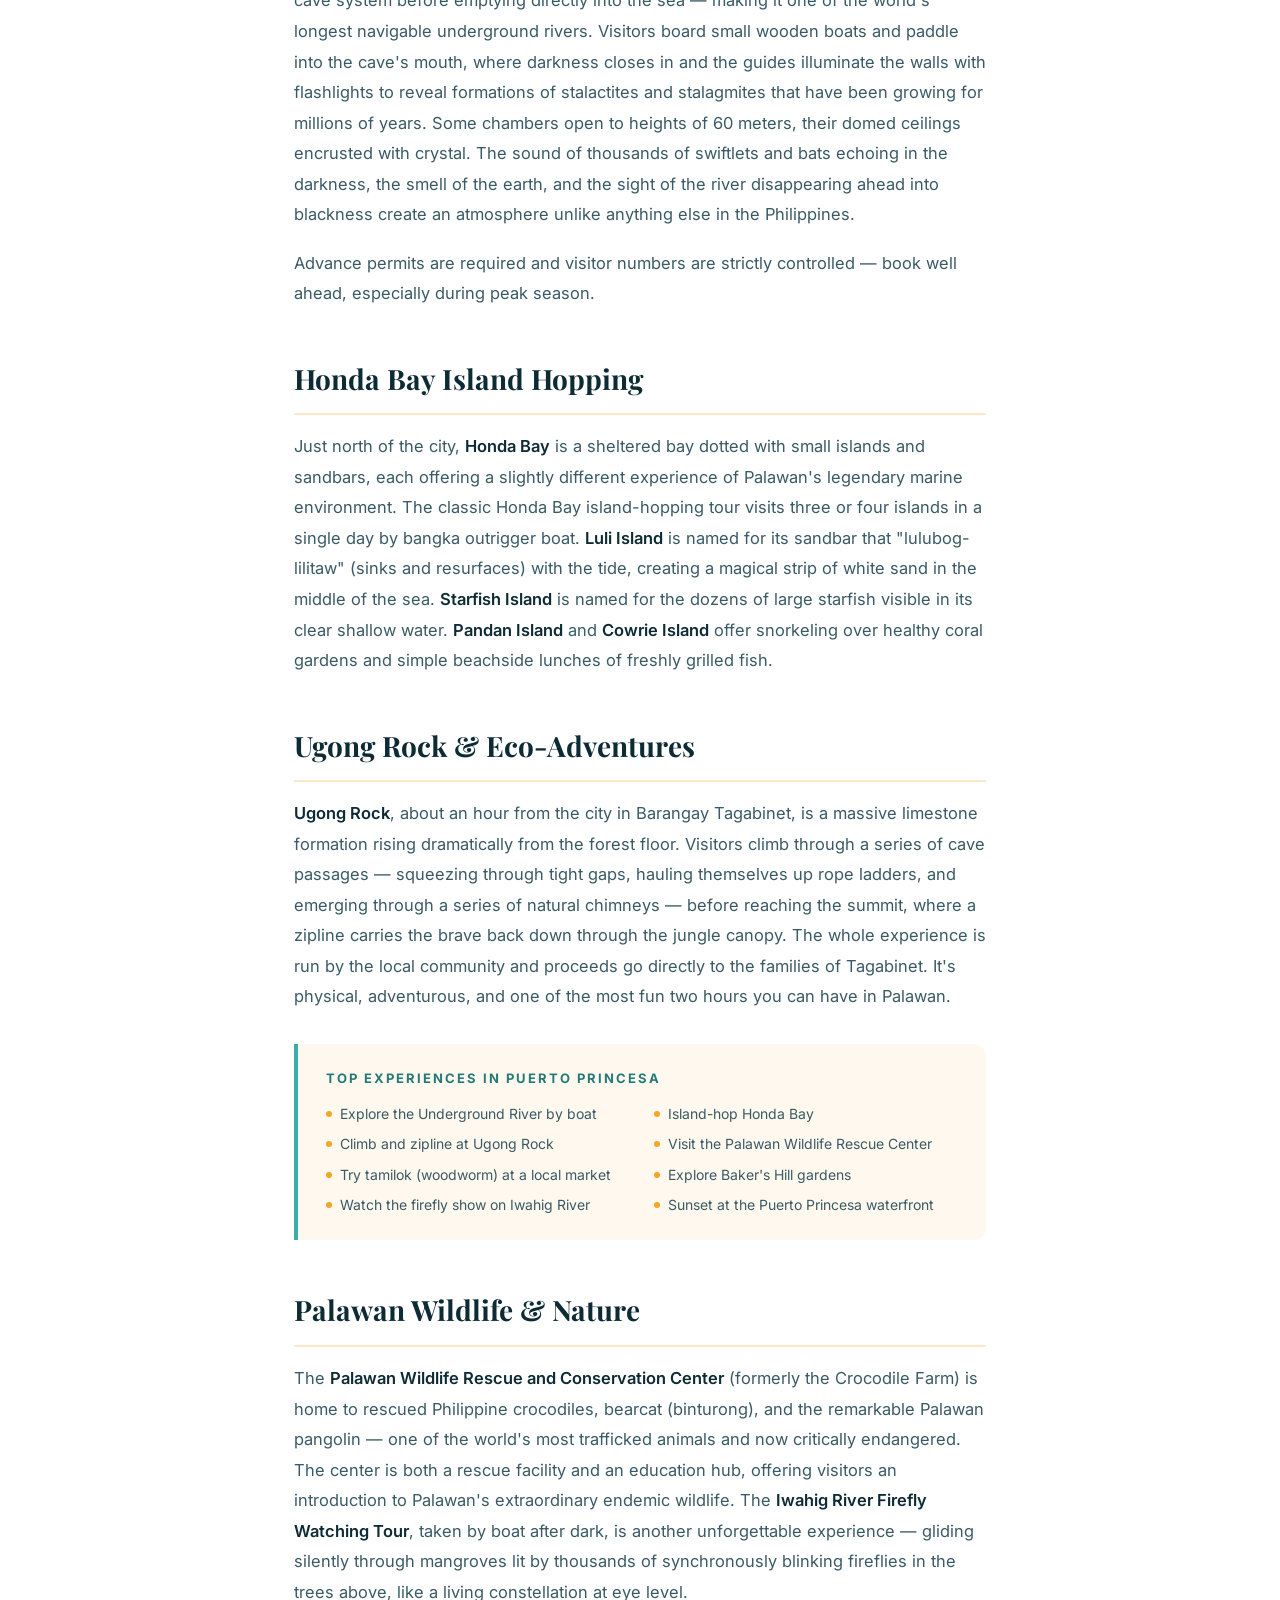
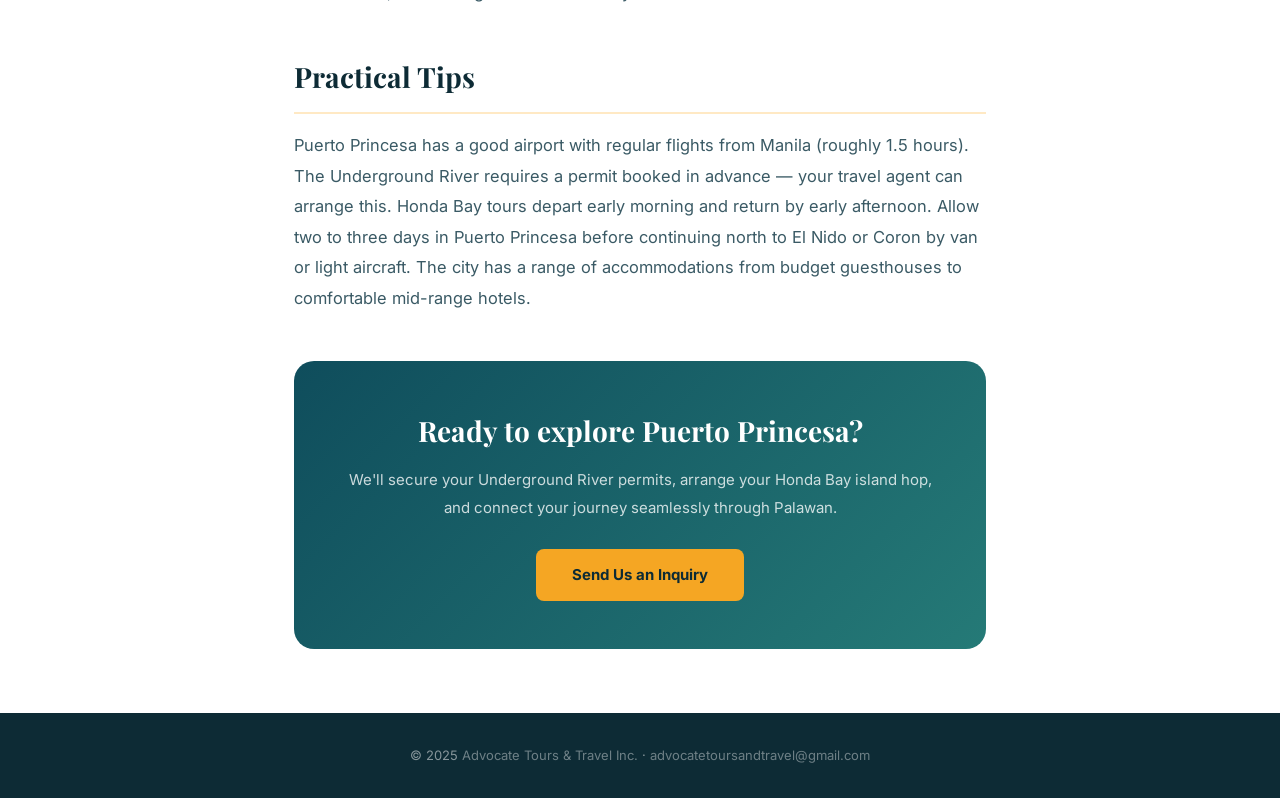
<file: puerto-princesa.html>
<!DOCTYPE html>
<html lang="en">
<head>
<meta charset="UTF-8" /><meta name="viewport" content="width=device-width, initial-scale=1.0" />
<title>Puerto Princesa – Advocate Tours & Travel</title>
<link rel="preconnect" href="https://fonts.googleapis.com" />
<link rel="preconnect" href="https://fonts.gstatic.com" crossorigin />
<link href="https://fonts.googleapis.com/css2?family=Playfair+Display:ital,wght@0,400;0,600;0,700;1,400&family=Inter:wght@300;400;500;600&display=swap" rel="stylesheet" />
<link rel="stylesheet" href="article-template.css" />
</head>
<body>
<nav>
  <div class="nav-logo"><img src="advocate-logo.png.png" alt="Advocate Tours and Travel Inc" /></div>
  <a href="index.html" class="nav-back">← Back to Destinations</a>
  <a href="index.html#book" class="nav-cta">Plan My Trip</a>
</nav>

<div class="article-hero">
  <div class="article-hero-bg" style="background-image: url('https://images.unsplash.com/photo-1654116502876-d04054f61a6b?w=1600&q=80&auto=format&fit=crop&ixlib=rb-4.1.0');"></div>
  <div class="article-hero-content">
    <p class="article-eyebrow">Palawan · The Last Ecological Frontier</p>
    <h1 class="article-title">Puerto Princesa —<br><em>Gateway</em> to Palawan</h1>
    <p class="article-intro">Home to one of the New Seven Wonders of Nature, a UNESCO World Heritage underground river, pristine island-dotted bays, and some of the world's most important biodiversity.</p>
  </div>
</div>

<div class="article-body">
  <div class="info-grid">
    <div class="info-card"><div class="label">Best Time to Visit</div><div class="value">November – May</div></div>
    <div class="info-card"><div class="label">From Manila</div><div class="value">~1.5 hrs by plane</div></div>
    <div class="info-card"><div class="label">Known For</div><div class="value">Underground River, Honda Bay, wildlife</div></div>
    <div class="info-card"><div class="label">UNESCO Status</div><div class="value">Subterranean River National Park</div></div>
  </div>

  <h2>Palawan's Capital City</h2>
  <p>Puerto Princesa is the entry point to Palawan — the long, narrow island province that stretches like a spine from Mindoro in the north to Borneo in the south, and which has been called the Philippines' last ecological frontier. As a city, Puerto Princesa is refreshingly clean and organized by Philippine standards, known for its strict environmental ordinances and a civic pride that keeps its streets tidy and its forests intact. But visitors don't come here for the city — they come for what lies in the jungle just outside it, and in the turquoise waters of Honda Bay.</p>

  <h2>The Puerto Princesa Underground River</h2>
  <p>The <strong>Puerto Princesa Subterranean River National Park</strong> is the island's most celebrated attraction and one of the most remarkable natural sites in Asia. In 2012 it was voted one of the <strong>New Seven Wonders of Nature</strong>, joining a list that includes the Amazon River, Halong Bay, and Iguazu Falls. It is also a <strong>UNESCO World Heritage Site</strong> — dual recognition that reflects its global significance.</p>
  <p>The river flows for 8.2 kilometers entirely underground through a vast cathedral-like cave system before emptying directly into the sea — making it one of the world's longest navigable underground rivers. Visitors board small wooden boats and paddle into the cave's mouth, where darkness closes in and the guides illuminate the walls with flashlights to reveal formations of stalactites and stalagmites that have been growing for millions of years. Some chambers open to heights of 60 meters, their domed ceilings encrusted with crystal. The sound of thousands of swiftlets and bats echoing in the darkness, the smell of the earth, and the sight of the river disappearing ahead into blackness create an atmosphere unlike anything else in the Philippines.</p>
  <p>Advance permits are required and visitor numbers are strictly controlled — book well ahead, especially during peak season.</p>

  <h2>Honda Bay Island Hopping</h2>
  <p>Just north of the city, <strong>Honda Bay</strong> is a sheltered bay dotted with small islands and sandbars, each offering a slightly different experience of Palawan's legendary marine environment. The classic Honda Bay island-hopping tour visits three or four islands in a single day by bangka outrigger boat. <strong>Luli Island</strong> is named for its sandbar that "lulubog-lilitaw" (sinks and resurfaces) with the tide, creating a magical strip of white sand in the middle of the sea. <strong>Starfish Island</strong> is named for the dozens of large starfish visible in its clear shallow water. <strong>Pandan Island</strong> and <strong>Cowrie Island</strong> offer snorkeling over healthy coral gardens and simple beachside lunches of freshly grilled fish.</p>

  <h2>Ugong Rock & Eco-Adventures</h2>
  <p><strong>Ugong Rock</strong>, about an hour from the city in Barangay Tagabinet, is a massive limestone formation rising dramatically from the forest floor. Visitors climb through a series of cave passages — squeezing through tight gaps, hauling themselves up rope ladders, and emerging through a series of natural chimneys — before reaching the summit, where a zipline carries the brave back down through the jungle canopy. The whole experience is run by the local community and proceeds go directly to the families of Tagabinet. It's physical, adventurous, and one of the most fun two hours you can have in Palawan.</p>

  <div class="highlights-box">
    <h3>Top Experiences in Puerto Princesa</h3>
    <ul>
      <li>Explore the Underground River by boat</li>
      <li>Island-hop Honda Bay</li>
      <li>Climb and zipline at Ugong Rock</li>
      <li>Visit the Palawan Wildlife Rescue Center</li>
      <li>Try tamilok (woodworm) at a local market</li>
      <li>Explore Baker's Hill gardens</li>
      <li>Watch the firefly show on Iwahig River</li>
      <li>Sunset at the Puerto Princesa waterfront</li>
    </ul>
  </div>

  <h2>Palawan Wildlife & Nature</h2>
  <p>The <strong>Palawan Wildlife Rescue and Conservation Center</strong> (formerly the Crocodile Farm) is home to rescued Philippine crocodiles, bearcat (binturong), and the remarkable Palawan pangolin — one of the world's most trafficked animals and now critically endangered. The center is both a rescue facility and an education hub, offering visitors an introduction to Palawan's extraordinary endemic wildlife. The <strong>Iwahig River Firefly Watching Tour</strong>, taken by boat after dark, is another unforgettable experience — gliding silently through mangroves lit by thousands of synchronously blinking fireflies in the trees above, like a living constellation at eye level.</p>

  <h2>Practical Tips</h2>
  <p>Puerto Princesa has a good airport with regular flights from Manila (roughly 1.5 hours). The Underground River requires a permit booked in advance — your travel agent can arrange this. Honda Bay tours depart early morning and return by early afternoon. Allow two to three days in Puerto Princesa before continuing north to El Nido or Coron by van or light aircraft. The city has a range of accommodations from budget guesthouses to comfortable mid-range hotels.</p>

  <div class="article-cta">
    <h3>Ready to explore Puerto Princesa?</h3>
    <p>We'll secure your Underground River permits, arrange your Honda Bay island hop, and connect your journey seamlessly through Palawan.</p>
    <a href="index.html#book" class="btn-cta">Send Us an Inquiry</a>
  </div>
</div>

<footer><p>© 2025 <a href="index.html">Advocate Tours & Travel Inc.</a> · <a href="mailto:advocatetoursandtravel@gmail.com">advocatetoursandtravel@gmail.com</a></p></footer>
</body>
</html>
</file>
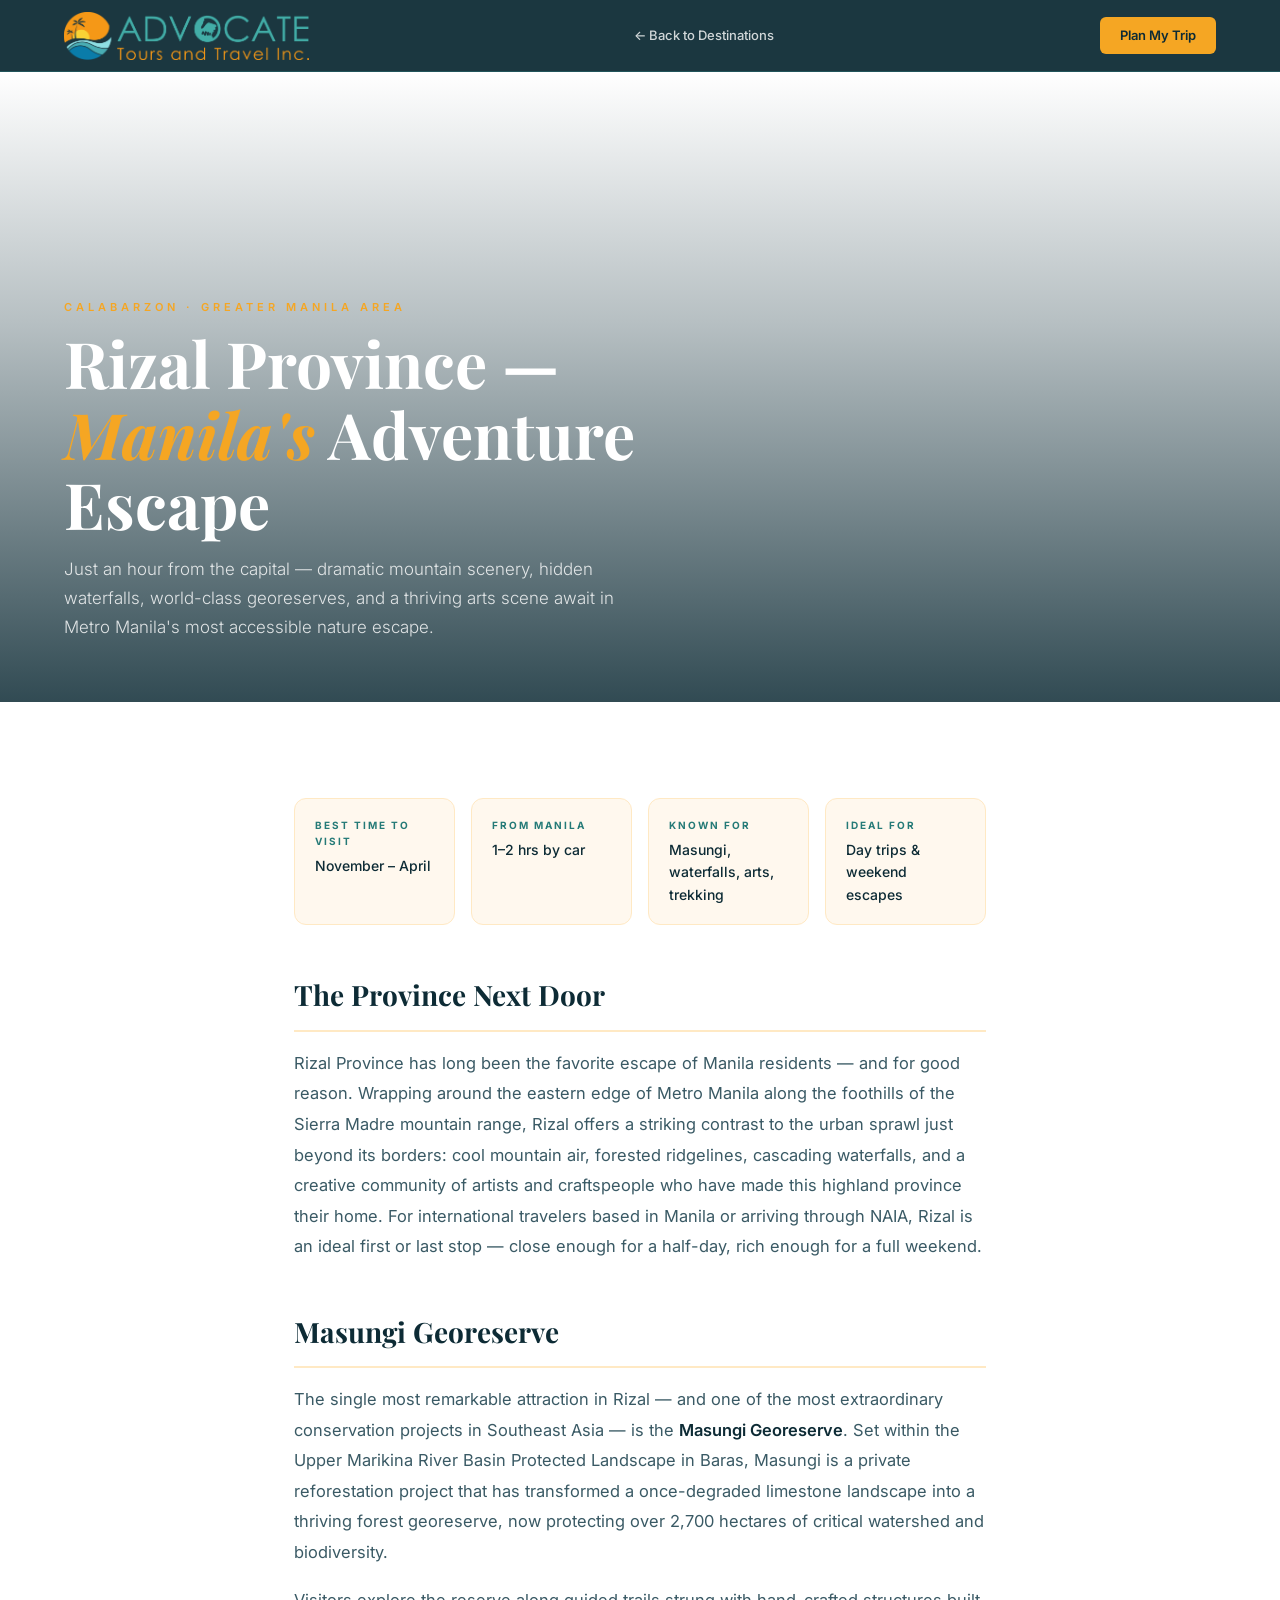
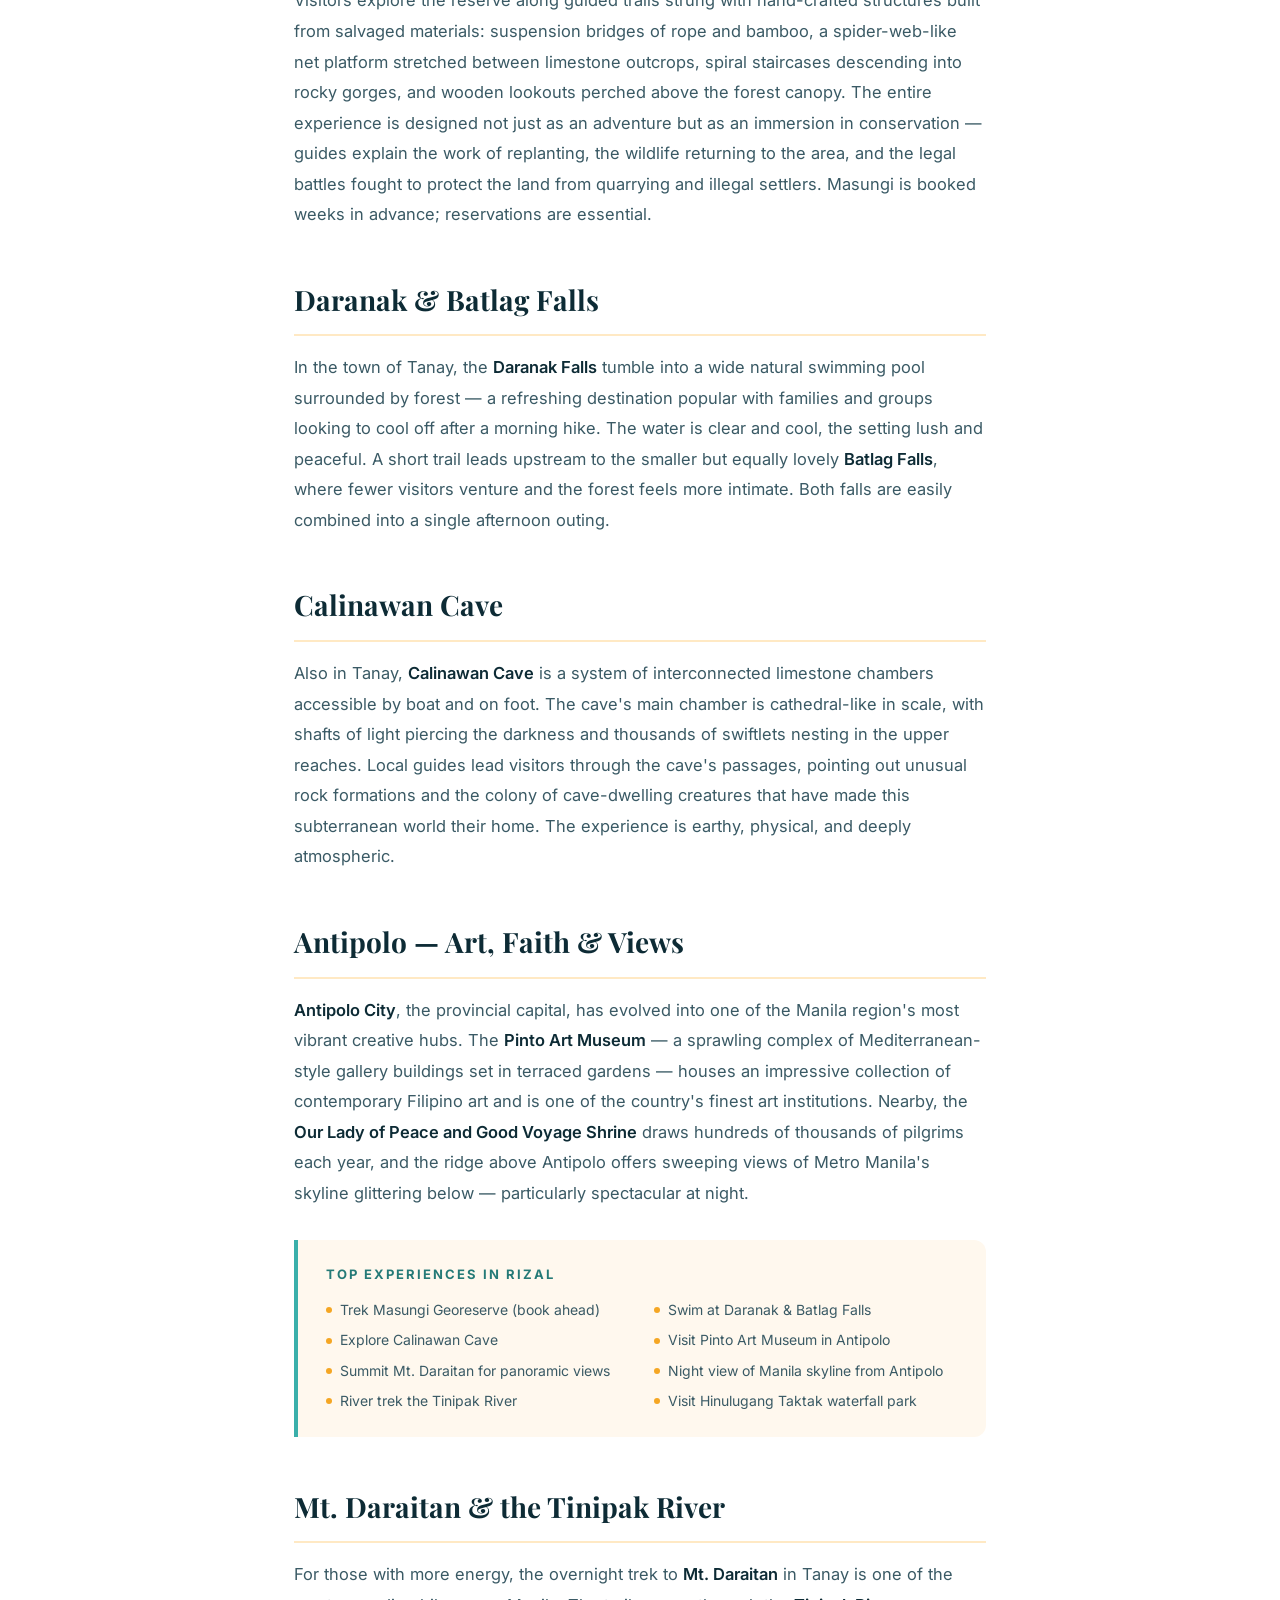
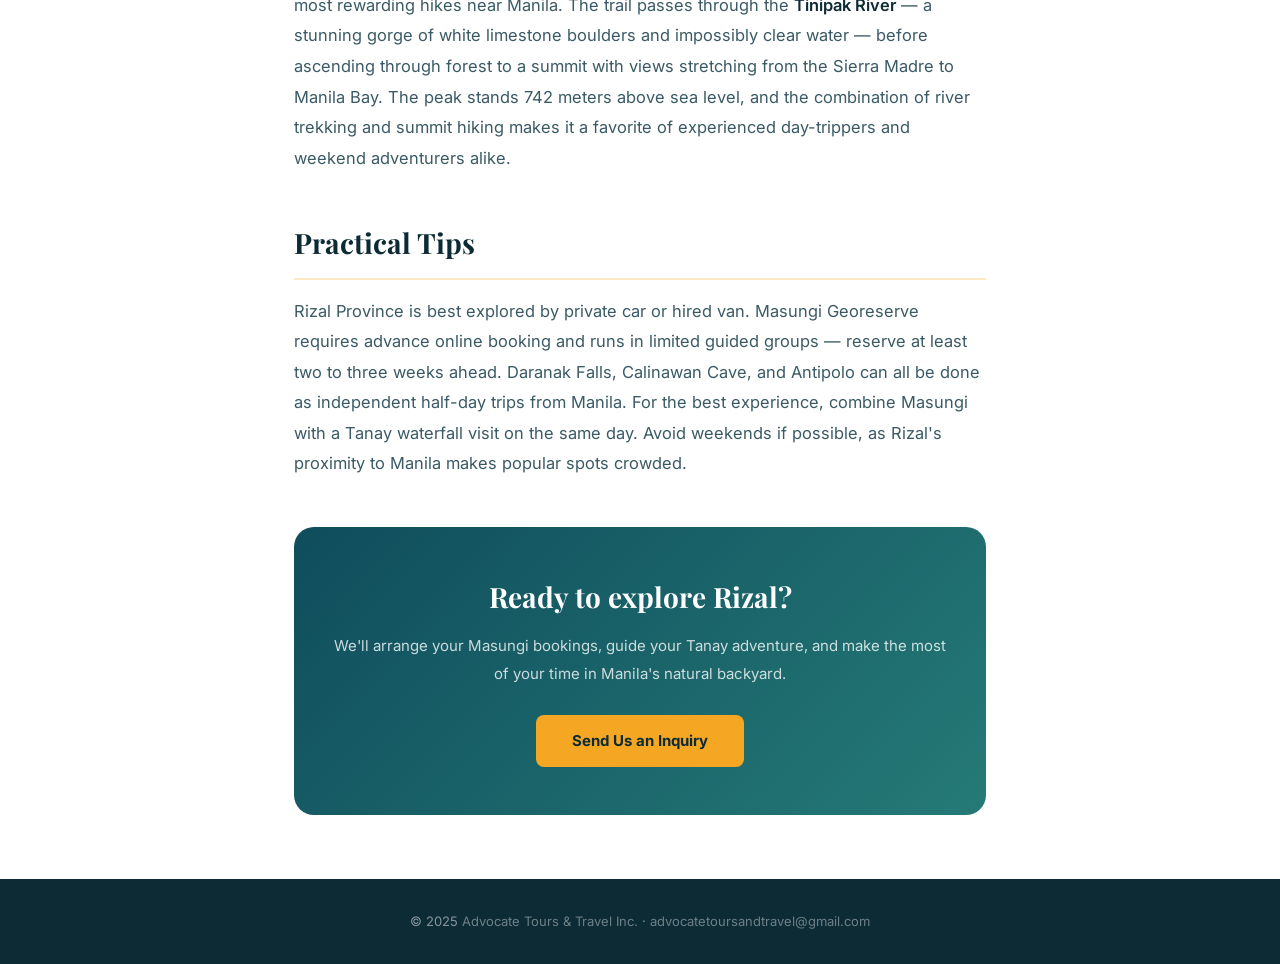
<file: rizal.html>
<!DOCTYPE html>
<html lang="en">
<head>
<meta charset="UTF-8" /><meta name="viewport" content="width=device-width, initial-scale=1.0" />
<title>Rizal Province – Advocate Tours & Travel</title>
<link rel="preconnect" href="https://fonts.googleapis.com" />
<link rel="preconnect" href="https://fonts.gstatic.com" crossorigin />
<link href="https://fonts.googleapis.com/css2?family=Playfair+Display:ital,wght@0,400;0,600;0,700;1,400&family=Inter:wght@300;400;500;600&display=swap" rel="stylesheet" />
<link rel="stylesheet" href="article-template.css" />
</head>
<body>
<nav>
  <div class="nav-logo"><img src="advocate-logo.png.png" alt="Advocate Tours and Travel Inc" /></div>
  <a href="index.html" class="nav-back">← Back to Destinations</a>
  <a href="index.html#book" class="nav-cta">Plan My Trip</a>
</nav>

<div class="article-hero">
  <div class="article-hero-bg" style="background-image: url('https://images.unsplash.com/photo-1536481046830-9b11bb07e8b8?w=1600&q=80&auto=format&fit=crop');"></div>
  <div class="article-hero-content">
    <p class="article-eyebrow">Calabarzon · Greater Manila Area</p>
    <h1 class="article-title">Rizal Province —<br><em>Manila's</em> Adventure Escape</h1>
    <p class="article-intro">Just an hour from the capital — dramatic mountain scenery, hidden waterfalls, world-class georeserves, and a thriving arts scene await in Metro Manila's most accessible nature escape.</p>
  </div>
</div>

<div class="article-body">
  <div class="info-grid">
    <div class="info-card"><div class="label">Best Time to Visit</div><div class="value">November – April</div></div>
    <div class="info-card"><div class="label">From Manila</div><div class="value">1–2 hrs by car</div></div>
    <div class="info-card"><div class="label">Known For</div><div class="value">Masungi, waterfalls, arts, trekking</div></div>
    <div class="info-card"><div class="label">Ideal For</div><div class="value">Day trips & weekend escapes</div></div>
  </div>

  <h2>The Province Next Door</h2>
  <p>Rizal Province has long been the favorite escape of Manila residents — and for good reason. Wrapping around the eastern edge of Metro Manila along the foothills of the Sierra Madre mountain range, Rizal offers a striking contrast to the urban sprawl just beyond its borders: cool mountain air, forested ridgelines, cascading waterfalls, and a creative community of artists and craftspeople who have made this highland province their home. For international travelers based in Manila or arriving through NAIA, Rizal is an ideal first or last stop — close enough for a half-day, rich enough for a full weekend.</p>

  <h2>Masungi Georeserve</h2>
  <p>The single most remarkable attraction in Rizal — and one of the most extraordinary conservation projects in Southeast Asia — is the <strong>Masungi Georeserve</strong>. Set within the Upper Marikina River Basin Protected Landscape in Baras, Masungi is a private reforestation project that has transformed a once-degraded limestone landscape into a thriving forest georeserve, now protecting over 2,700 hectares of critical watershed and biodiversity.</p>
  <p>Visitors explore the reserve along guided trails strung with hand-crafted structures built from salvaged materials: suspension bridges of rope and bamboo, a spider-web-like net platform stretched between limestone outcrops, spiral staircases descending into rocky gorges, and wooden lookouts perched above the forest canopy. The entire experience is designed not just as an adventure but as an immersion in conservation — guides explain the work of replanting, the wildlife returning to the area, and the legal battles fought to protect the land from quarrying and illegal settlers. Masungi is booked weeks in advance; reservations are essential.</p>

  <h2>Daranak & Batlag Falls</h2>
  <p>In the town of Tanay, the <strong>Daranak Falls</strong> tumble into a wide natural swimming pool surrounded by forest — a refreshing destination popular with families and groups looking to cool off after a morning hike. The water is clear and cool, the setting lush and peaceful. A short trail leads upstream to the smaller but equally lovely <strong>Batlag Falls</strong>, where fewer visitors venture and the forest feels more intimate. Both falls are easily combined into a single afternoon outing.</p>

  <h2>Calinawan Cave</h2>
  <p>Also in Tanay, <strong>Calinawan Cave</strong> is a system of interconnected limestone chambers accessible by boat and on foot. The cave's main chamber is cathedral-like in scale, with shafts of light piercing the darkness and thousands of swiftlets nesting in the upper reaches. Local guides lead visitors through the cave's passages, pointing out unusual rock formations and the colony of cave-dwelling creatures that have made this subterranean world their home. The experience is earthy, physical, and deeply atmospheric.</p>

  <h2>Antipolo — Art, Faith & Views</h2>
  <p><strong>Antipolo City</strong>, the provincial capital, has evolved into one of the Manila region's most vibrant creative hubs. The <strong>Pinto Art Museum</strong> — a sprawling complex of Mediterranean-style gallery buildings set in terraced gardens — houses an impressive collection of contemporary Filipino art and is one of the country's finest art institutions. Nearby, the <strong>Our Lady of Peace and Good Voyage Shrine</strong> draws hundreds of thousands of pilgrims each year, and the ridge above Antipolo offers sweeping views of Metro Manila's skyline glittering below — particularly spectacular at night.</p>

  <div class="highlights-box">
    <h3>Top Experiences in Rizal</h3>
    <ul>
      <li>Trek Masungi Georeserve (book ahead)</li>
      <li>Swim at Daranak & Batlag Falls</li>
      <li>Explore Calinawan Cave</li>
      <li>Visit Pinto Art Museum in Antipolo</li>
      <li>Summit Mt. Daraitan for panoramic views</li>
      <li>Night view of Manila skyline from Antipolo</li>
      <li>River trek the Tinipak River</li>
      <li>Visit Hinulugang Taktak waterfall park</li>
    </ul>
  </div>

  <h2>Mt. Daraitan & the Tinipak River</h2>
  <p>For those with more energy, the overnight trek to <strong>Mt. Daraitan</strong> in Tanay is one of the most rewarding hikes near Manila. The trail passes through the <strong>Tinipak River</strong> — a stunning gorge of white limestone boulders and impossibly clear water — before ascending through forest to a summit with views stretching from the Sierra Madre to Manila Bay. The peak stands 742 meters above sea level, and the combination of river trekking and summit hiking makes it a favorite of experienced day-trippers and weekend adventurers alike.</p>

  <h2>Practical Tips</h2>
  <p>Rizal Province is best explored by private car or hired van. Masungi Georeserve requires advance online booking and runs in limited guided groups — reserve at least two to three weeks ahead. Daranak Falls, Calinawan Cave, and Antipolo can all be done as independent half-day trips from Manila. For the best experience, combine Masungi with a Tanay waterfall visit on the same day. Avoid weekends if possible, as Rizal's proximity to Manila makes popular spots crowded.</p>

  <div class="article-cta">
    <h3>Ready to explore Rizal?</h3>
    <p>We'll arrange your Masungi bookings, guide your Tanay adventure, and make the most of your time in Manila's natural backyard.</p>
    <a href="index.html#book" class="btn-cta">Send Us an Inquiry</a>
  </div>
</div>

<footer><p>© 2025 <a href="index.html">Advocate Tours & Travel Inc.</a> · <a href="mailto:advocatetoursandtravel@gmail.com">advocatetoursandtravel@gmail.com</a></p></footer>
</body>
</html>
</file>
<file: article-template.css>
/* Shared article page styles */
*, *::before, *::after { box-sizing: border-box; margin: 0; padding: 0; }
:root {
  --gold: #F5A623; --gold-light: #FACB7A; --gold-dark: #C47D0A;
  --ocean: #1A6B7C; --ocean-light: #3AAFAA; --ocean-mid: #0F4D5C;
  --teal: #3AAFAA; --teal-dark: #257A77; --teal-light: #A8DEDD;
  --sand: #FFF8EE; --sand-dark: #FFE9C4;
  --text-dark: #0D2B35; --text-mid: #3A5A65; --text-light: #6A8A95;
  --white: #FFFFFF; --radius: 12px; --radius-lg: 20px;
}
html { scroll-behavior: smooth; }
body { font-family: 'Inter', sans-serif; color: var(--text-dark); background: var(--white); line-height: 1.6; overflow-x: hidden; }

/* NAV */
nav { position: fixed; top: 0; left: 0; right: 0; z-index: 1000; display: flex; align-items: center; justify-content: space-between; padding: 0 5%; height: 72px; background: rgba(13,43,53,0.94); backdrop-filter: blur(12px); border-bottom: 1px solid rgba(58,175,170,0.25); }
.nav-logo img { height: 48px; width: auto; display: block; }
.nav-back { color: rgba(255,255,255,0.8); text-decoration: none; font-size: 13px; font-weight: 500; display: flex; align-items: center; gap: 6px; transition: color 0.2s; }
.nav-back:hover { color: var(--gold); }
.nav-cta { background: var(--gold); color: var(--text-dark); padding: 8px 20px; border-radius: 6px; font-weight: 600; font-size: 13px; text-decoration: none; transition: background 0.2s; }
.nav-cta:hover { background: var(--gold-light); }

/* HERO */
.article-hero { height: 70vh; min-height: 480px; position: relative; display: flex; align-items: flex-end; padding: 0 5% 60px; margin-top: 72px; overflow: hidden; }
.article-hero-bg { position: absolute; inset: 0; background-size: cover; background-position: center; }
.article-hero-bg::after { content: ''; position: absolute; inset: 0; background: linear-gradient(to top, rgba(13,43,53,0.85) 0%, rgba(13,43,53,0.3) 60%, transparent 100%); }
.article-hero-content { position: relative; z-index: 2; max-width: 760px; }
.article-eyebrow { font-size: 11px; letter-spacing: 4px; text-transform: uppercase; color: var(--gold); font-weight: 600; margin-bottom: 12px; }
.article-title { font-family: 'Playfair Display', serif; font-size: clamp(36px, 5vw, 64px); font-weight: 700; color: var(--white); line-height: 1.1; margin-bottom: 16px; }
.article-title em { font-style: italic; color: var(--gold); }
.article-intro { font-size: 17px; color: rgba(255,255,255,0.82); max-width: 600px; line-height: 1.7; font-weight: 300; }

/* ARTICLE BODY */
.article-body { max-width: 820px; margin: 0 auto; padding: 64px 5%; }
.article-body h2 { font-family: 'Playfair Display', serif; font-size: 28px; font-weight: 700; color: var(--text-dark); margin: 48px 0 16px; padding-bottom: 12px; border-bottom: 2px solid var(--sand-dark); }
.article-body h2:first-child { margin-top: 0; }
.article-body p { font-size: 16.5px; color: var(--text-mid); line-height: 1.85; margin-bottom: 18px; }
.article-body strong { color: var(--text-dark); font-weight: 600; }

/* HIGHLIGHTS BOX */
.highlights-box { background: var(--sand); border-left: 4px solid var(--teal); border-radius: 0 var(--radius) var(--radius) 0; padding: 24px 28px; margin: 32px 0; }
.highlights-box h3 { font-size: 13px; letter-spacing: 2px; text-transform: uppercase; font-weight: 700; color: var(--teal-dark); margin-bottom: 14px; }
.highlights-box ul { list-style: none; display: grid; grid-template-columns: repeat(auto-fit, minmax(200px, 1fr)); gap: 8px 24px; }
.highlights-box li { font-size: 14px; color: var(--text-mid); display: flex; align-items: center; gap: 8px; }
.highlights-box li::before { content: ''; width: 6px; height: 6px; border-radius: 50%; background: var(--gold); flex-shrink: 0; }

/* INFO GRID */
.info-grid { display: grid; grid-template-columns: repeat(auto-fit, minmax(160px, 1fr)); gap: 16px; margin: 32px 0; }
.info-card { background: var(--sand); border-radius: var(--radius); padding: 18px 20px; border: 1px solid var(--sand-dark); }
.info-card .label { font-size: 10px; letter-spacing: 2px; text-transform: uppercase; color: var(--teal-dark); font-weight: 700; margin-bottom: 6px; }
.info-card .value { font-size: 14px; font-weight: 500; color: var(--text-dark); }

/* PHOTO STRIP */
.photo-strip { display: grid; grid-template-columns: repeat(3, 1fr); gap: 12px; margin: 36px 0; }
.photo-strip img { width: 100%; height: 200px; object-fit: cover; border-radius: var(--radius); display: block; }

/* CTA */
.article-cta { background: linear-gradient(135deg, var(--ocean-mid), var(--teal-dark)); border-radius: var(--radius-lg); padding: 48px 40px; text-align: center; margin: 48px 0 0; }
.article-cta h3 { font-family: 'Playfair Display', serif; font-size: 28px; font-weight: 700; color: var(--white); margin-bottom: 12px; }
.article-cta p { font-size: 15px; color: rgba(255,255,255,0.78); margin-bottom: 28px; }
.btn-cta { background: var(--gold); color: var(--text-dark); padding: 14px 36px; border-radius: 8px; font-weight: 700; font-size: 15px; text-decoration: none; display: inline-block; transition: background 0.2s, transform 0.15s; }
.btn-cta:hover { background: var(--gold-light); transform: translateY(-2px); }

/* FOOTER */
footer { background: var(--text-dark); color: rgba(255,255,255,0.5); padding: 32px 5%; text-align: center; font-size: 13px; margin-top: 0; }
footer a { color: rgba(255,255,255,0.4); text-decoration: none; }
footer a:hover { color: var(--gold); }
</file>
